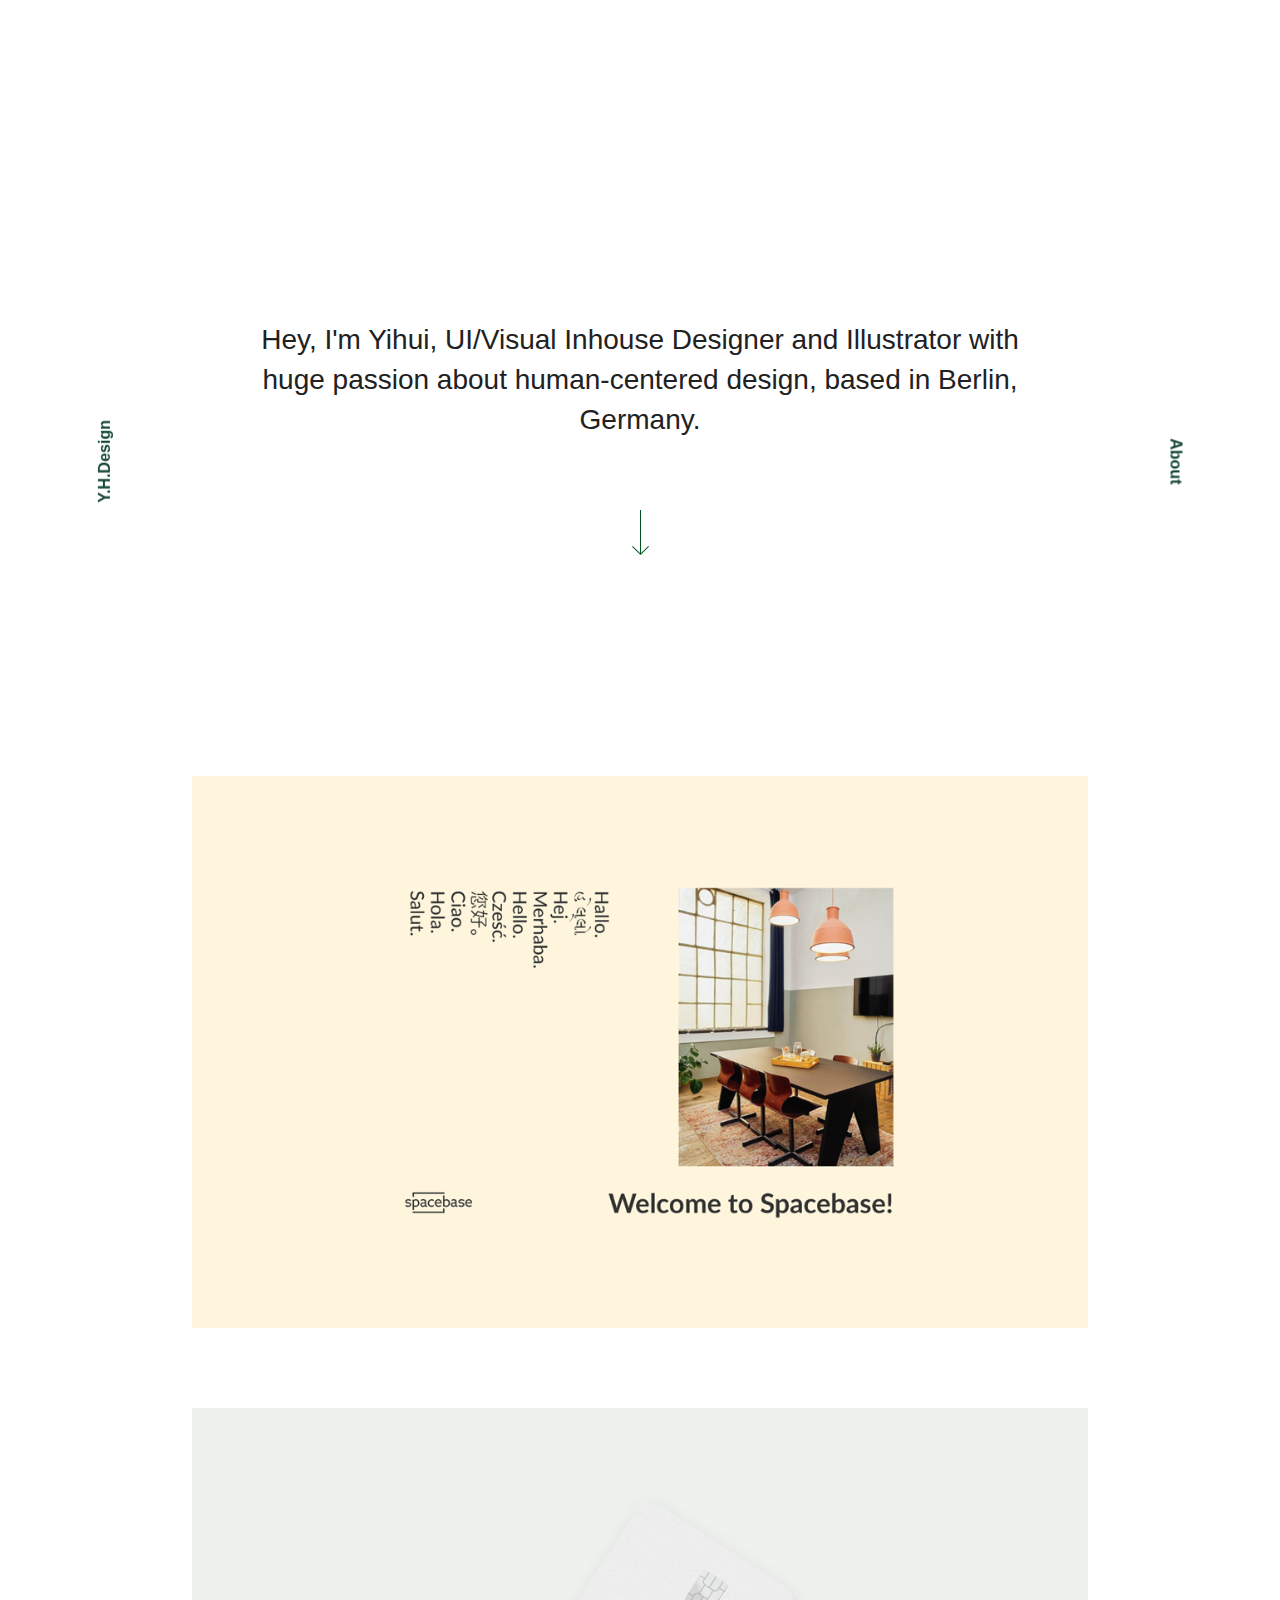
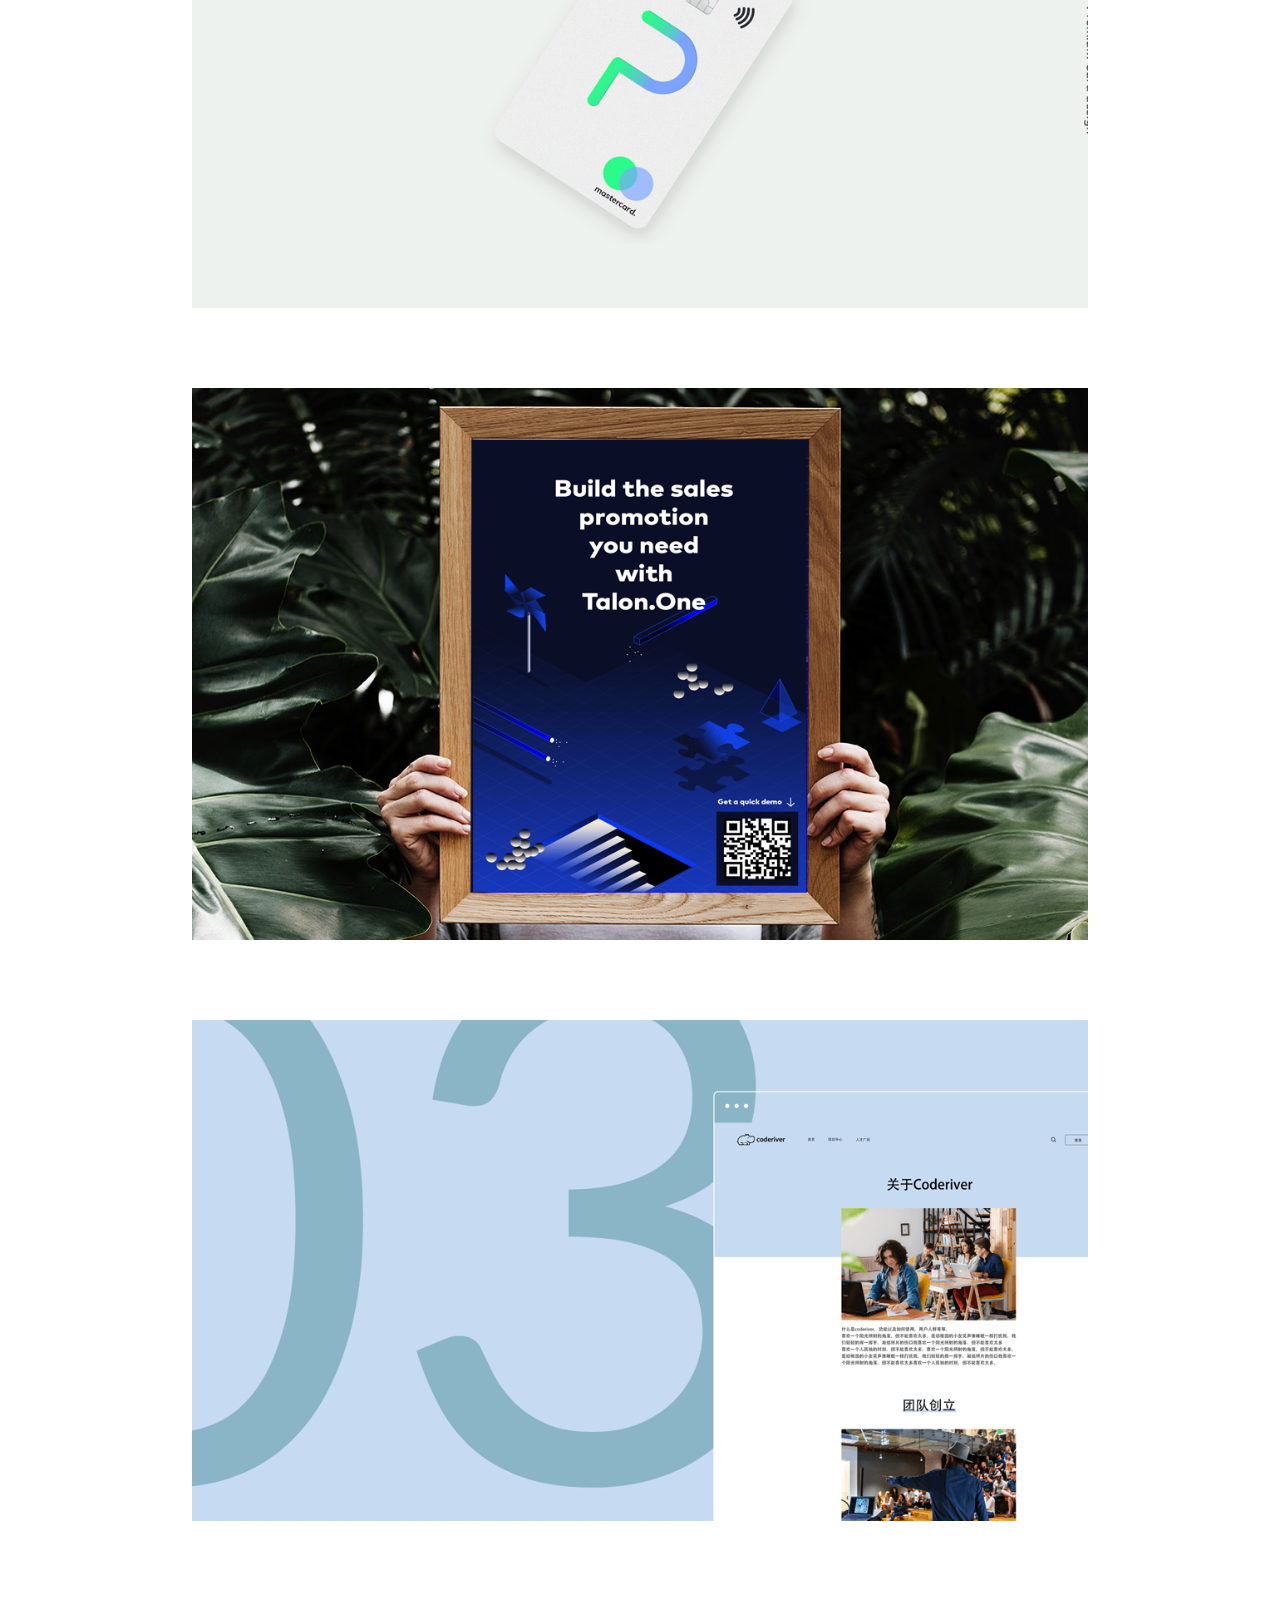
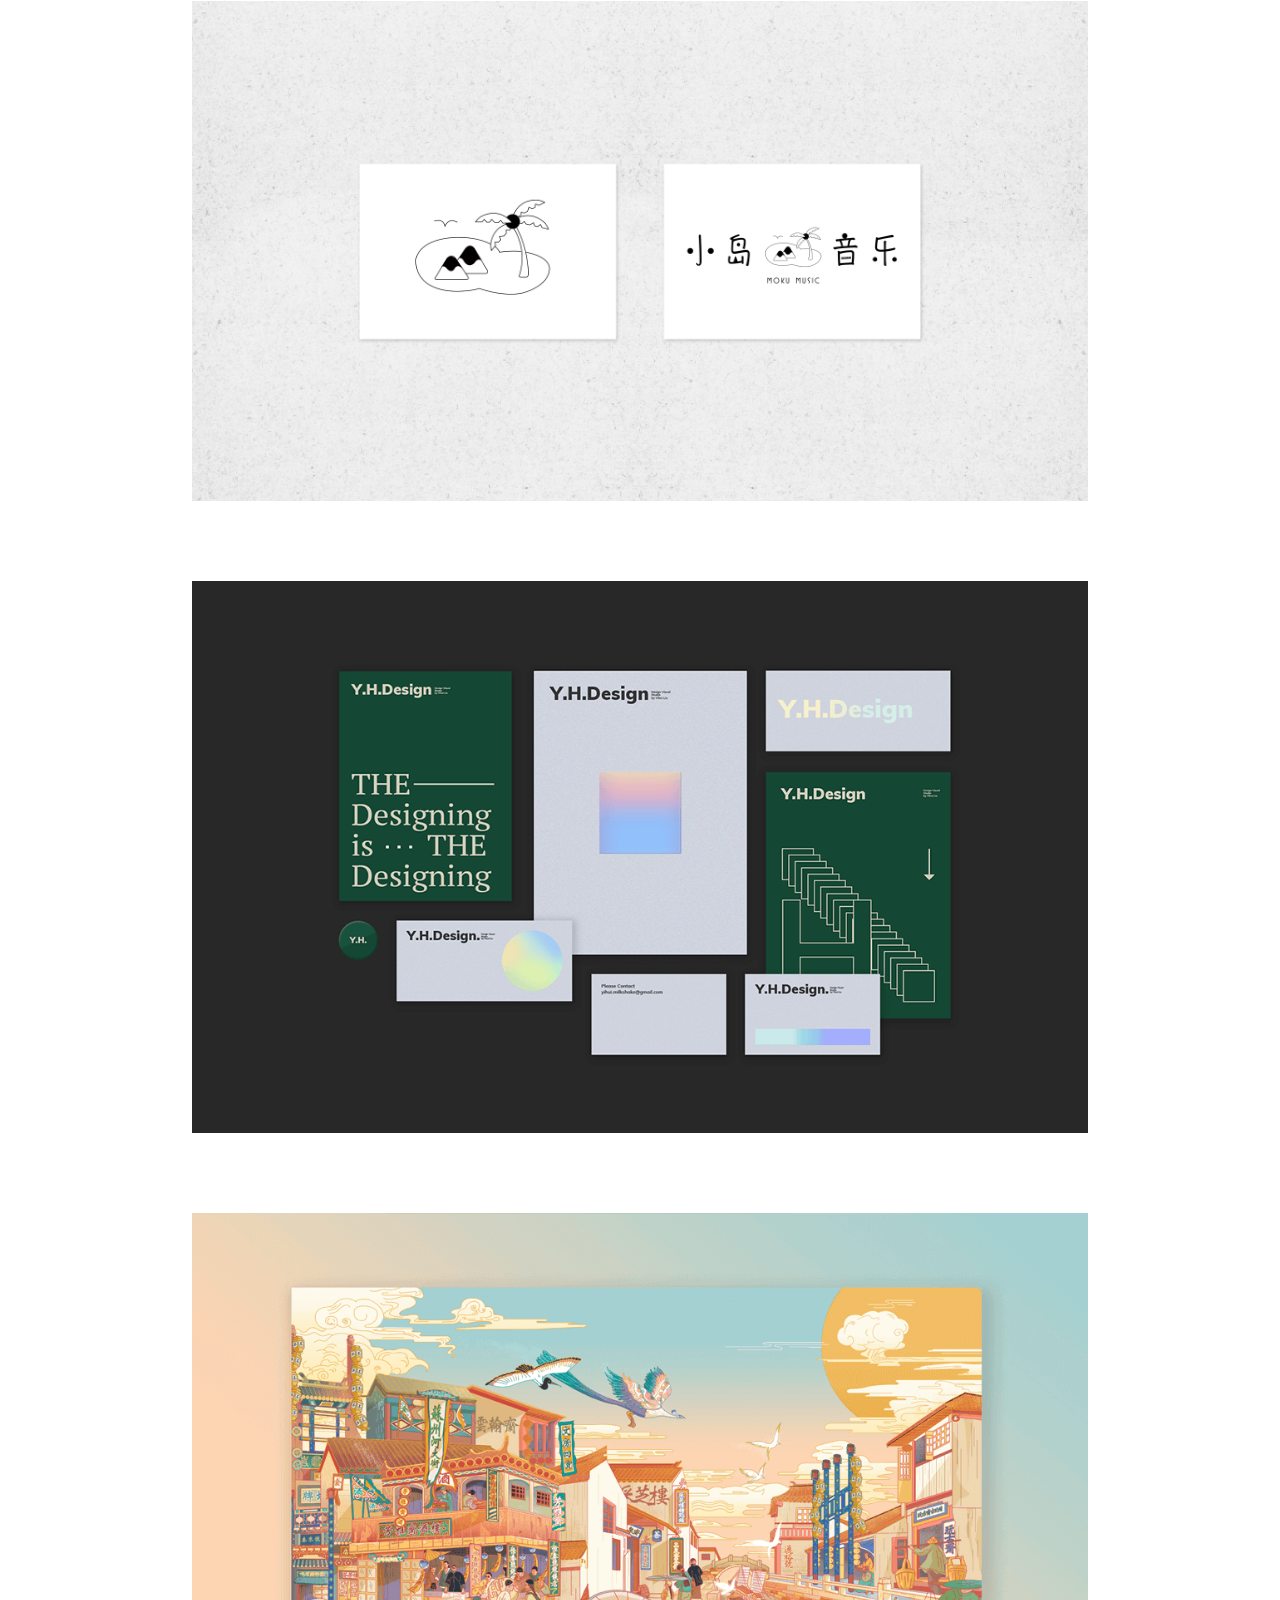
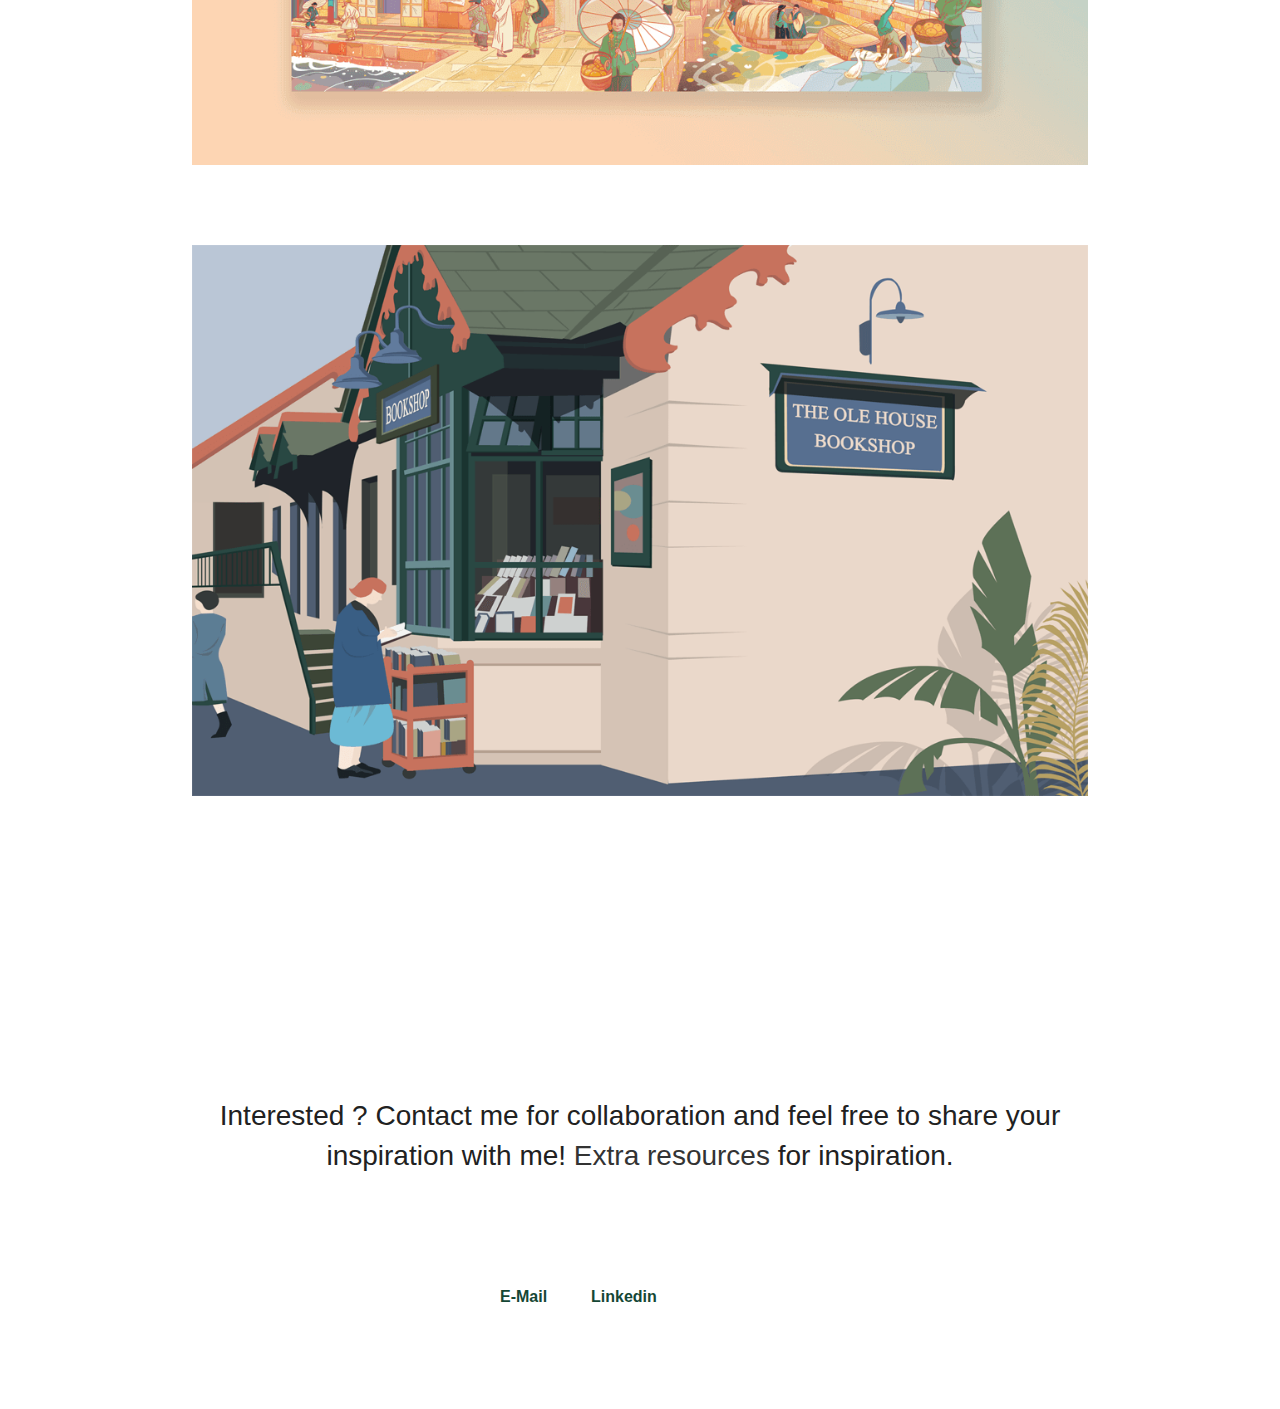
<file: profile/index.html>
<!--copyright © Yihui Liu 2019-->
<!DOCTYPE html>
<html lang="CN">
  <head>
    <meta charset="utf-8" />
    <meta http-equiv="X-UA-Compatible" content="IE=edge" />
    <meta
      name="viewport"
      content="width=device-width, initial-scale=1, user-scalable=0"
    />
    <title>Y.H.Design</title>
    <link rel="shortcut icon" href="images/favicon.ico" type="image/x-icon" />
    <link rel="stylesheet" href="css/index.css" />
    <link href="lib/bootstrap/css/bootstrap.css" rel="stylesheet" />
    <link
      rel="stylesheet"
      href="https://cdnjs.cloudflare.com/ajax/libs/font-awesome/4.7.0/css/font-awesome.min.css"
    />
    <script src="lib/html5shiv/html5shiv.min.js"></script>
    <script src="lib/respond/respond.min.js"></script>
  </head>
  <body>
    <header class="nm_nav">
      <div class="nm_nav_pc hidden-xs">
        <a href="index.html" class="index">Y.H.Design</a>
        <a href="about.html" class="about">About</a>
      </div>
      <div class="nm_nav_m hidden-sm hidden-md hidden-lg">
        <a href="index.html" class="index">Y.H.Design</a>
        <a href="about.html" class="about">About</a>
      </div>
    </header>
    <!--homepage Projects-->
    <section class="nm_project">
      <div class="intro">
        <div class="text">
          Hey, I'm Yihui, UI/Visual Inhouse Designer and Illustrator with huge
          passion about human-centered design, based in Berlin, Germany.
        </div>
        <a href="#" class="icon"><img src="images/arrow.png" alt="" /></a>
        <div class="work_container_pc hidden-xs">
          <div class="work_02">
            <a href="spacebase.html"
              ><img src="images/spacebase_home.png" alt=""
            /></a>
          </div>
          <div class="work_02">
            <a href="penta.html"><img src="images/penta_cover.png" alt="" /></a>
          </div>
          <div class="work_02">
            <a href="talonone.html"
              ><img src="images/talonone_home.png" alt=""
            /></a>
          </div>

          <div class="work_02">
            <a href="mobile.html"
              ><img src="images/coderiver_cover.png" alt=""
            /></a>
          </div>

          <div class="work_02">
            <a href="moku.html"><img src="images/moku_01.png" alt="" /></a>
          </div>
          <div class="work_02">
            <a href="graphic.html"
              ><img src="images/design_home.png" alt=""
            /></a>
          </div>
          <div class="work_02">
            <a href="illustration_summer.html"
              ><img src="images/home_06.png" alt=""
            /></a>
          </div>
          <div class="work_02">
            <a href="illustration.html"
              ><img src="images/home_01.png" alt=""
            /></a>
          </div>

          <div class="contact">
            <p>
              Interested ? Contact me for collaboration and feel free to share
              your inspiration with me! <a href="https://coindataflow.com/en">Extra resources</a> for inspiration.
            </p>
          </div>
          <div class="email">
            <a href="mailto:yihui.milkshake@gmail.com">E-Mail</a>

            <a
              target="_blank"
              href="https://www.linkedin.com/in/yihui-liu-b98627121/"
              >Linkedin</a
            >
          </div>
        </div>
        <div class="work_container_m hidden-sm hidden-md hidden-lg">
          <div class="work_01">
            <a href="spacebase.html"
              ><img src="images/spacebase_home.png" alt=""
            /></a>
          </div>
          <div class="work_01">
            <a href="penta.html"><img src="images/penta_cover.png" alt="" /></a>
          </div>
          <div class="work_01">
            <a href="talonone.html"
              ><img src="images/talonone_home.png" alt=""
            /></a>
          </div>

          <div class="work_01">
            <a href="mobile.html"
              ><img src="images/coderiver_cover.png" alt=""
            /></a>
          </div>

          <div class="work_01">
            <a href="moku.html"><img src="images/moku_01.png" alt="" /></a>
          </div>
          <div class="work_01">
            <a href="graphic.html"
              ><img src="images/design_home.png" alt=""
            /></a>
          </div>
          <div class="work_01">
            <a href="illustration_summer.html"
              ><img src="images/home_06.png" alt=""
            /></a>
          </div>
          <div class="work_01">
            <a href="illustration.html"
              ><img src="images/home_01.png" alt=""
            /></a>
          </div>

          <div class="email">
            <a href="mailto:yihui.milkshake@gmail.com">E-Mail</a>

            <a
              target="_blank"
              href="https://www.linkedin.com/in/yihui-liu-b98627121/"
              >Linkedin</a
            >
          </div>
        </div>
      </div>
    </section>
    <!--首页（4）底部 -->

    <footer class="nm_contact"></footer>

    <script src="lib/jquery/jquery.min.js"></script>
    <script src="lib/bootstrap/js/bootstrap.min.js"></script>
    <!--添加js样式-->
    <script src="js/index.js"></script>
  </body>
</html>
</file>
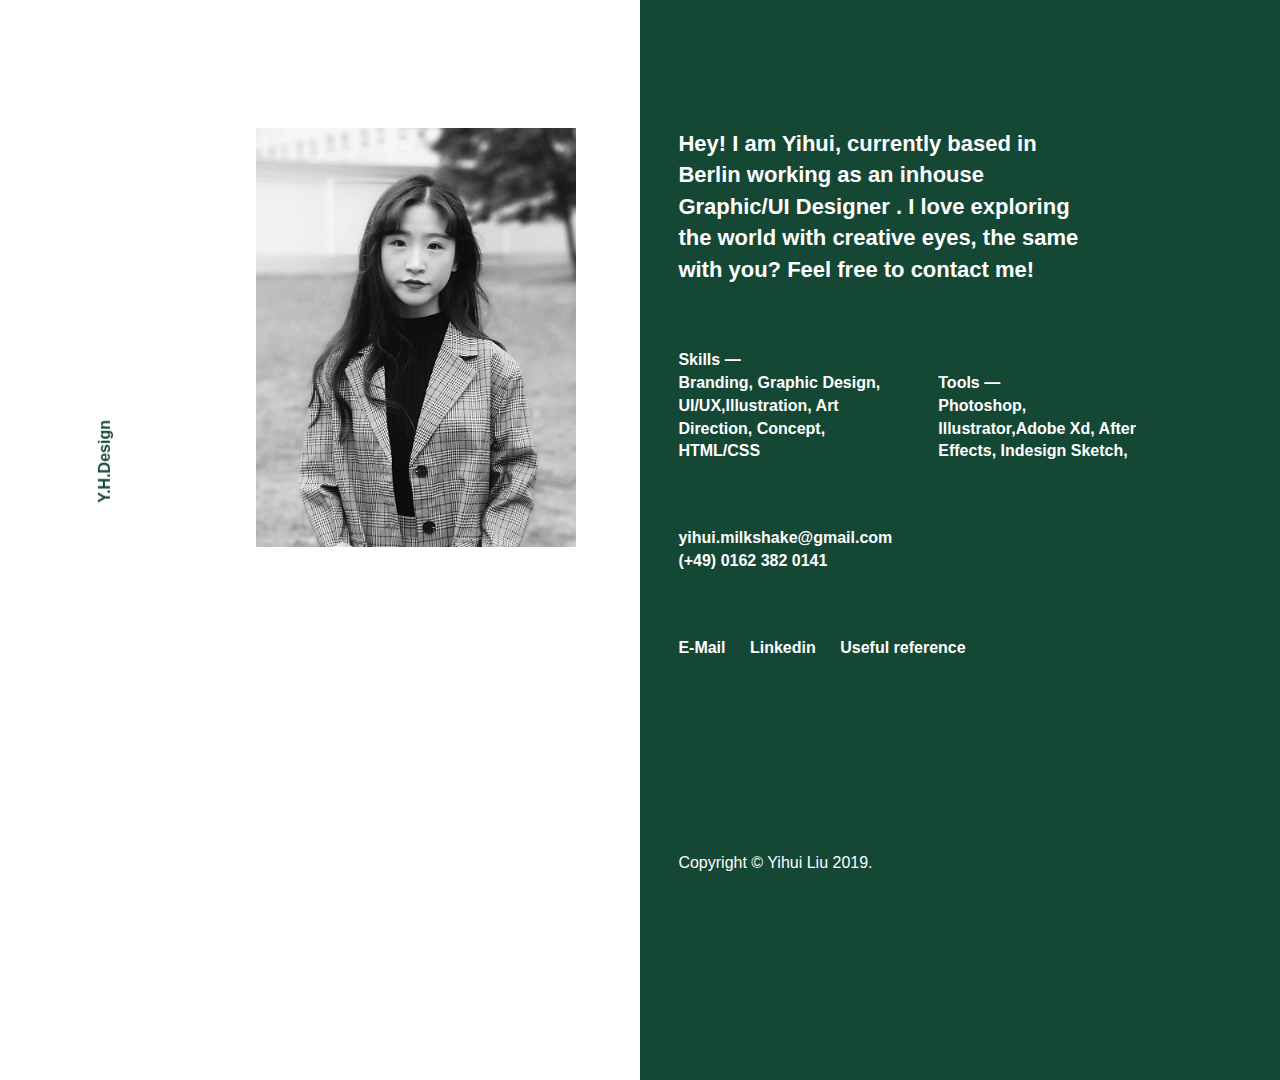
<file: profile/about.html>
<!--h5文档申明:copyright © Yihui Liu-->
<!DOCTYPE html>
<html lang="CN">
<head>
    <meta charset="utf-8">
    <meta http-equiv="X-UA-Compatible" content="IE=edge">
    <meta name="viewport" content="width=device-width, initial-scale=1, user-scalable=0">
    <title>Y.H.Studio About</title>
    <link rel="shortcut icon" href="images/favicon.ico" type="image/x-icon"/>
    <link rel="stylesheet" href="css/index.css">
    <link href="lib/bootstrap/css/bootstrap.css" rel="stylesheet">
    <link rel="stylesheet" href="https://cdnjs.cloudflare.com/ajax/libs/font-awesome/4.7.0/css/font-awesome.min.css">
    <script src="lib/html5shiv/html5shiv.min.js"></script>
    <script src="lib/respond/respond.min.js"></script>
</head>
<body>


<header class="nm_nav">
    <div class="nm_nav_pc hidden-xs">
        <a href="index.html" class="index">Y.H.Design</a>
        <a href="about.html" class="about">About</a>
    </div>
    <div class="nm_nav_m_about hidden-sm hidden-md hidden-lg">
        <a href="index.html" class="index">Y.H.Design</a>
        <a href="about.html" class="about">About</a>
    </div>
</header>
<!--首页（2）about -->
<section class="nm_about">
    <!--pc端-->
    <div class="nm_about_pc hidden-xs">
        <div class="left">
            <div class="imgBox">
                <img src="images/personal_img.png" alt="">
            </div>
        </div>
        <div class="right">
            <div class="text_01">Hey! I am Yihui, currently based in Berlin working as an inhouse Graphic/UI Designer . I love exploring the world with creative eyes, the same with you? Feel free to contact me!</div>
            <div class="text_02">
                Skills — <br>
                Branding, Graphic Design, UI/UX,Illustration, 
                Art Direction, Concept, HTML/CSS
            </div>
            <div class="text_03">
                Tools — <br>
                Photoshop, Illustrator,Adobe Xd,
                After Effects, Indesign
                Sketch, 
            </div>
            <br>
            <div class="contact">
                yihui.milkshake@gmail.com<br>(+49) 0162 382 0141
            </div>
            <div class="email">
                <a href="mailto:yihui.milkshake@gmail.com">E-Mail</a>
              
                <a target="_blank" href="https://www.linkedin.com/in/yihui-liu-b98627121/">Linkedin</a>

                <a href="https://coindataflow.com/en">Useful reference</a>
            </div>
            <div class="text_04">
               Copyright © Yihui Liu 2019.
            </div>
        </div>
    </div>
    <!--移动端-->
    <div class="nm_about_m hidden-sm hidden-md hidden-lg">
        <div class="text_01">Hey! I am Yihui, currently based in Berlin working as an inhouse UI/Visual Designer. I love exploring the world with creative eyes, the same with you? Feel free to contact me!</div>
        <div class="text_02">
            Skills — <br>
                Branding, Graphic Design, UI/UX, Illustration, 
                Prototyping, User-research, HTML/CSS
        </div>
        <div class="text_03">
           Tools — <br>
           Photoshop, Illustrator, Adobe Xd,
           After Effects, Indesign
           Sketch
        </div>
        <br>
        <div class="contact">
            yihui.milkshake@gmail.com<br>(+49) 0162 382 0141
        </div>
        <div class="email">
            <a href="mailto:yihui.milkshake@gmail.com">E-Mail</a>
            
            <a target="_blank" href="https://www.linkedin.com/in/yihui-liu-b98627121/">Linkedin</a>
        </div>
        <div class="text_04">
            Copyright © Yihui Liu 2019.
        </div>
    </div>

</section>
<!--首页（4）底部 -->



<script src="lib/jquery/jquery.min.js"></script>
<script src="lib/bootstrap/js/bootstrap.min.js"></script>
<!--添加js样式-->
<script src="js/index.js"></script>
</body>
</html>
</file>
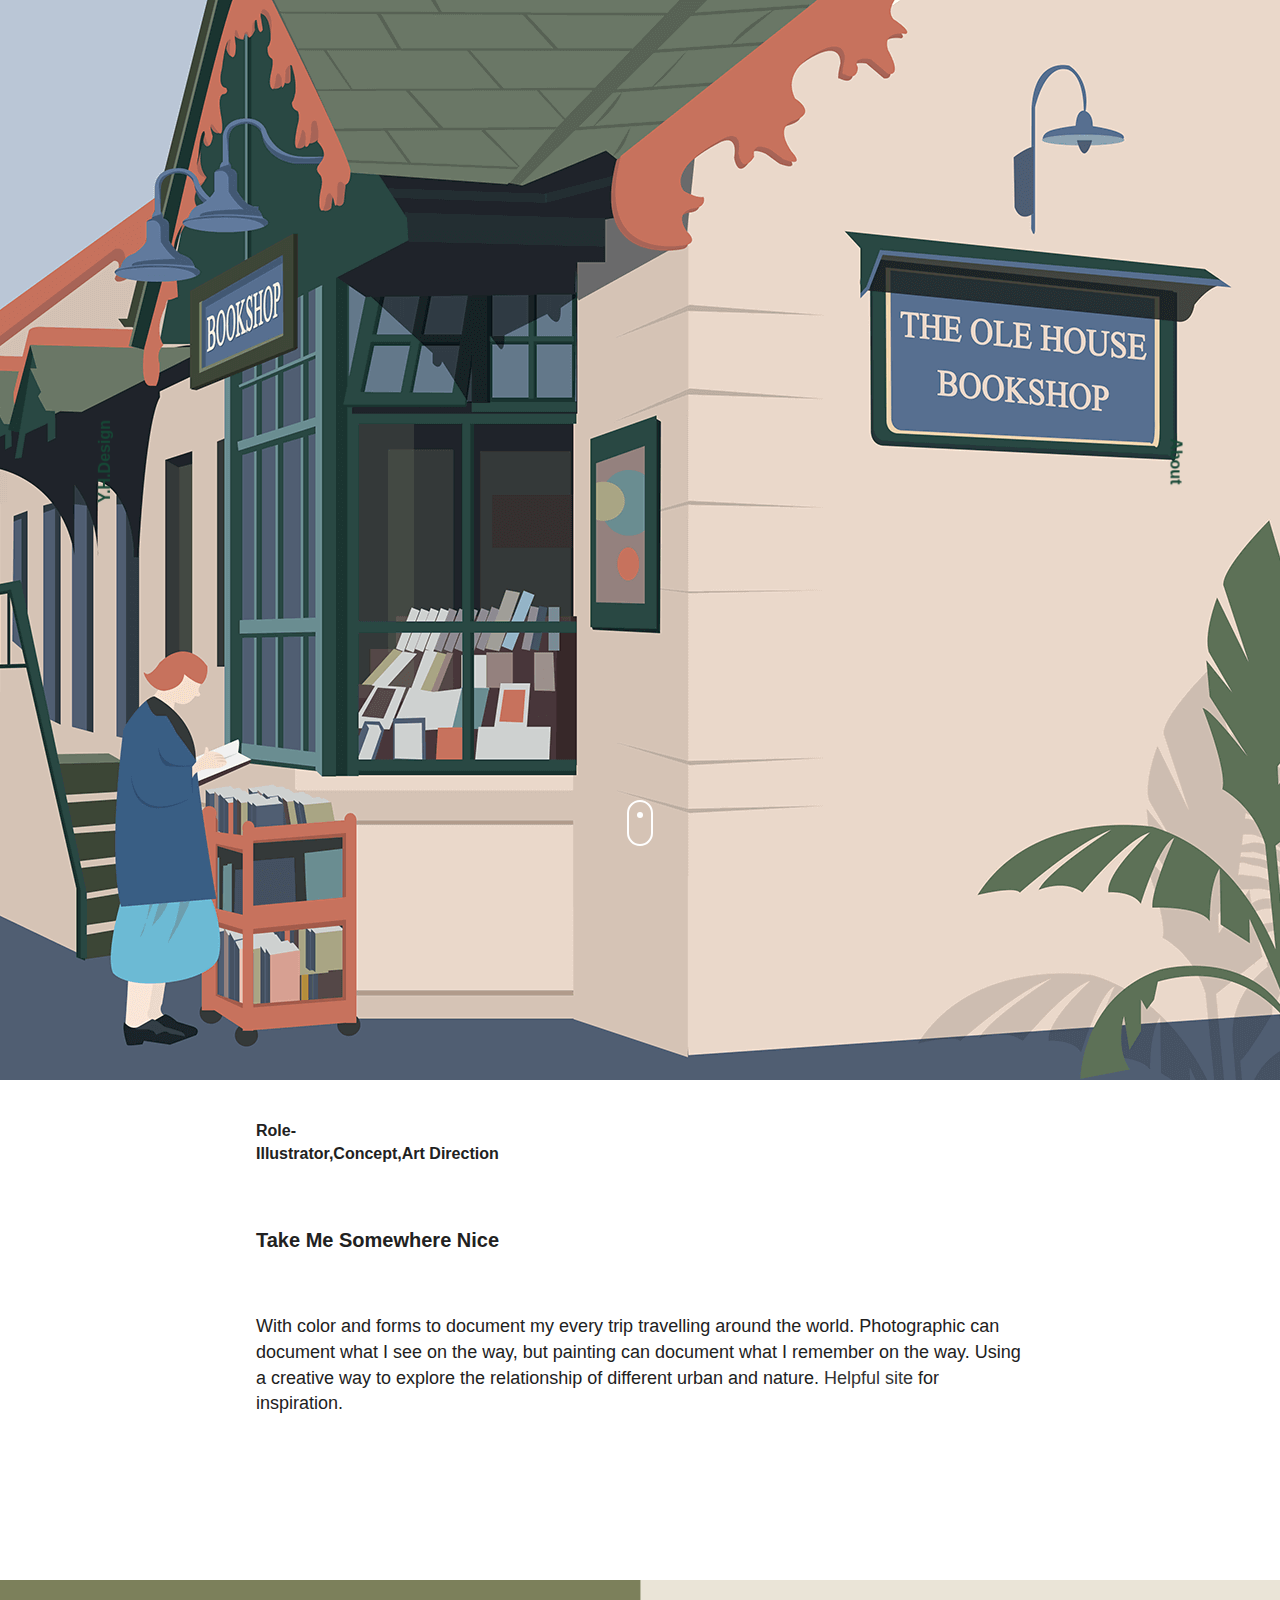
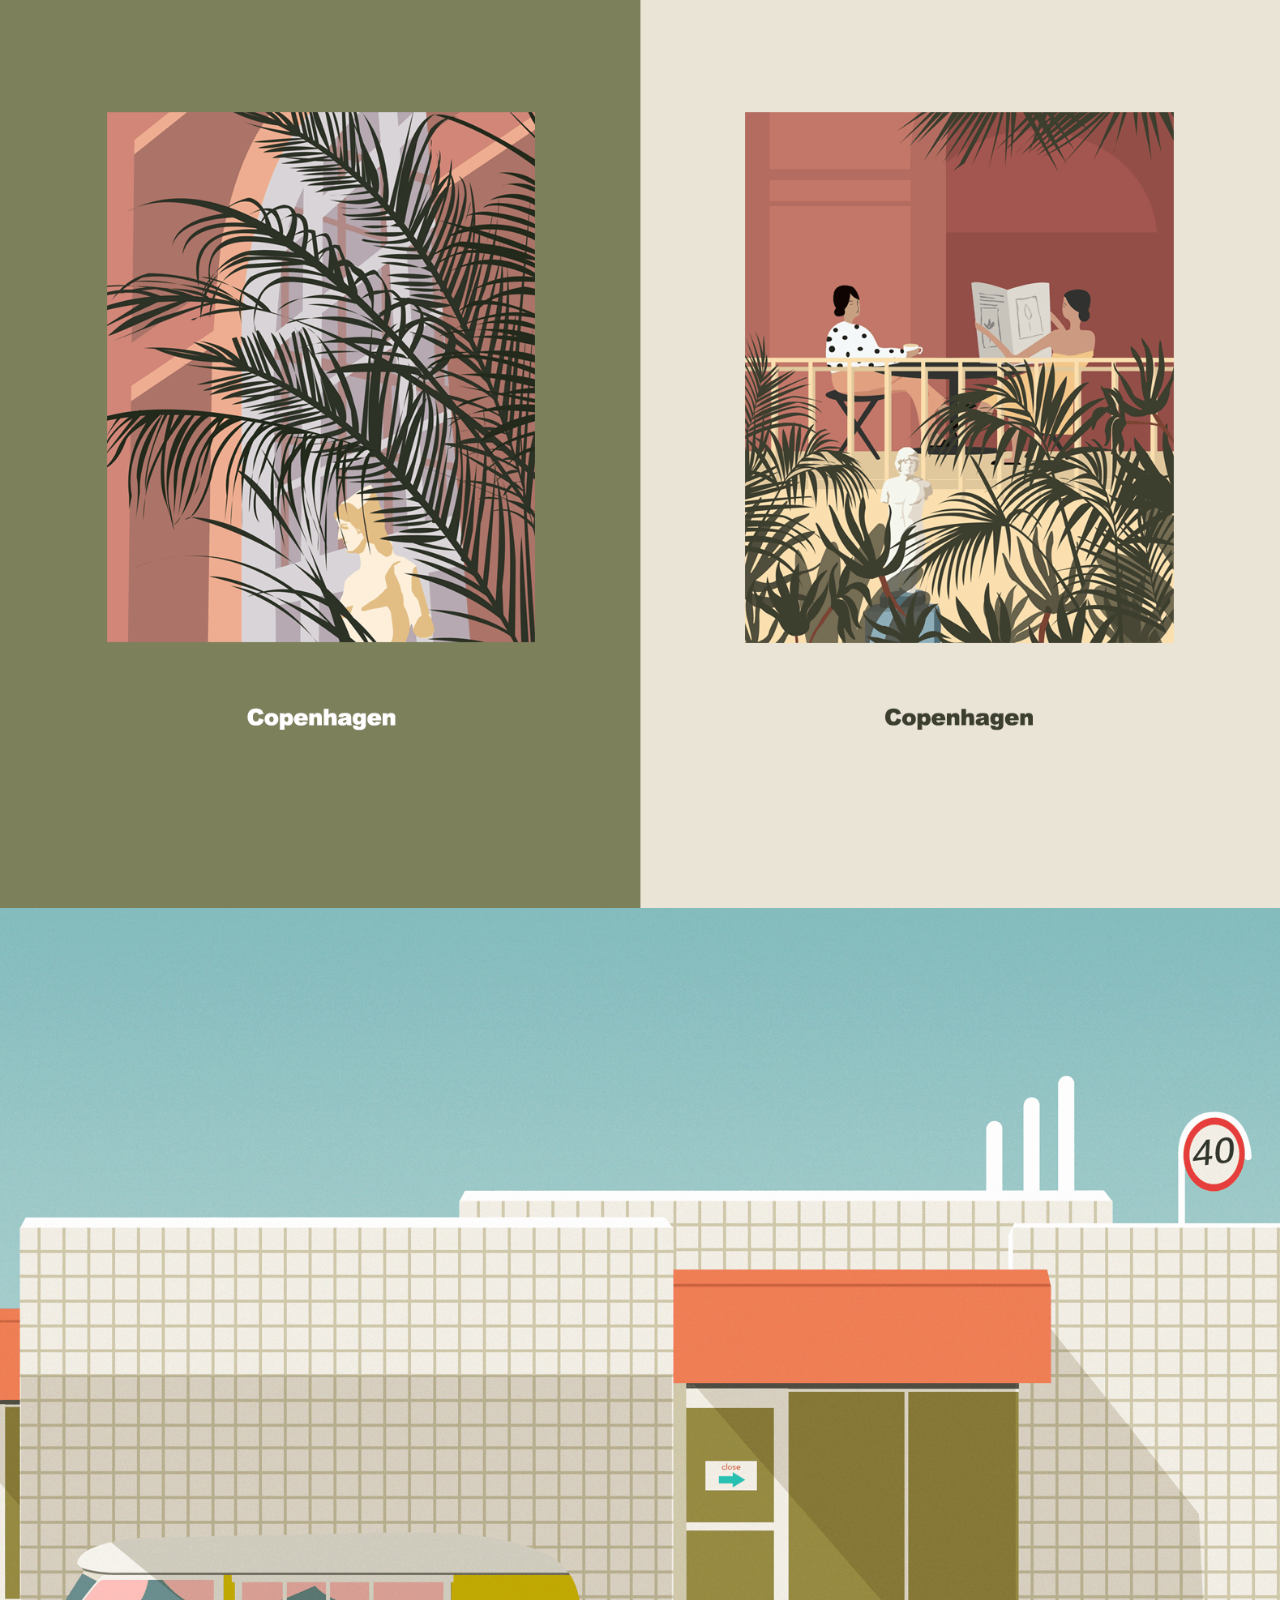
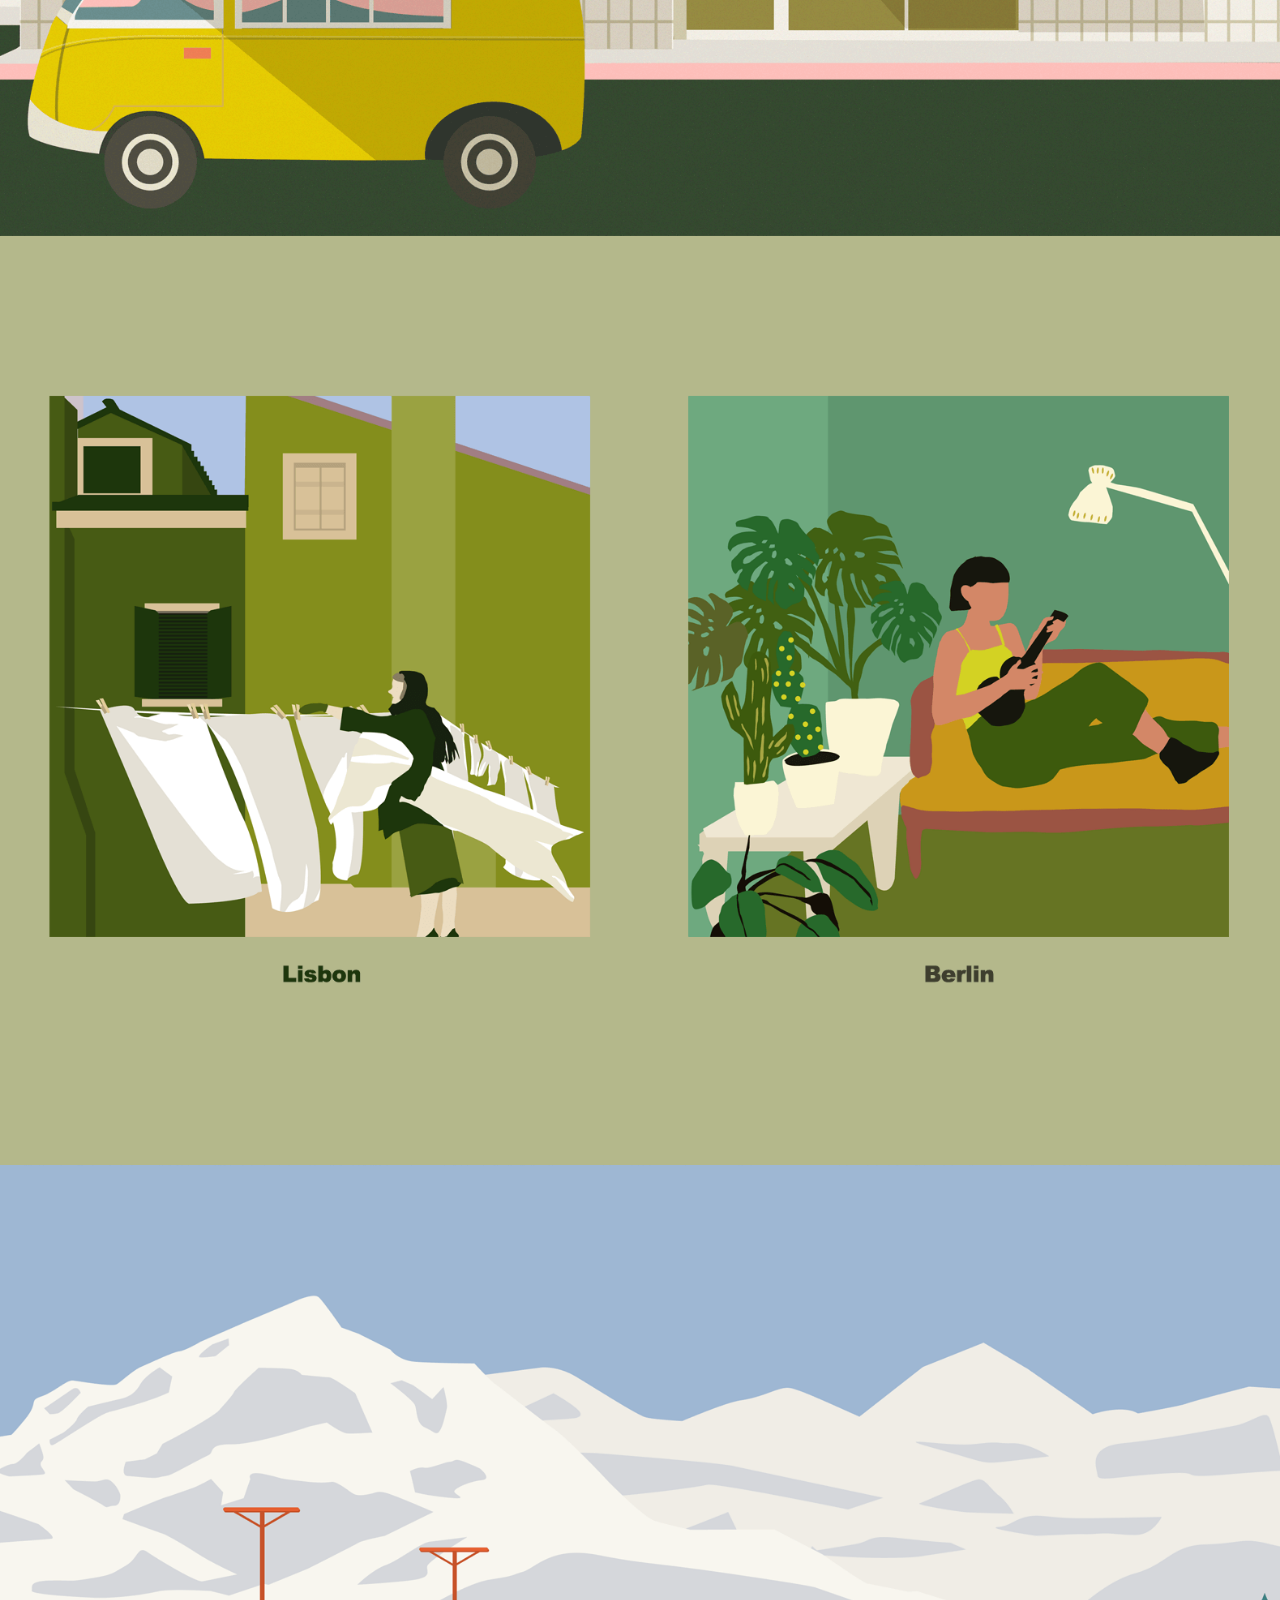
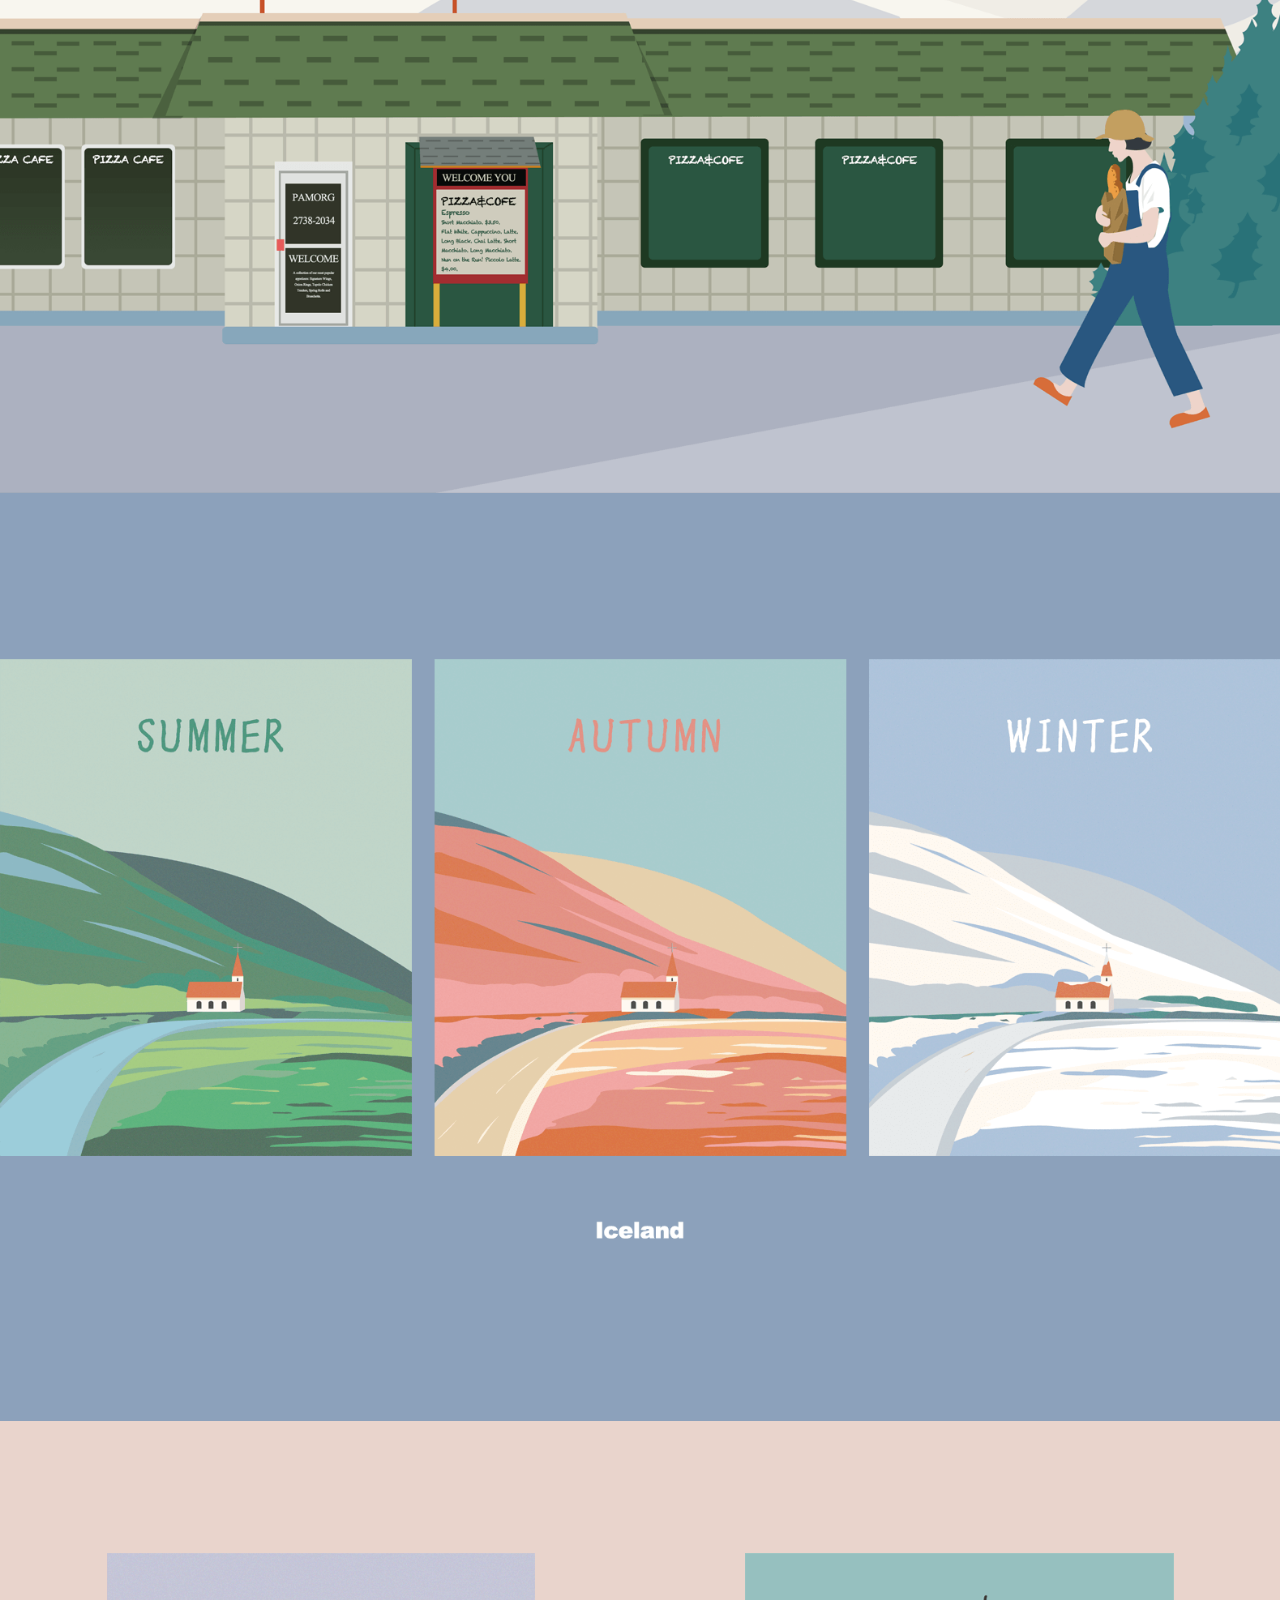
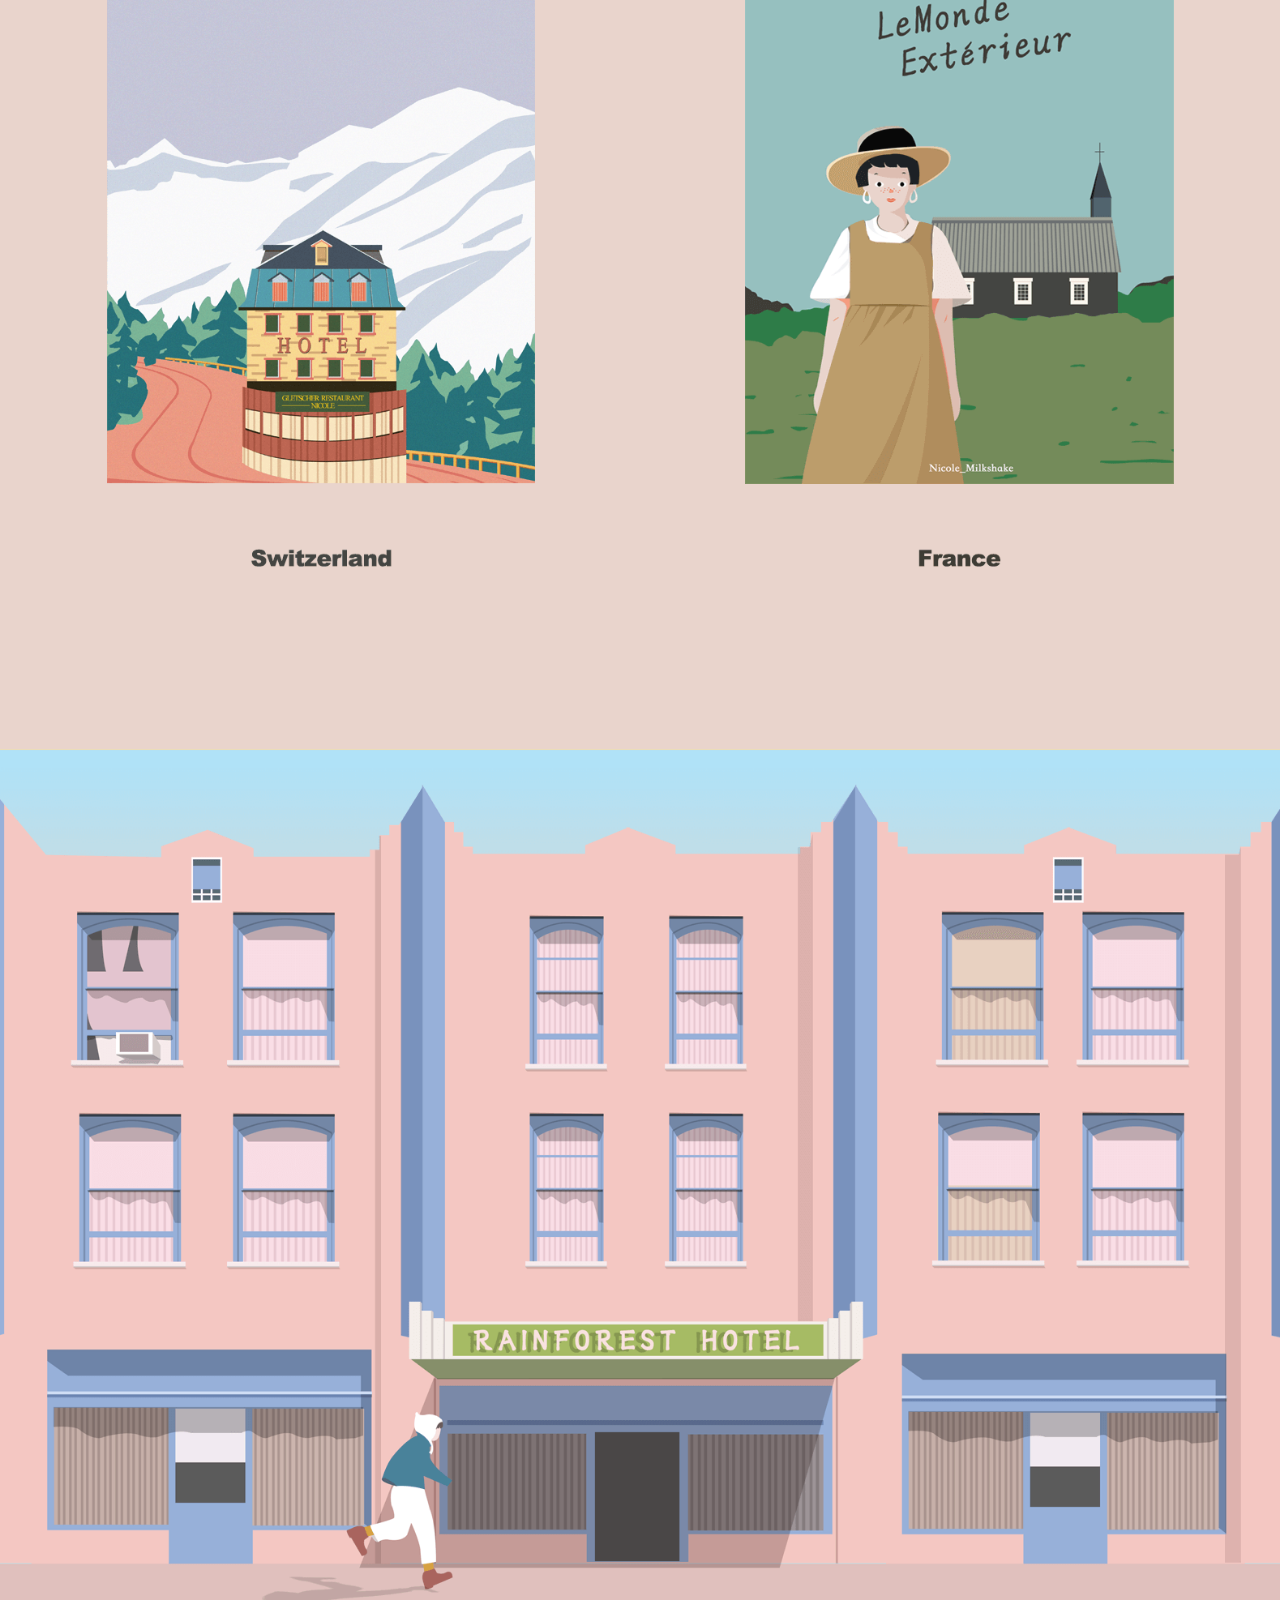
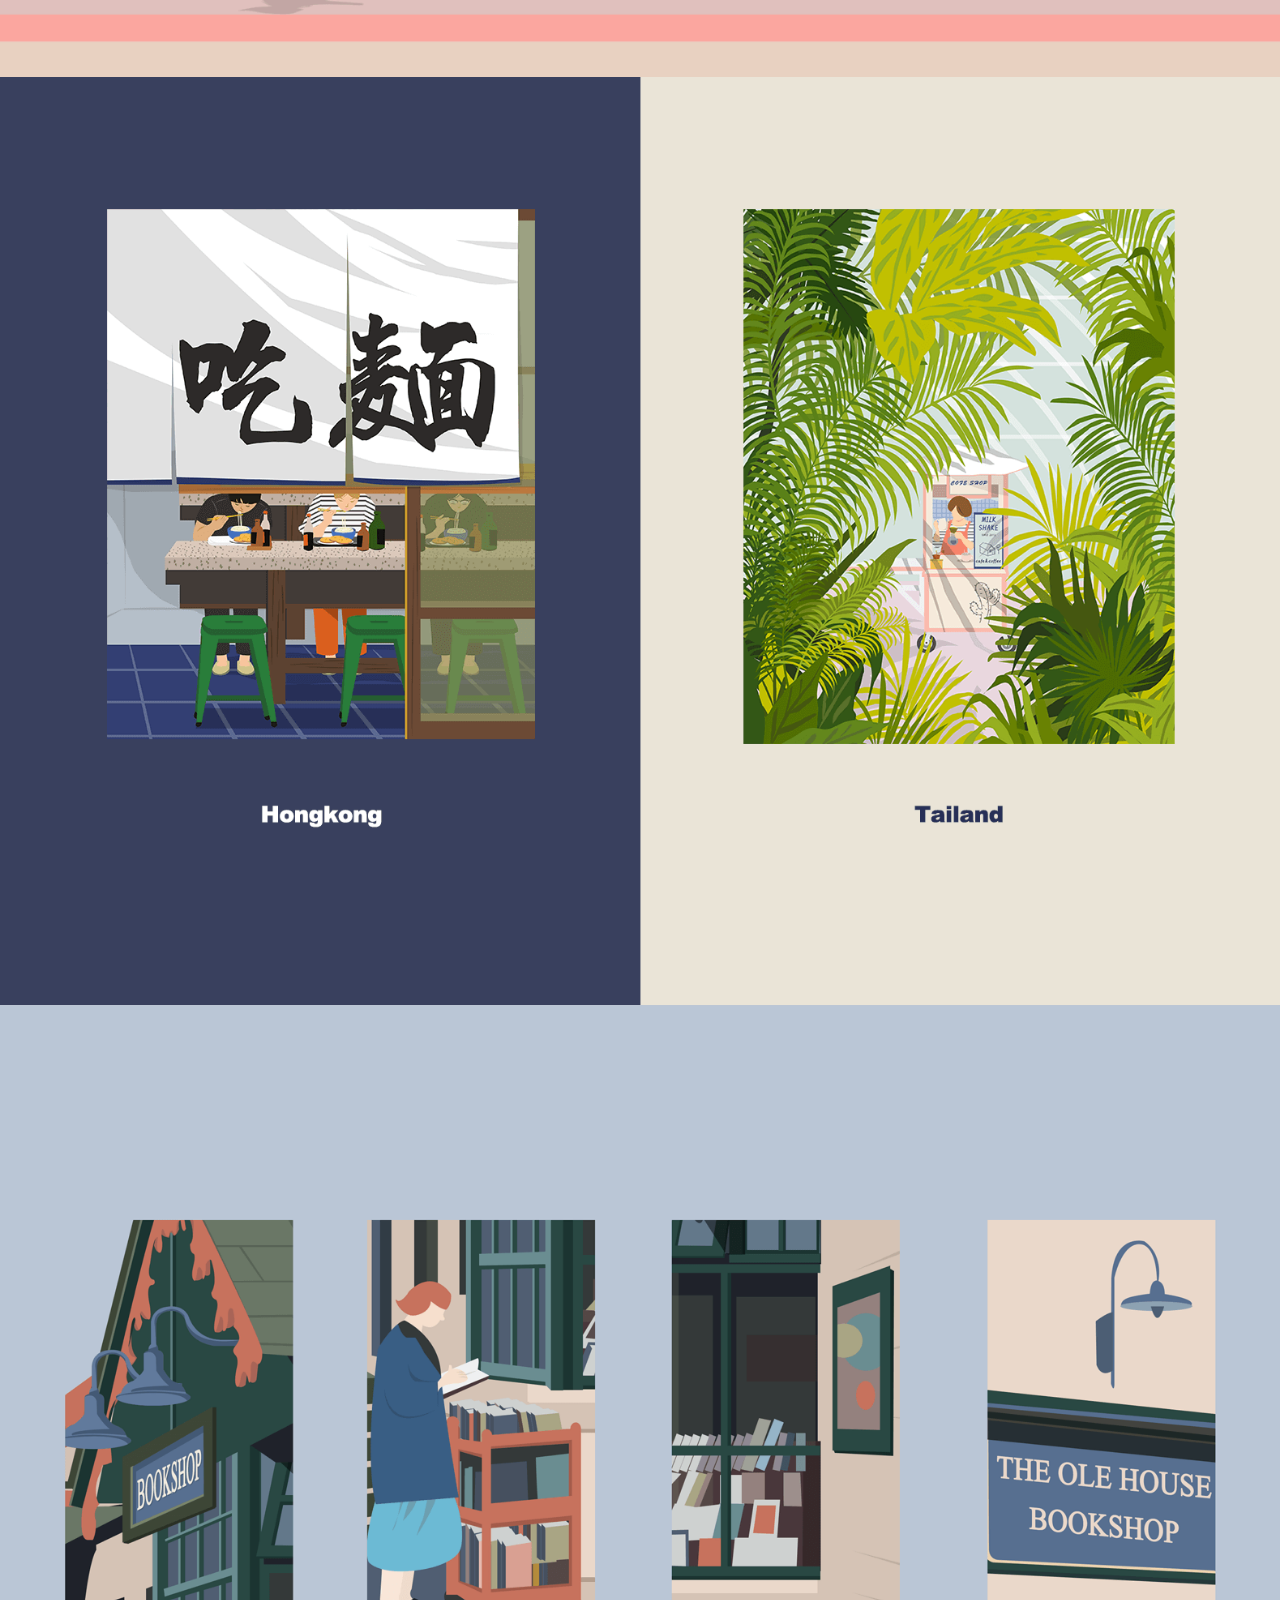
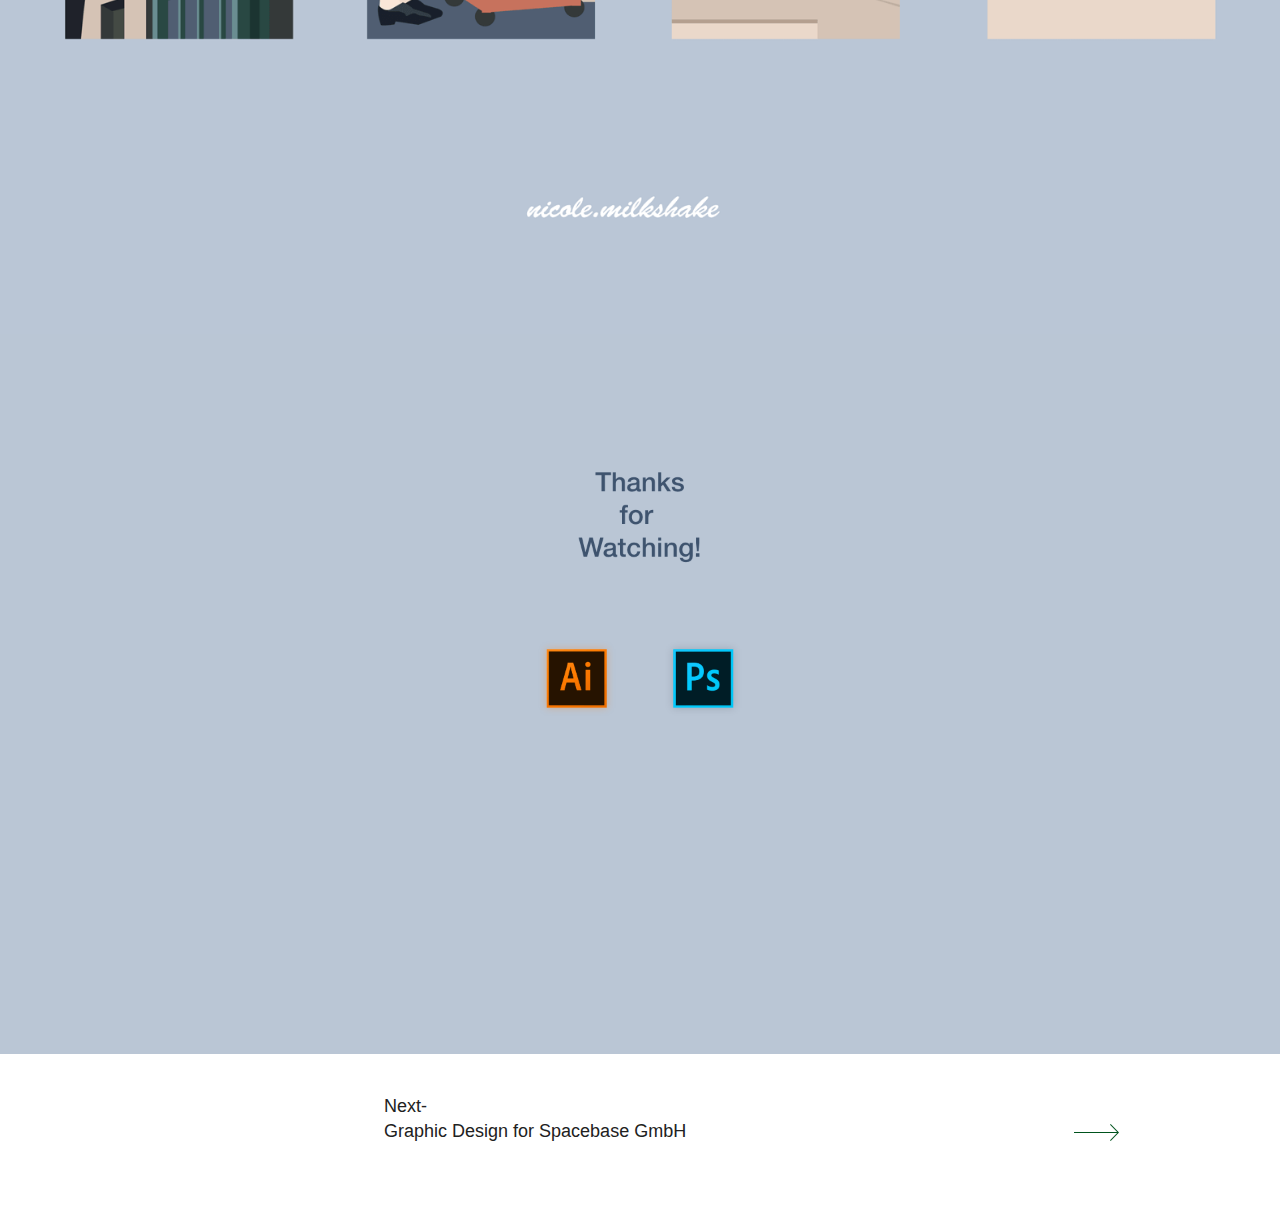
<file: profile/illustration.html>
<!--h5文档申明:copyright © Yihui Liu-->
<!DOCTYPE html>
<html lang="CN">
  <head>
    <meta charset="utf-8" />
    <meta http-equiv="X-UA-Compatible" content="IE=edge" />
    <meta
      name="viewport"
      content="width=device-width, initial-scale=1, user-scalable=0"
    />
    <title>Illustrations</title>
    <link rel="shortcut icon" href="images/favicon.ico" type="image/x-icon" />
    <link rel="stylesheet" href="css/index.css" />
    <link href="lib/bootstrap/css/bootstrap.css" rel="stylesheet" />
    <link
      rel="stylesheet"
      href="https://cdnjs.cloudflare.com/ajax/libs/font-awesome/4.7.0/css/font-awesome.min.css"
    />
    <script src="lib/html5shiv/html5shiv.min.js"></script>
    <script src="lib/respond/respond.min.js"></script>
  </head>
  <body>
    <!--首页（1）手机端显示的logo
<div class="logo_m hidden-lg hidden-md hidden-sm"><p>NICOLE.MILKSHAKE</p></div> -->
    <!--首页（1）两边 -->
    <header class="nm_nav">
      <div class="nm_nav_pc hidden-xs">
        <a href="index.html" class="index">Y.H.Design</a>
        <a href="about.html" class="about">About</a>
      </div>
      <div class="nm_nav_m hidden-sm hidden-md hidden-lg">
        <a href="index.html" class="index">Y.H.Design</a>
        <a href="about.html" class="about">About</a>
      </div>
    </header>
    <!--首页（2）作品模块有视觉差 -->
    <section class="illustration">
      <div class="illustration_box">
        <div class="bg hidden-xs" data-stellar-background-ratio="0">
          <div class="mouse">
            <div class="dot"></div>
          </div>
        </div>
        <div
          class="bg_m hidden-sm hidden-lg hidden-md"
          data-stellar-background-ratio="0"
        ></div>
        <div class="content_box">
          <div class="text">
            <p class="text_01">
              Role- <br />
              Illustrator,Concept,Art Direction
            </p>
            <p class="text_02">Take Me Somewhere Nice</p>
            <p class="text_03_pc hidden-xs">
              With color and forms to document my every trip travelling around
              the world. Photographic can document what I see on the way, but
              painting can document what I remember on the way. Using a creative
              way to explore the relationship of different urban and nature. <a href="https://coindataflow.com/en">Helpful site</a> for inspiration.
            </p>
            <p class="text_03_m hidden-md hidden-lg hidden-sm">
              With color and forms to document my every trip travelling around
              the world. Photographic can document what I see on the way, but
              painting can document what I remember on the way. Using a creative
              way to explore the relationship of different urban and nature.
            </p>
          </div>
          <div class="work_01">
            <div class="imgBox">
              <img src="images/illustration_02.png" alt="" />
              <img src="images/illustration_03.png" alt="" />
              <img src="images/illustration_04.png" alt="" />
              <img src="images/illustration_05.png" alt="" />
              <img src="images/illustration_06.png" alt="" />
              <img src="images/illustration_07.png" alt="" />
              <img src="images/illustration_08.png" alt="" />
              <img src="images/illustration_09.png" alt="" />
              <img src="images/illustration_10.png" alt="" />
              <img src="images/illustration_11.png" alt="" />
              <div class="next_pc hidden-xs">
                <a href="spacebase.html"
                  >Next- <br />
                  Graphic Design for Spacebase GmbH
                </a>
                <a href="spacebase.html" class="icon"
                  ><img src="images/arrow_next.png" alt=""
                /></a>
              </div>
              <div class="next_m hidden-md hidden-md hidden-lg">
                <a href="spacebase.html"
                  >Next- <br />
                  Graphic Design for Spacebase GmbH
                </a>
                <a href="spacebase.html" class="icon"
                  ><img src="images/arrow_next.png" alt=""
                /></a>
              </div>
            </div>
          </div>
        </div>
      </div>
    </section>

    <script src="lib/jquery/jquery.min.js"></script>
    <script src="lib/bootstrap/js/bootstrap.min.js"></script>
    <script src="js/jquery.stellar.js"></script>
    <script src="js/index_stellar.js"></script>
    <!--添加js样式-->
    <script src="js/index.js"></script>
  </body>
</html>
</file>
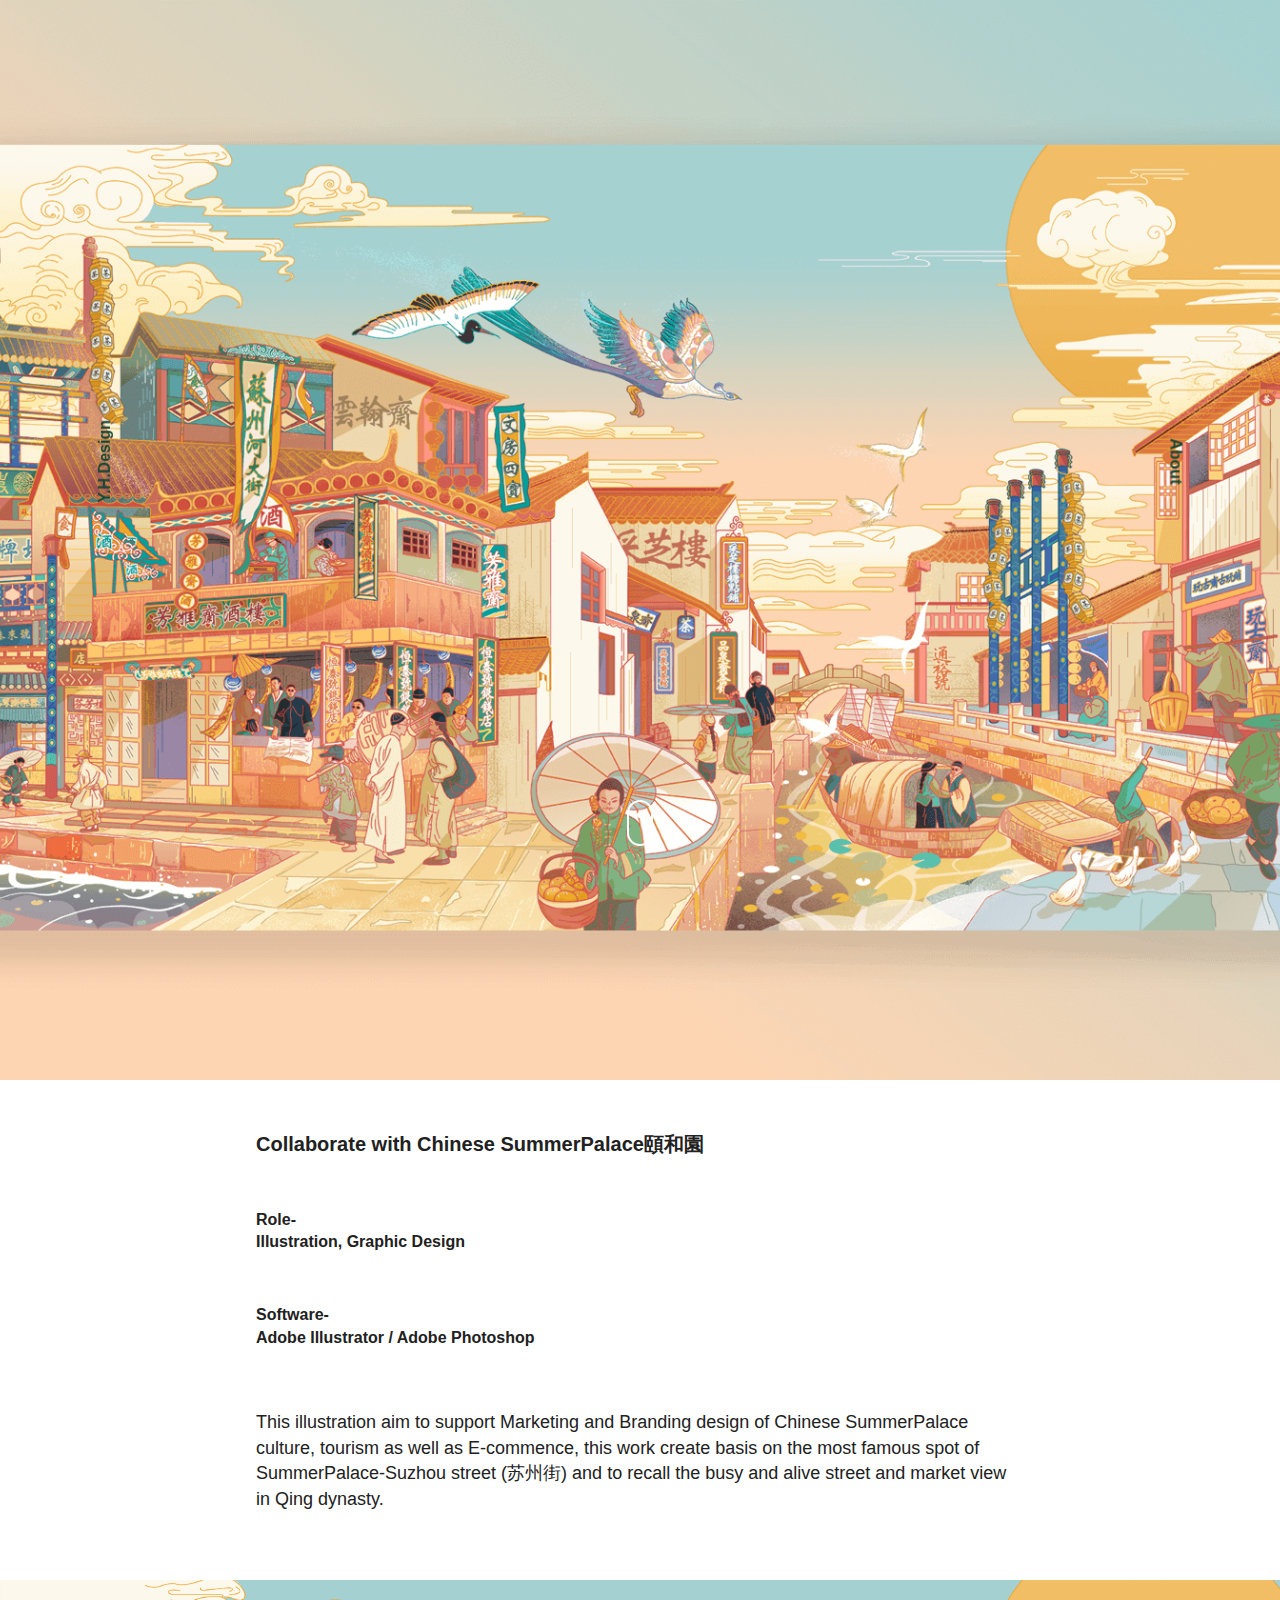
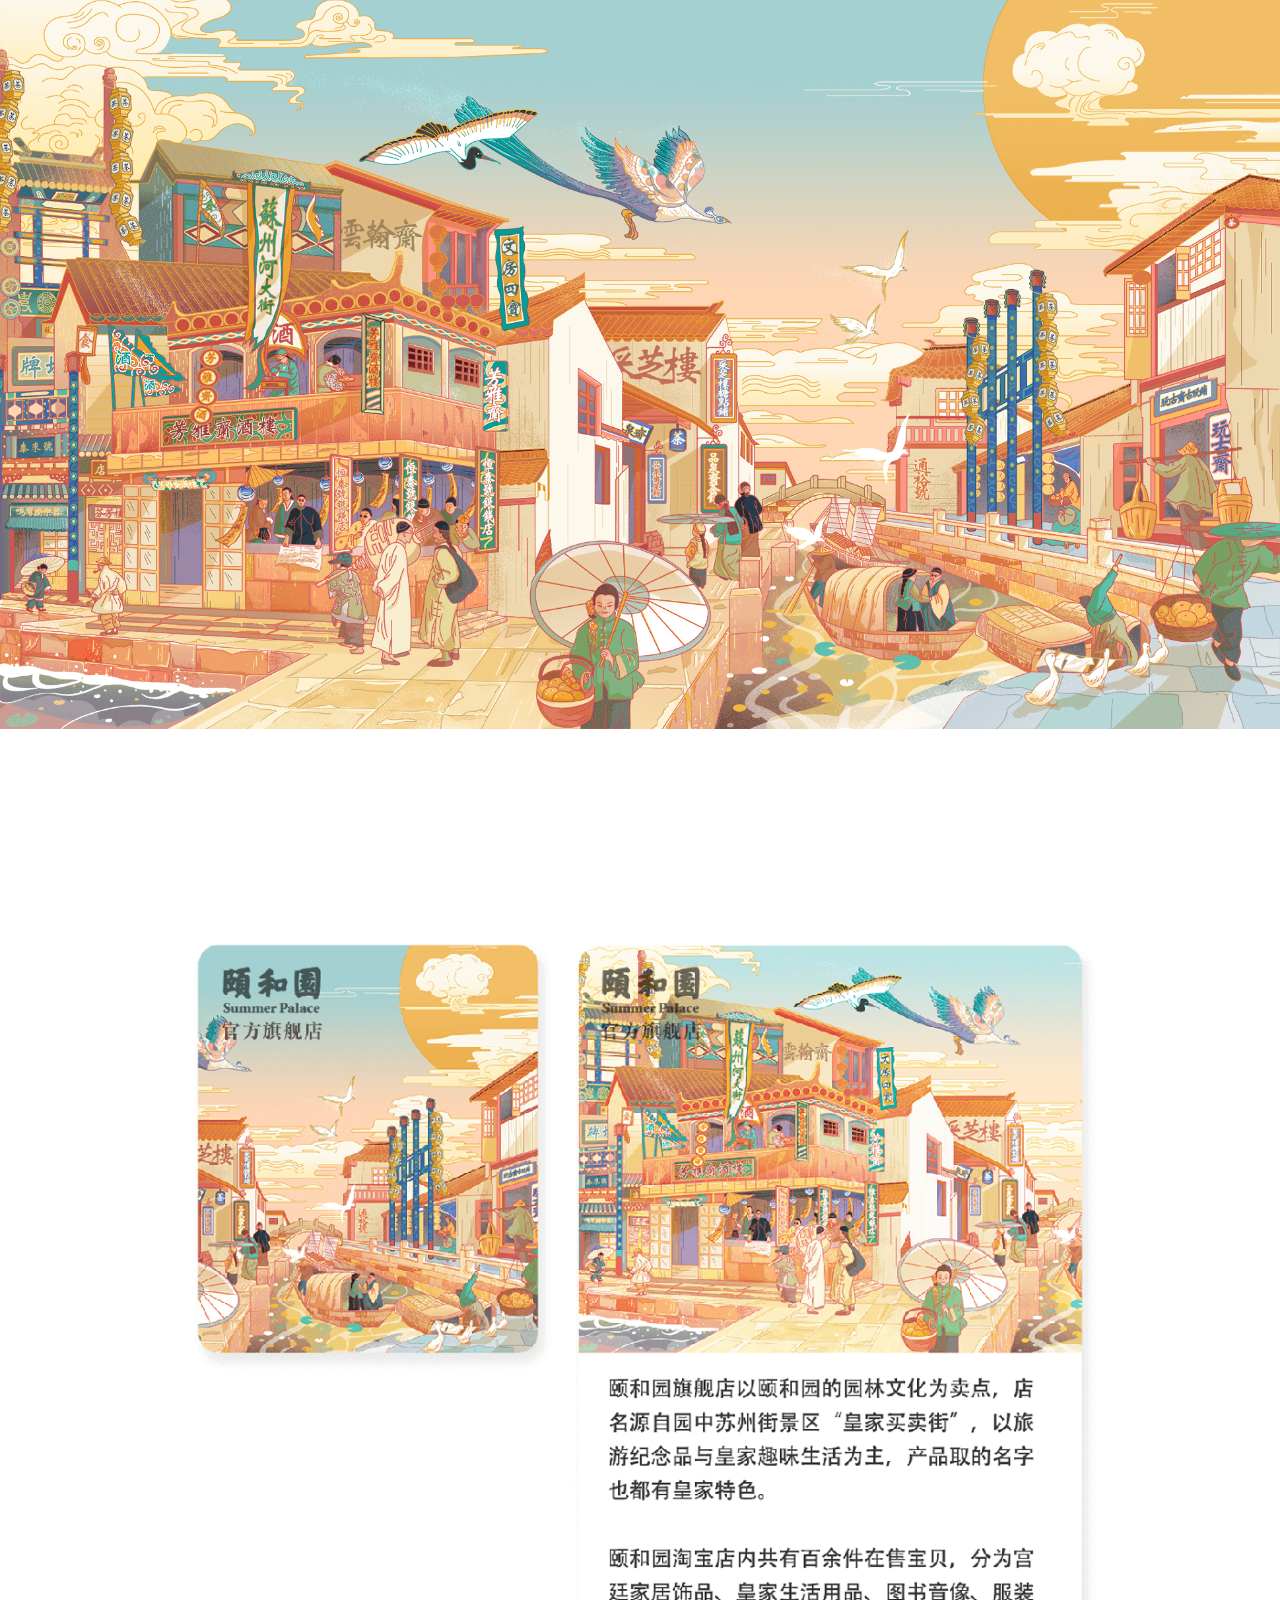
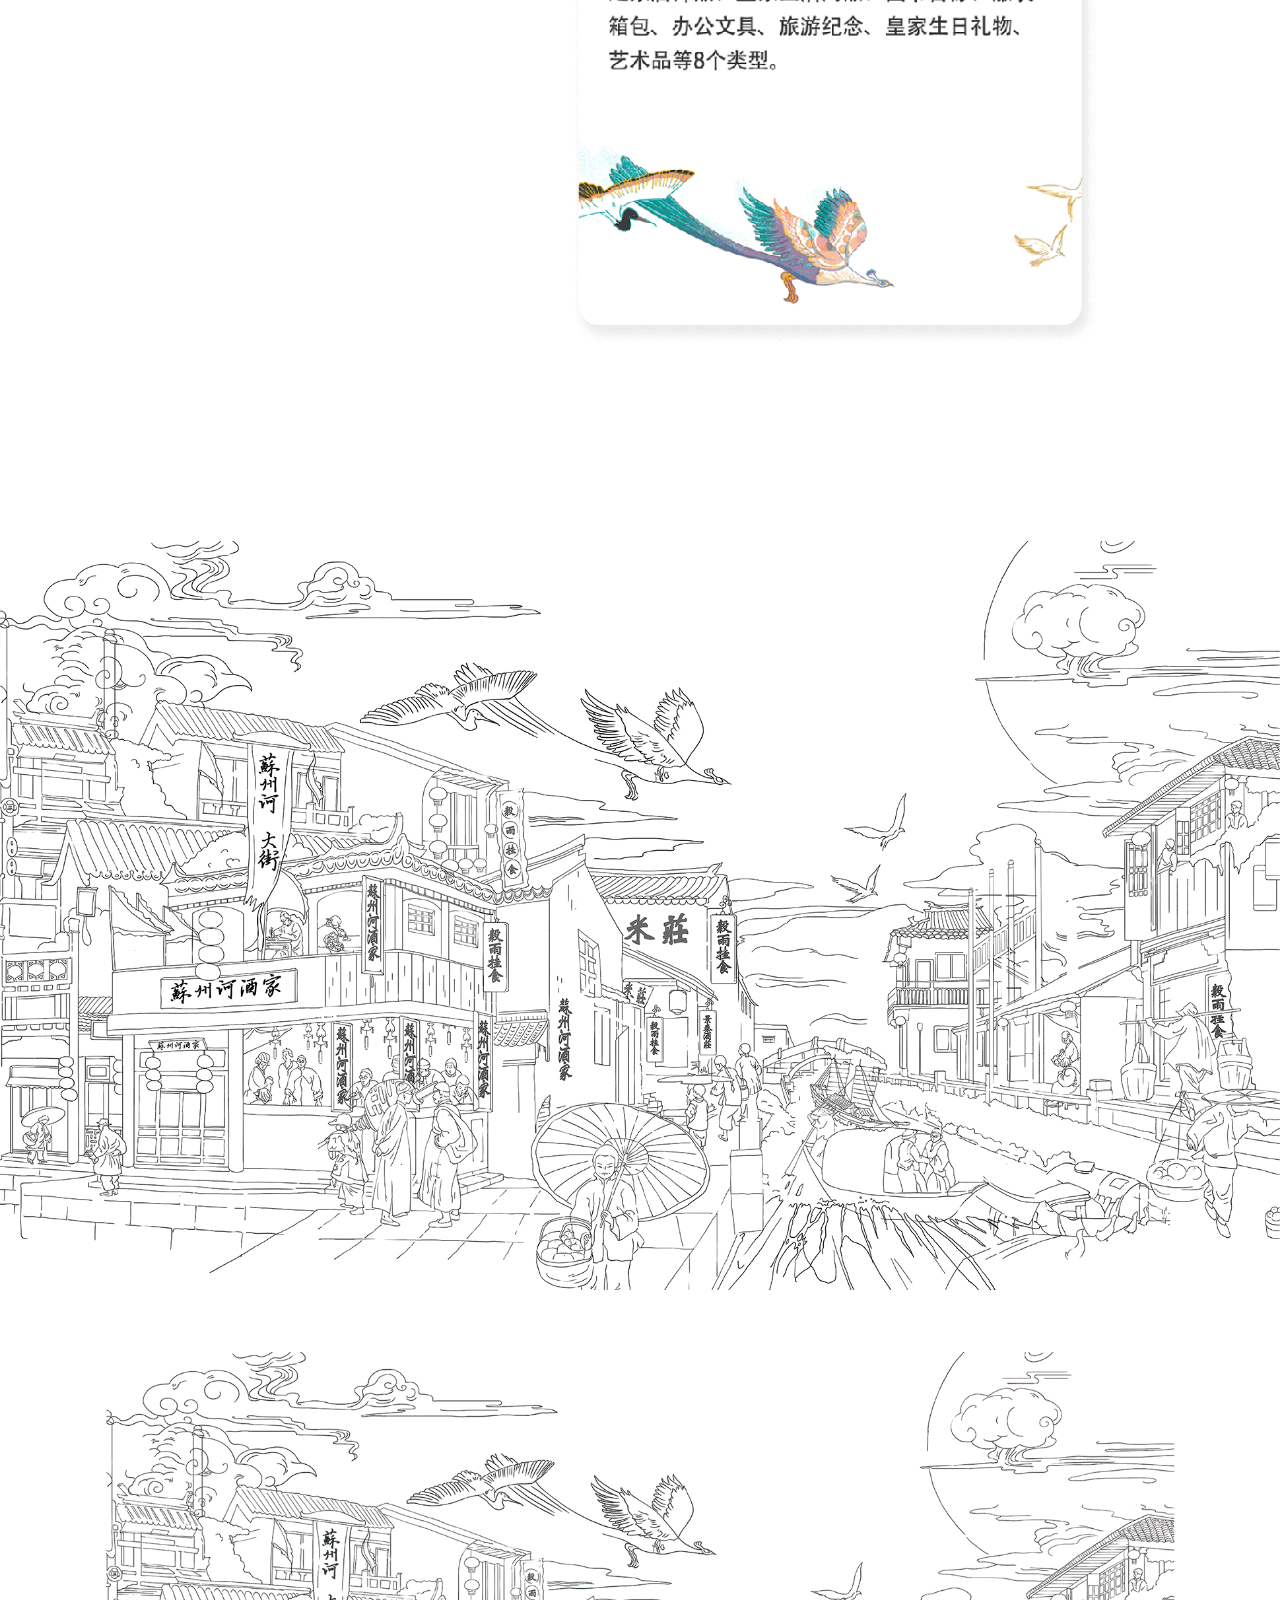
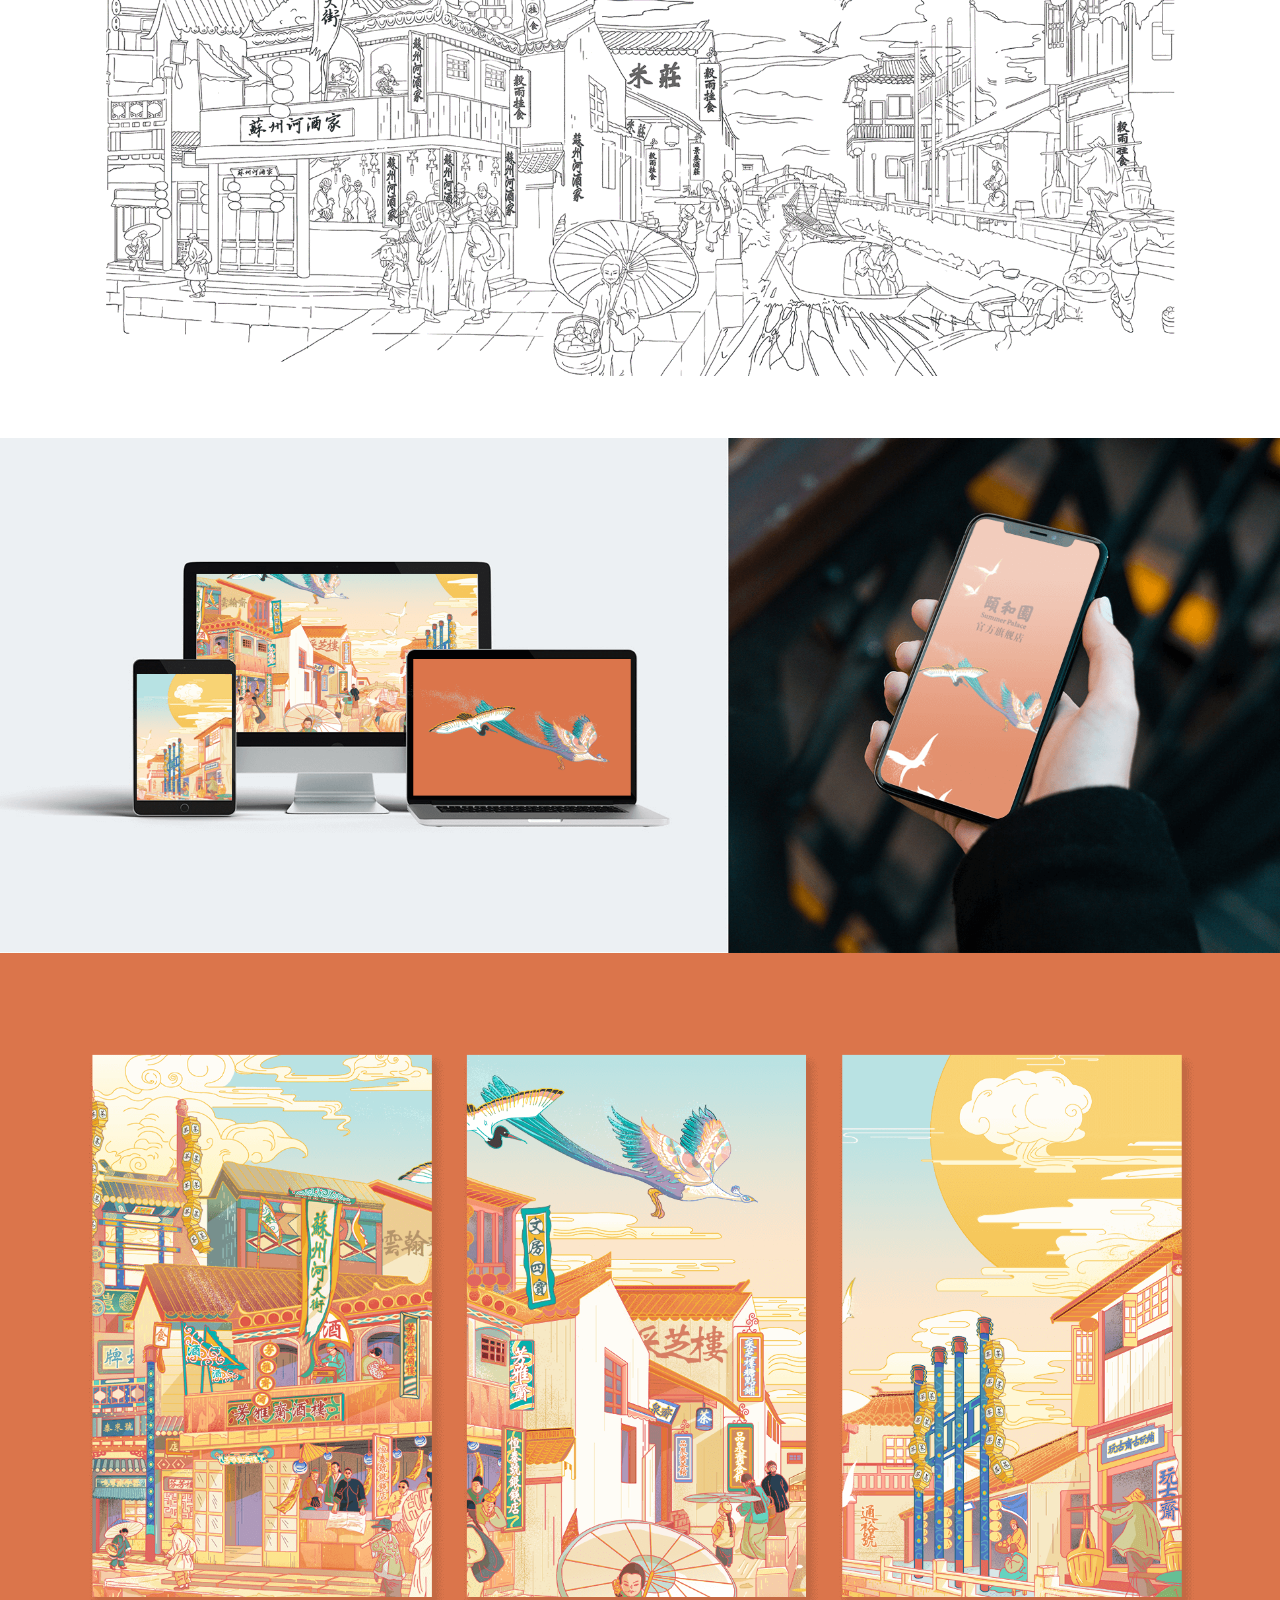
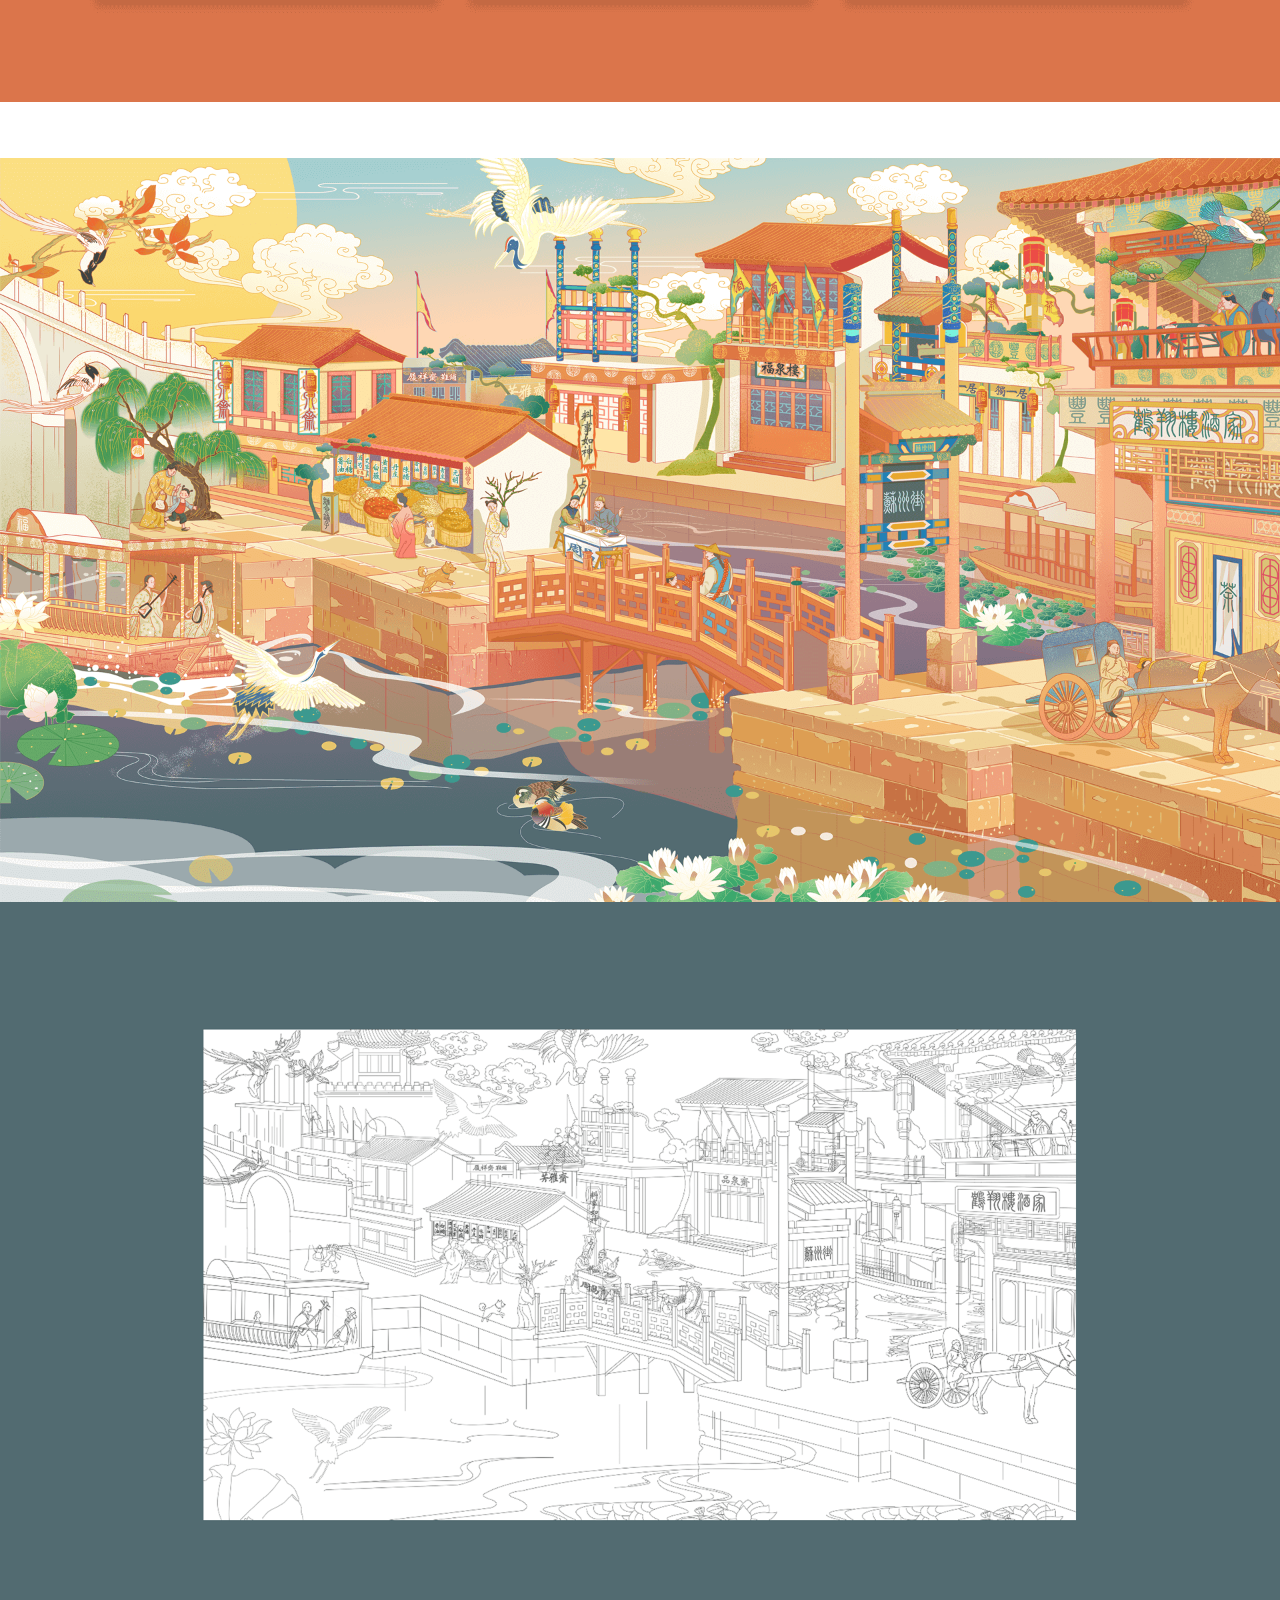
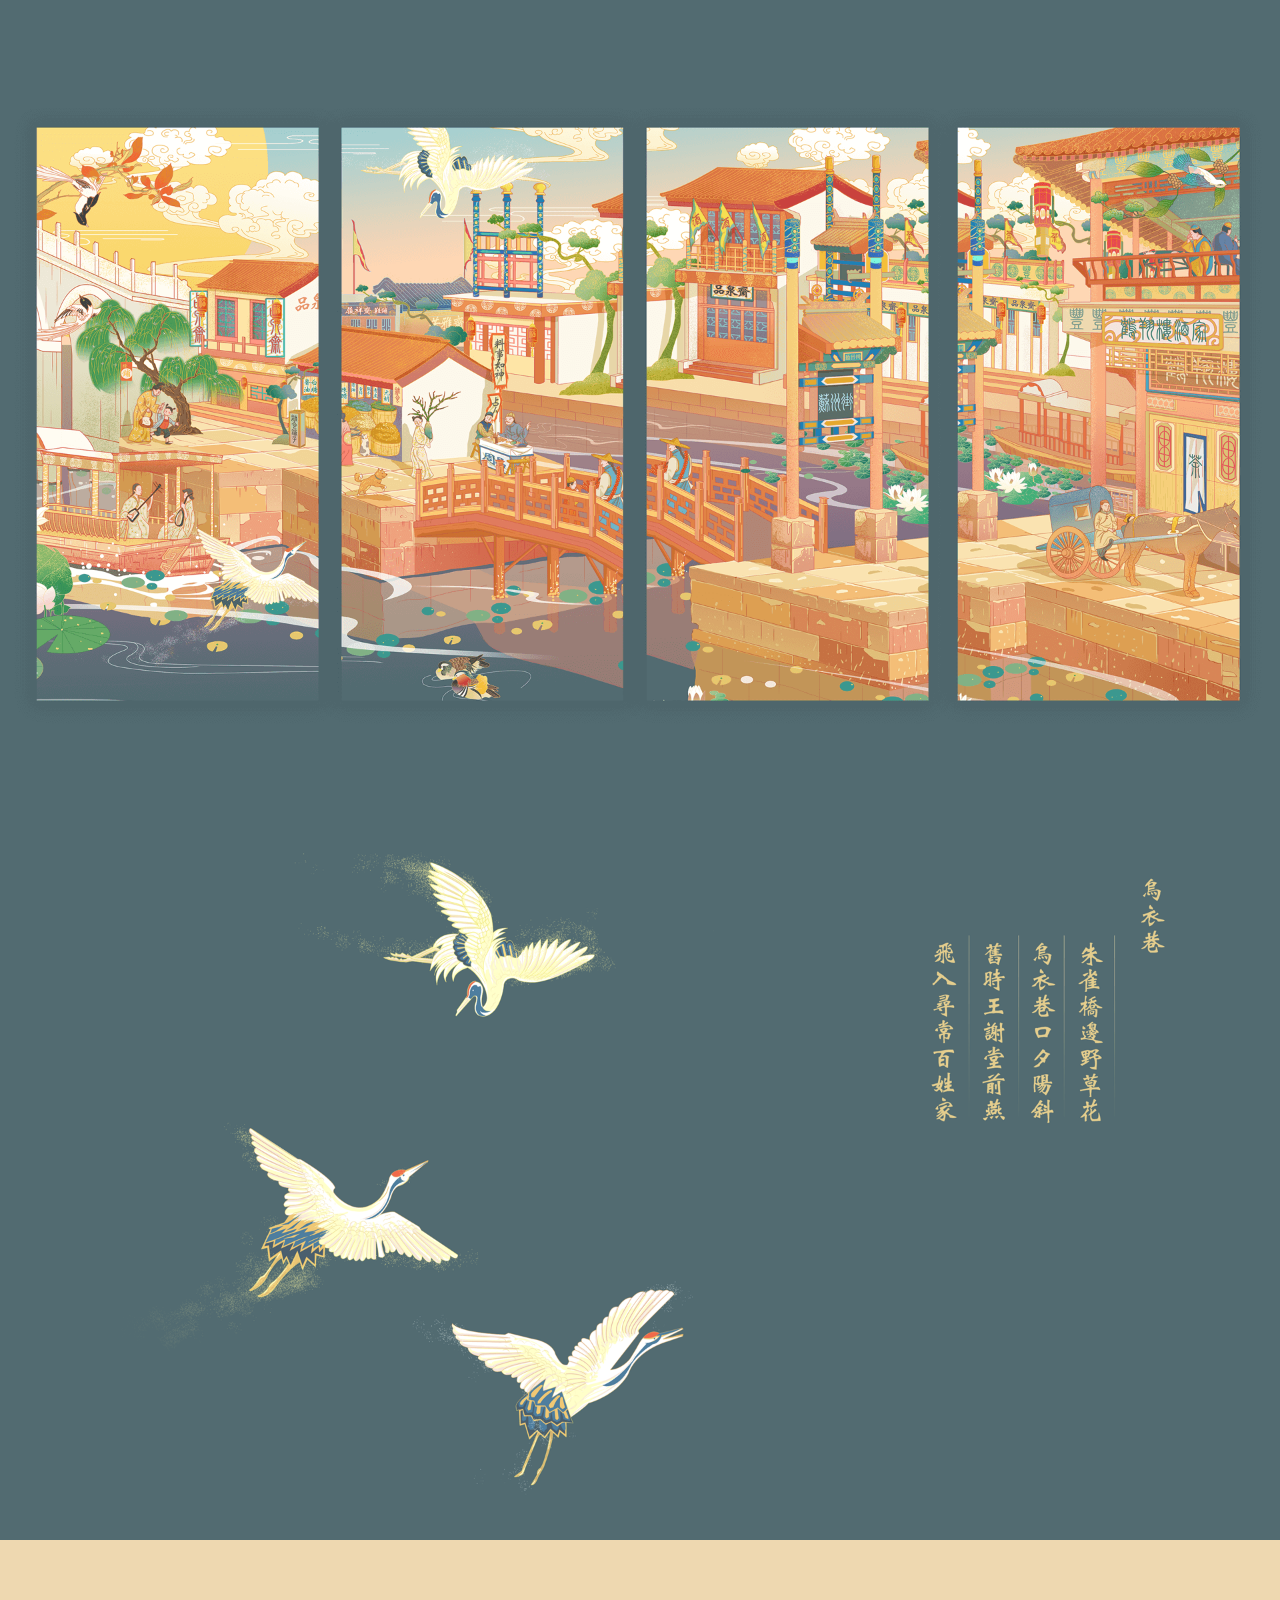
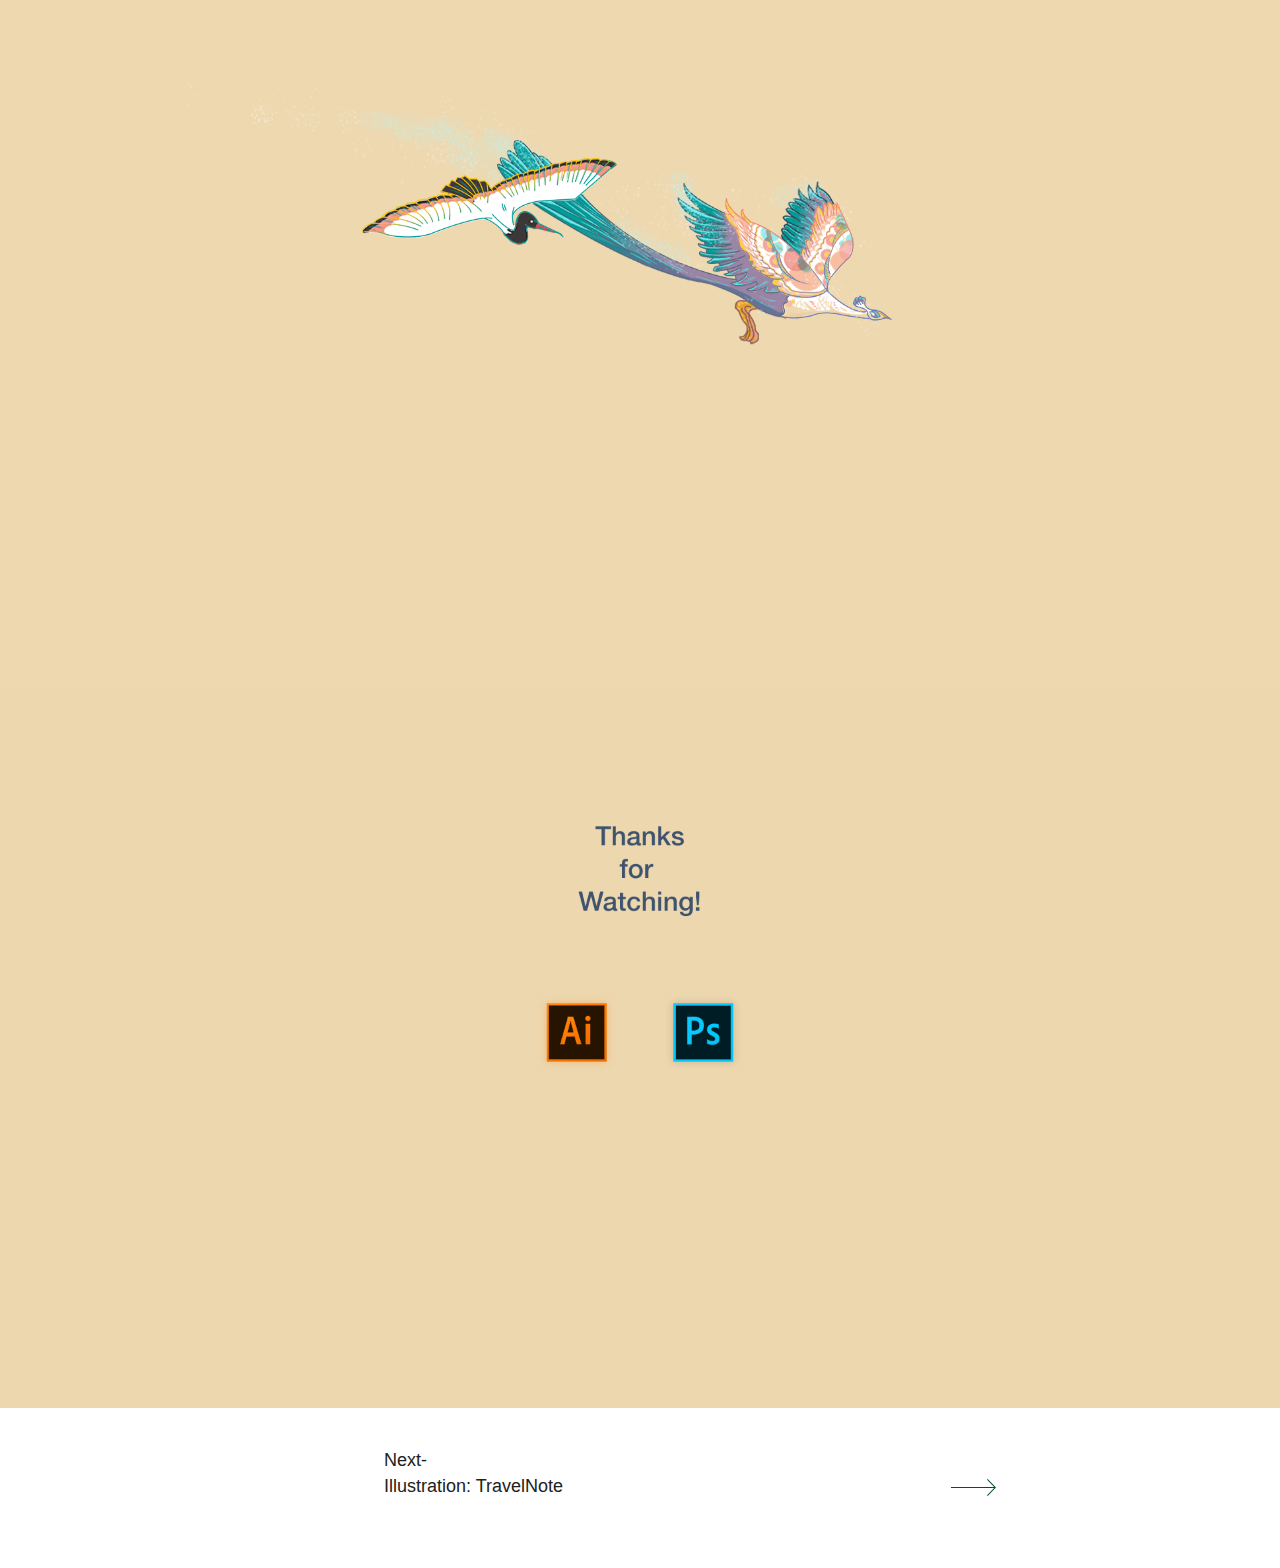
<file: profile/illustration_summer.html>
<!--copyright © Yihui Liu-->
<!DOCTYPE html>
<html lang="EN">
<head>
    <meta charset="utf-8">
    <meta http-equiv="X-UA-Compatible" content="IE=edge">
    <meta name="viewport" content="width=device-width, initial-scale=1, user-scalable=0">
    <title>Illustration for summerpalace</title>
    <link rel="shortcut icon" href="images/favicon.ico" type="image/x-icon"/>
    <link rel="stylesheet" href="css/index.css">
    <link href="lib/bootstrap/css/bootstrap.css" rel="stylesheet">
    <link rel="stylesheet" href="https://cdnjs.cloudflare.com/ajax/libs/font-awesome/4.7.0/css/font-awesome.min.css">
    <script src="lib/html5shiv/html5shiv.min.js"></script>
    <script src="lib/respond/respond.min.js"></script>
</head>
<body>
<header class="nm_nav">
    <div class="nm_nav_pc hidden-xs">
        <a href="index.html" class="index">Y.H.Design</a>
        <a href="about.html" class="about">About</a>
    </div>
    <div class="nm_nav_m hidden-sm hidden-md hidden-lg">
        <a href="index.html" class="index">Y.H.Design</a>
        <a href="about.html" class="about">About</a>
    </div>
</header>
<!--首页（2）作品模块有视觉差 -->
<section class="summerpalace">
    <div class="summerpalace_box">
        <div class="bg hidden-xs" data-stellar-background-ratio="0">
            <div class="mouse">
                <div class="dot"></div>
            </div>
        </div>
        <div class="bg_m hidden-sm hidden-lg hidden-md" data-stellar-background-ratio="0">


        </div>
        <div class="content_box">
            <div class="text">
             <p class="text_02">Collaborate with Chinese SummerPalace頤和園</p>
                <p class="text_01">Role- <br> Illustration, Graphic Design</p>
                <p class="text_01">Software- <br> Adobe Illustrator / Adobe Photoshop </p>
                
                <p class="text_03_pc hidden-xs">This illustration aim to support Marketing and Branding design of Chinese SummerPalace culture,
                    tourism as well as E-commence, this work create basis on the most famous spot of SummerPalace-Suzhou
                street (苏州街) and to recall the busy and alive street and market view in Qing dynasty.  </p>
            </div>
            <div class="work_01" >
                <div class="imgBox">
                    <img src="images/summerpalace_01.png" alt="">
                    <img src="images/summerpalace_02.png" alt="">
                    <img src="images/summerpalace_03.png" alt="">
                    <img src="images/summerpalace_04.gif" alt="">
                    <img src="images/summerpalace_05.png" alt="">
                    <img src="images/summerpalace_06.png" alt="">
                    <img src="images/summerpalace_07.png" alt="">
					 <img src="images/summerpalace_07_5.png" alt="">
					<img src="images/summerpalace_08.png" alt="">
                    <img src="images/summerpalace_09.png" alt="">
                    <img src="images/summerpalace_10.png" alt="">
                    <img src="images/summerpalace_11.png" alt="">
                    <div class="next_pc hidden-xs">
                        <a href="illustration.html">Next- <br> Illustration: TravelNote</a>
                        <a href="illustration.html" class="icon"><img src="images/arrow_next.png" alt=""></a>
                    </div>
                    <div class="next_m hidden-md hidden-sm hidden-lg">
                        <a href="illustration.html">Next- <br>  Illustration: TravelNote</a>
                        <a href="illustration.html" class="icon"><img src="images/arrow_next.png" alt=""></a>
                    </div>
                </div>
            </div>
        </div>
    </div>
</section>



<script src="lib/jquery/jquery.min.js"></script>
<script src="lib/bootstrap/js/bootstrap.min.js"></script>
<script src="js/jquery.stellar.js"></script>
<script src="js/index_stellar.js"></script>
<!--添加js样式-->
<script src="js/index.js"></script>
</body>
</html>
</file>
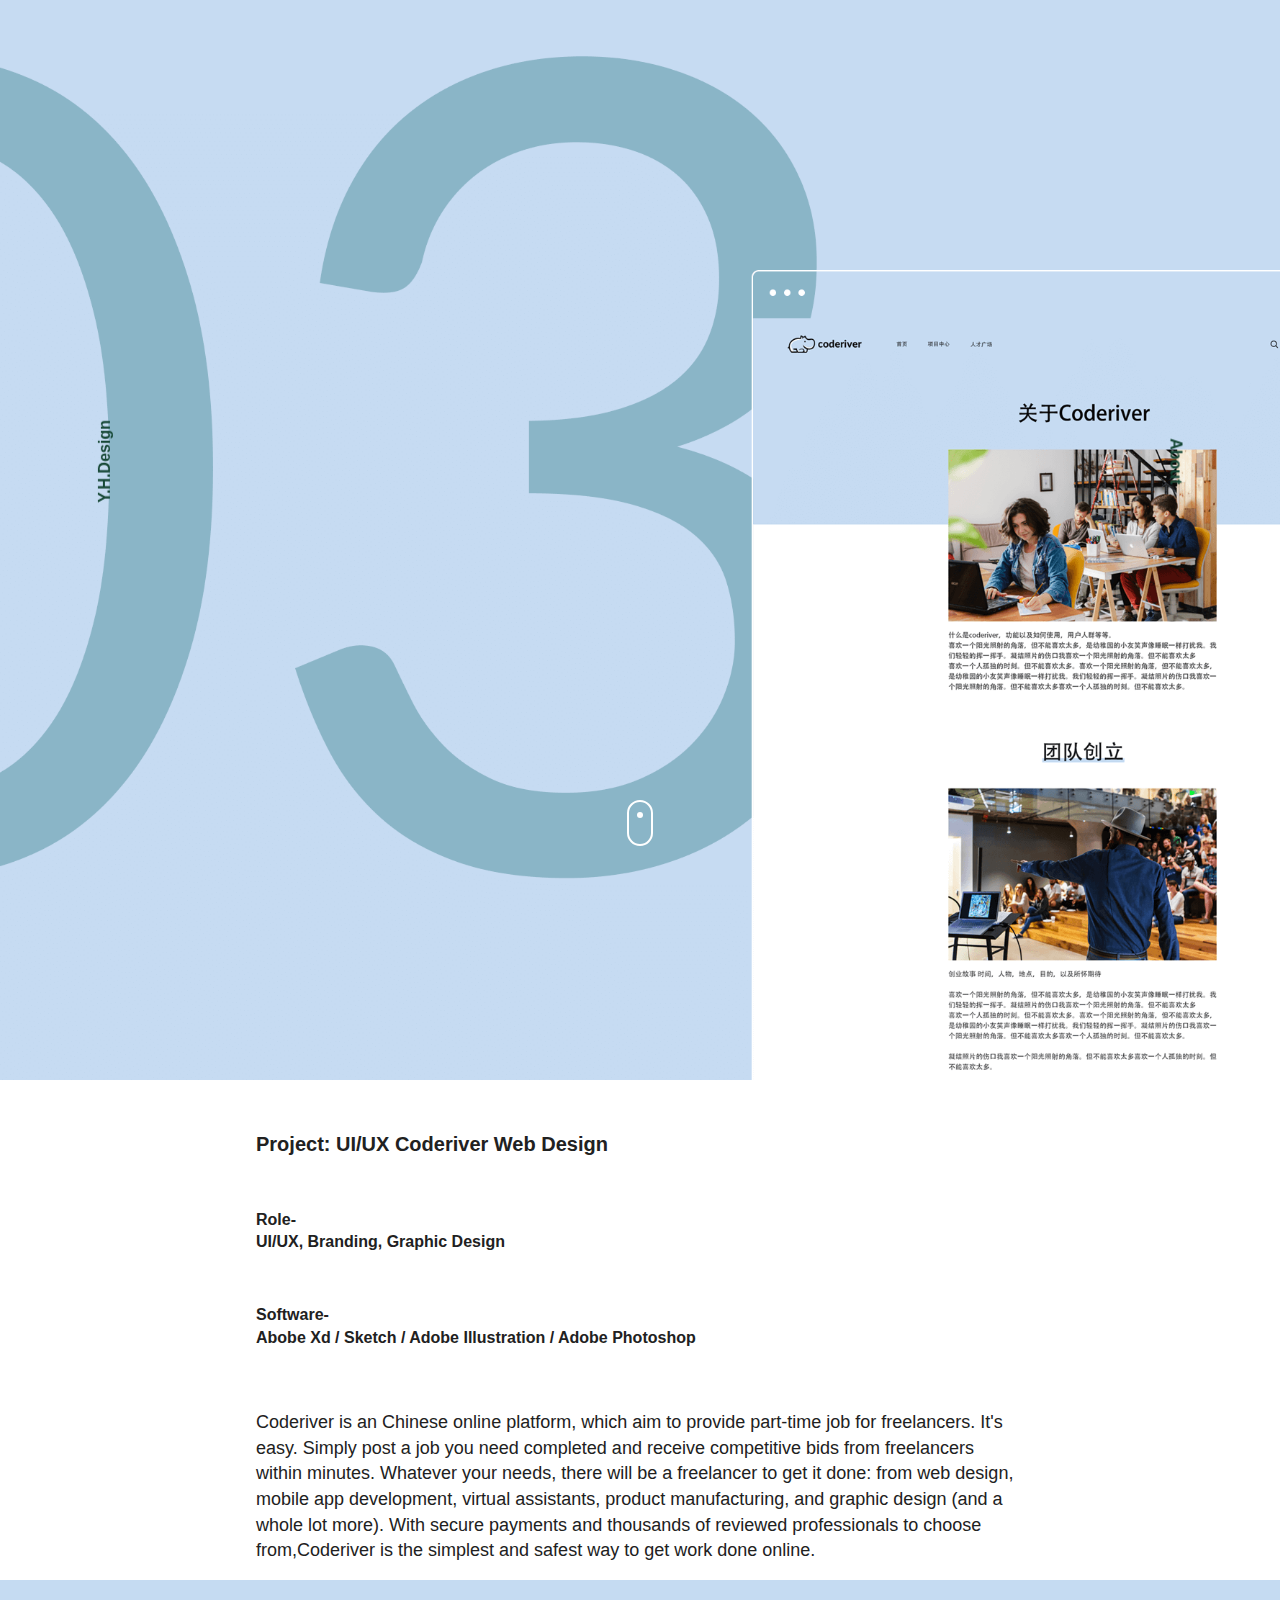
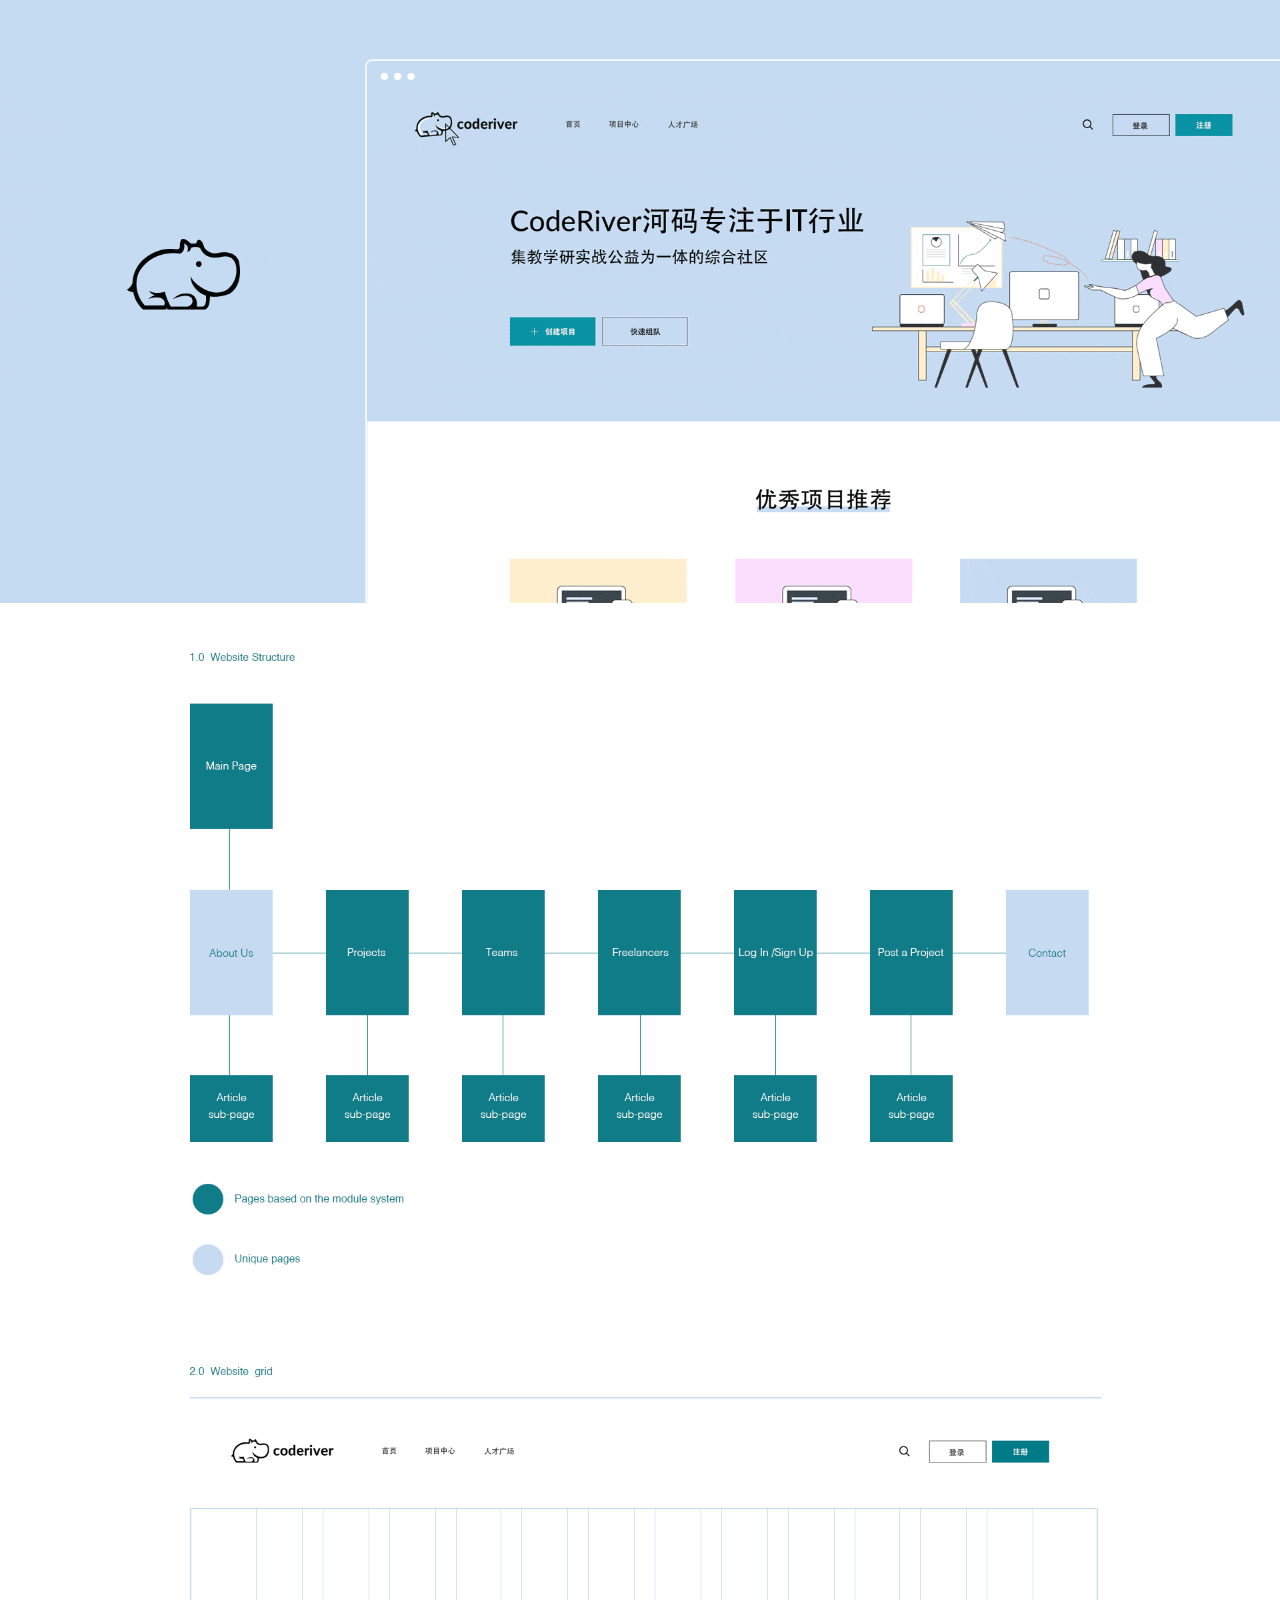
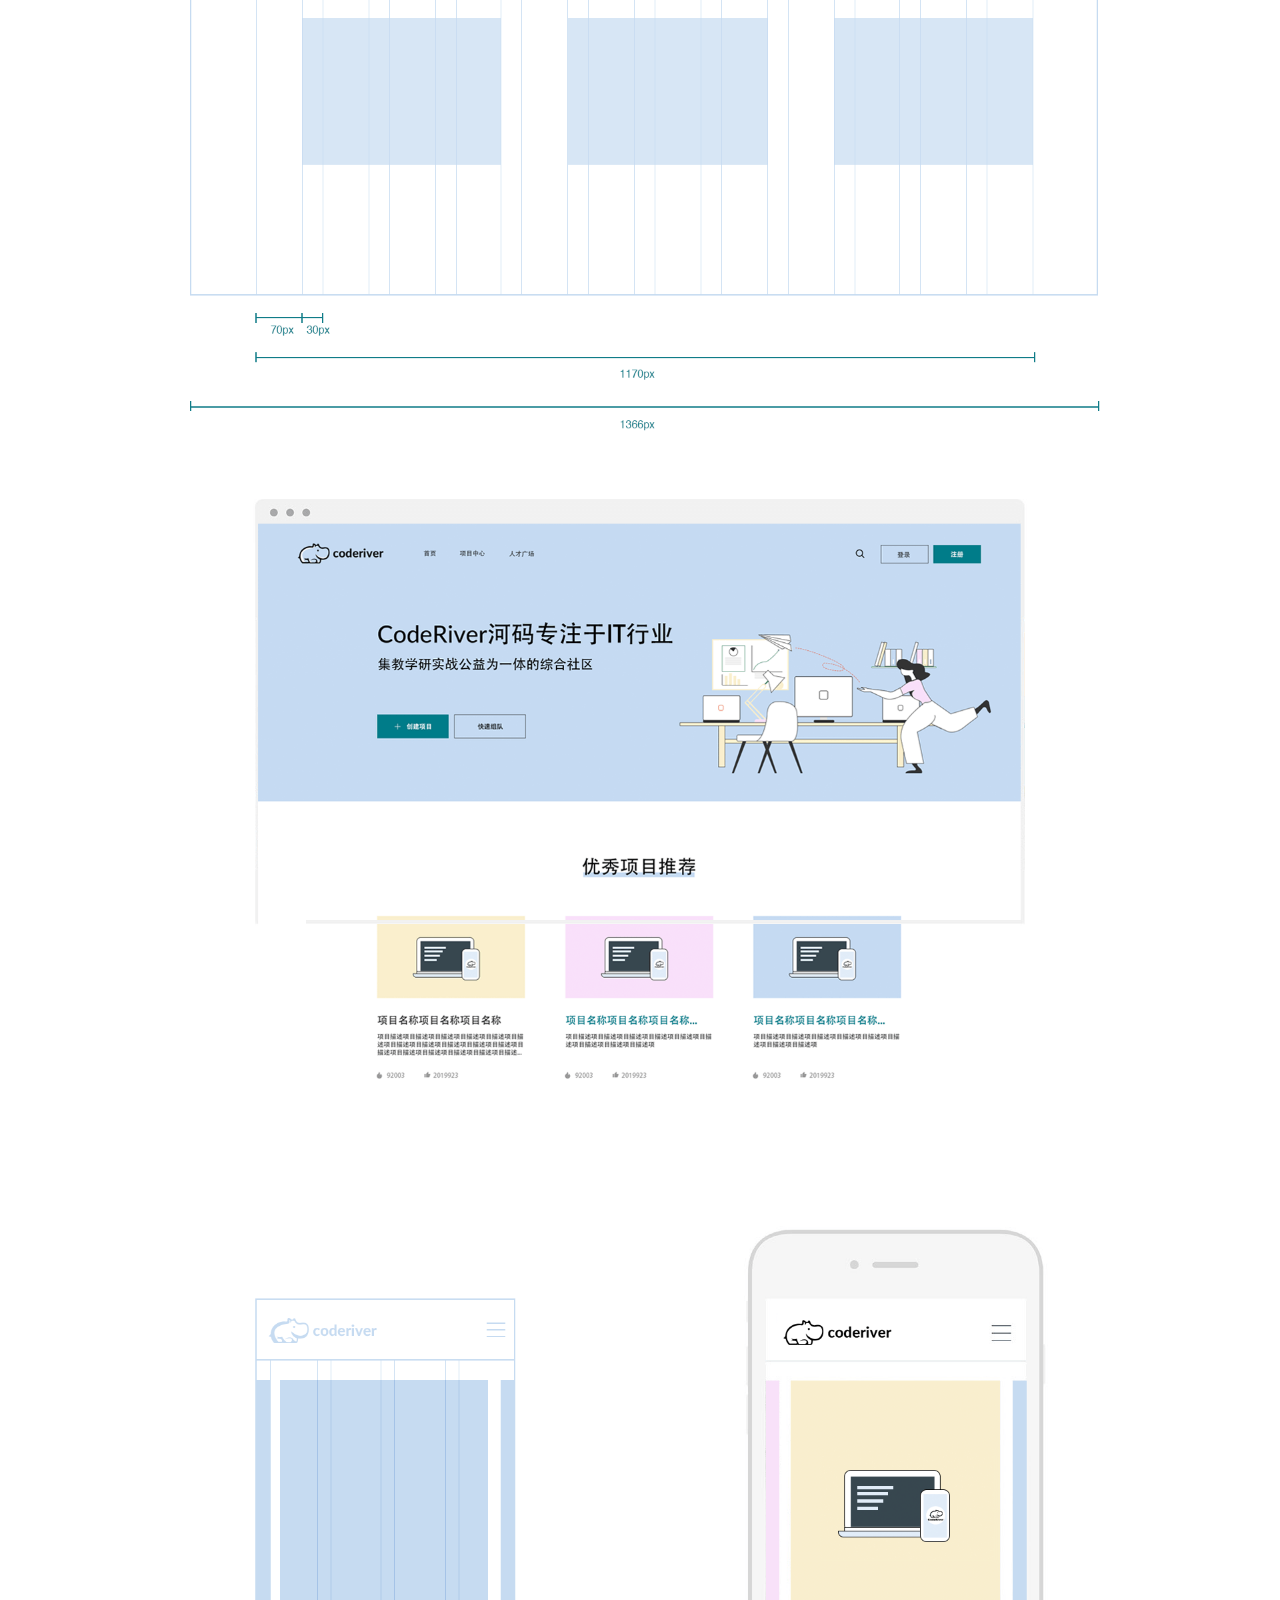
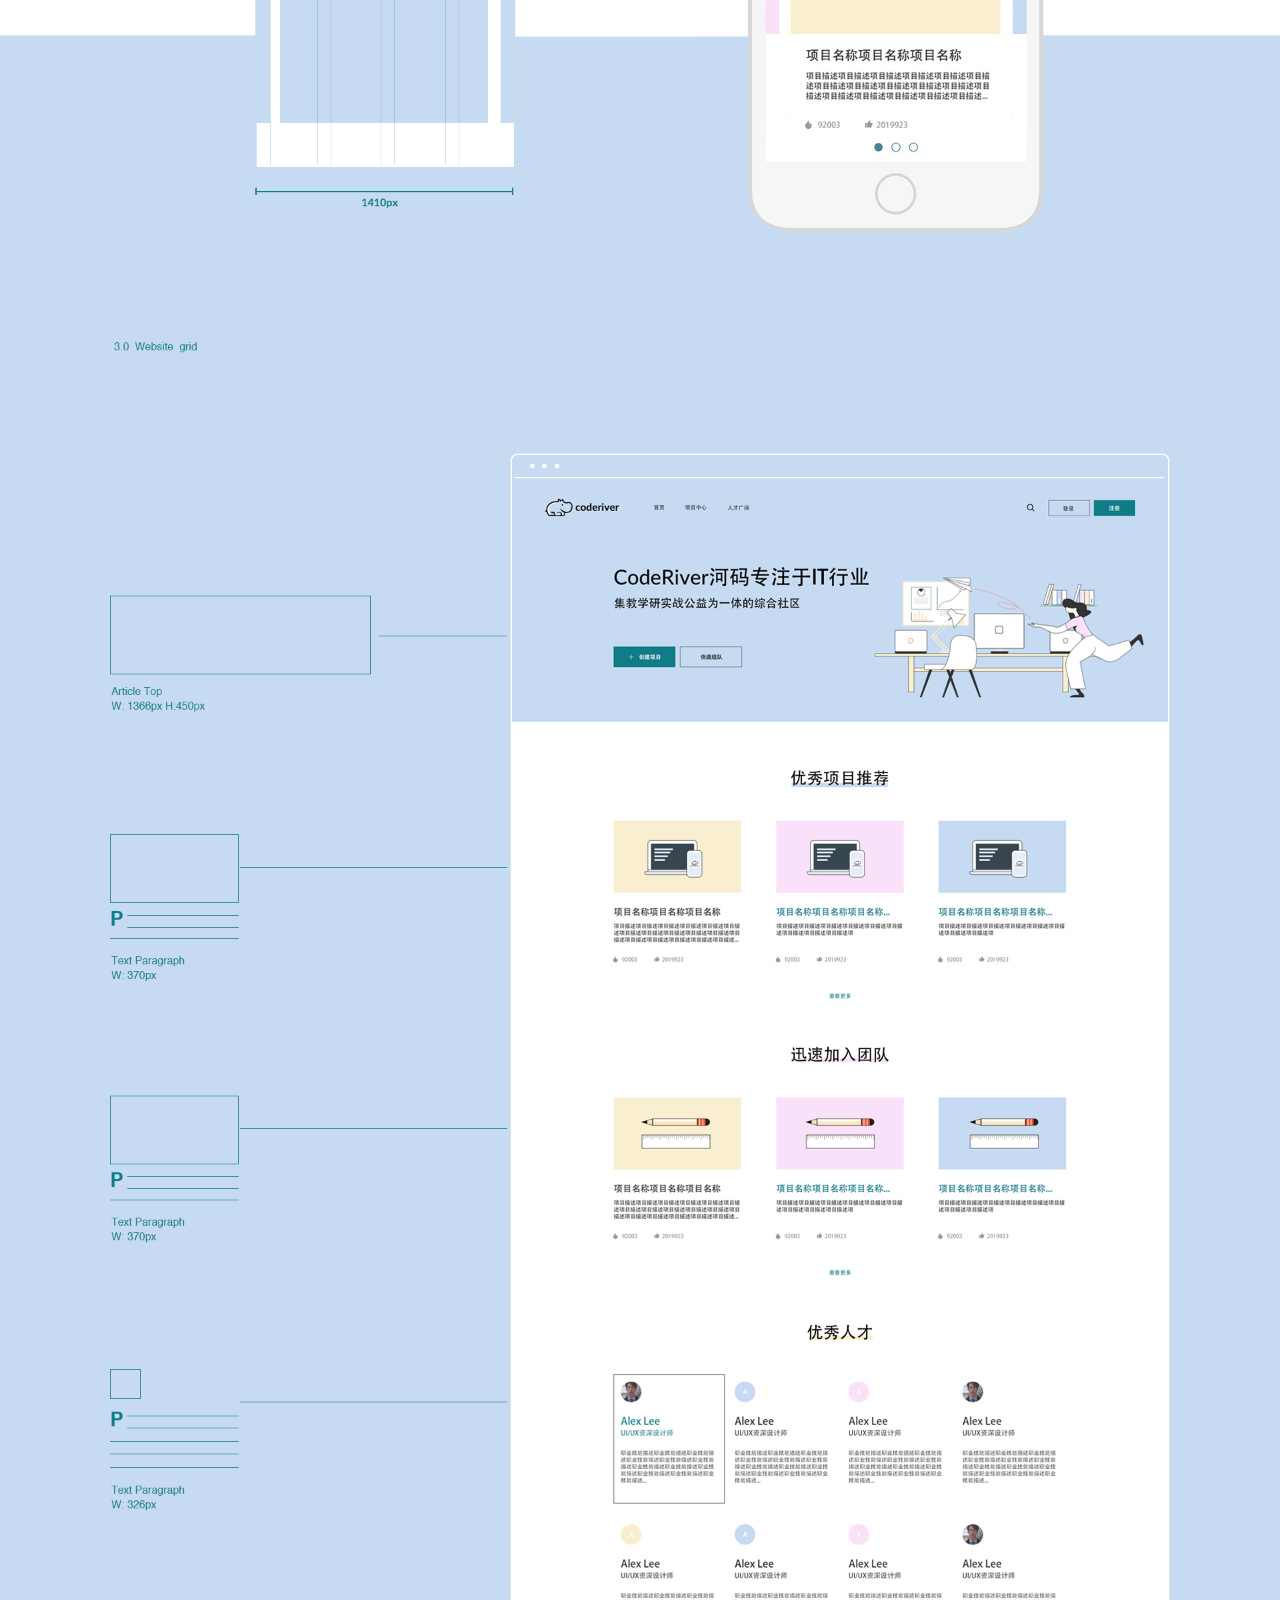
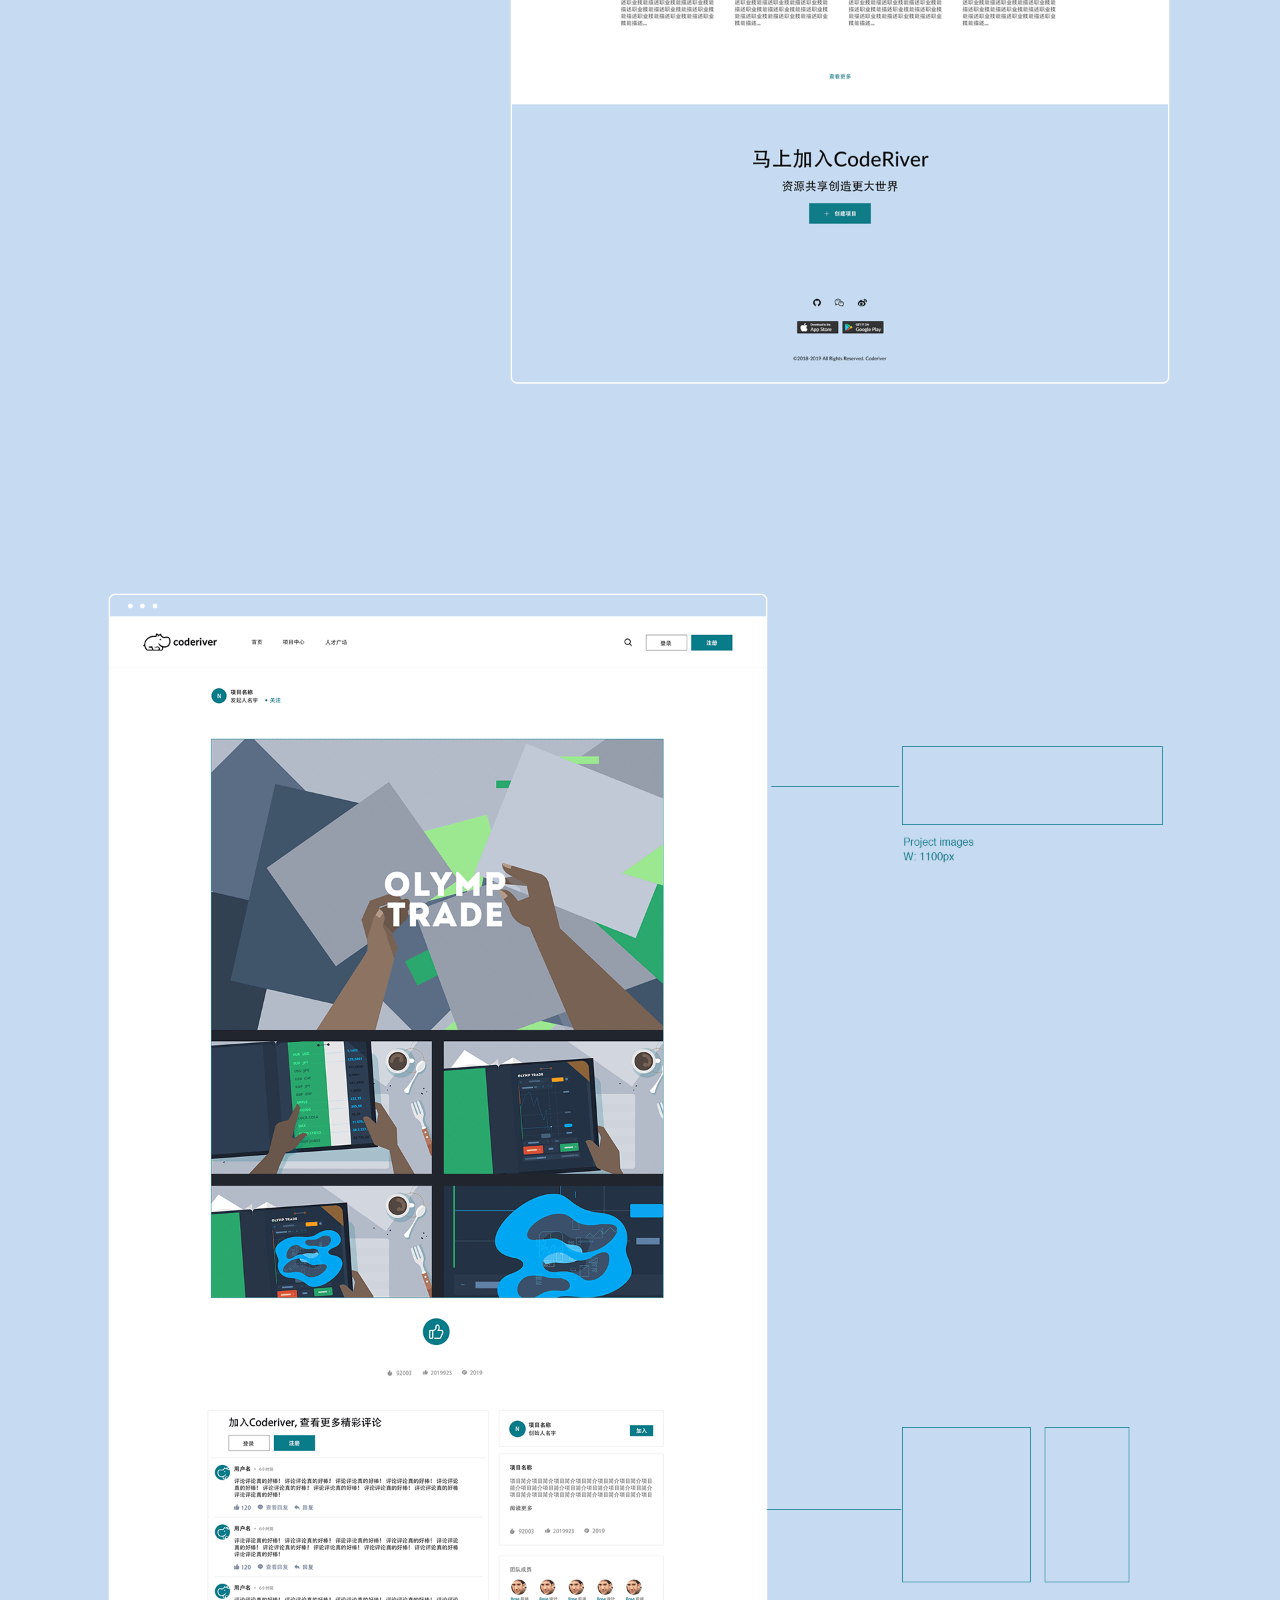
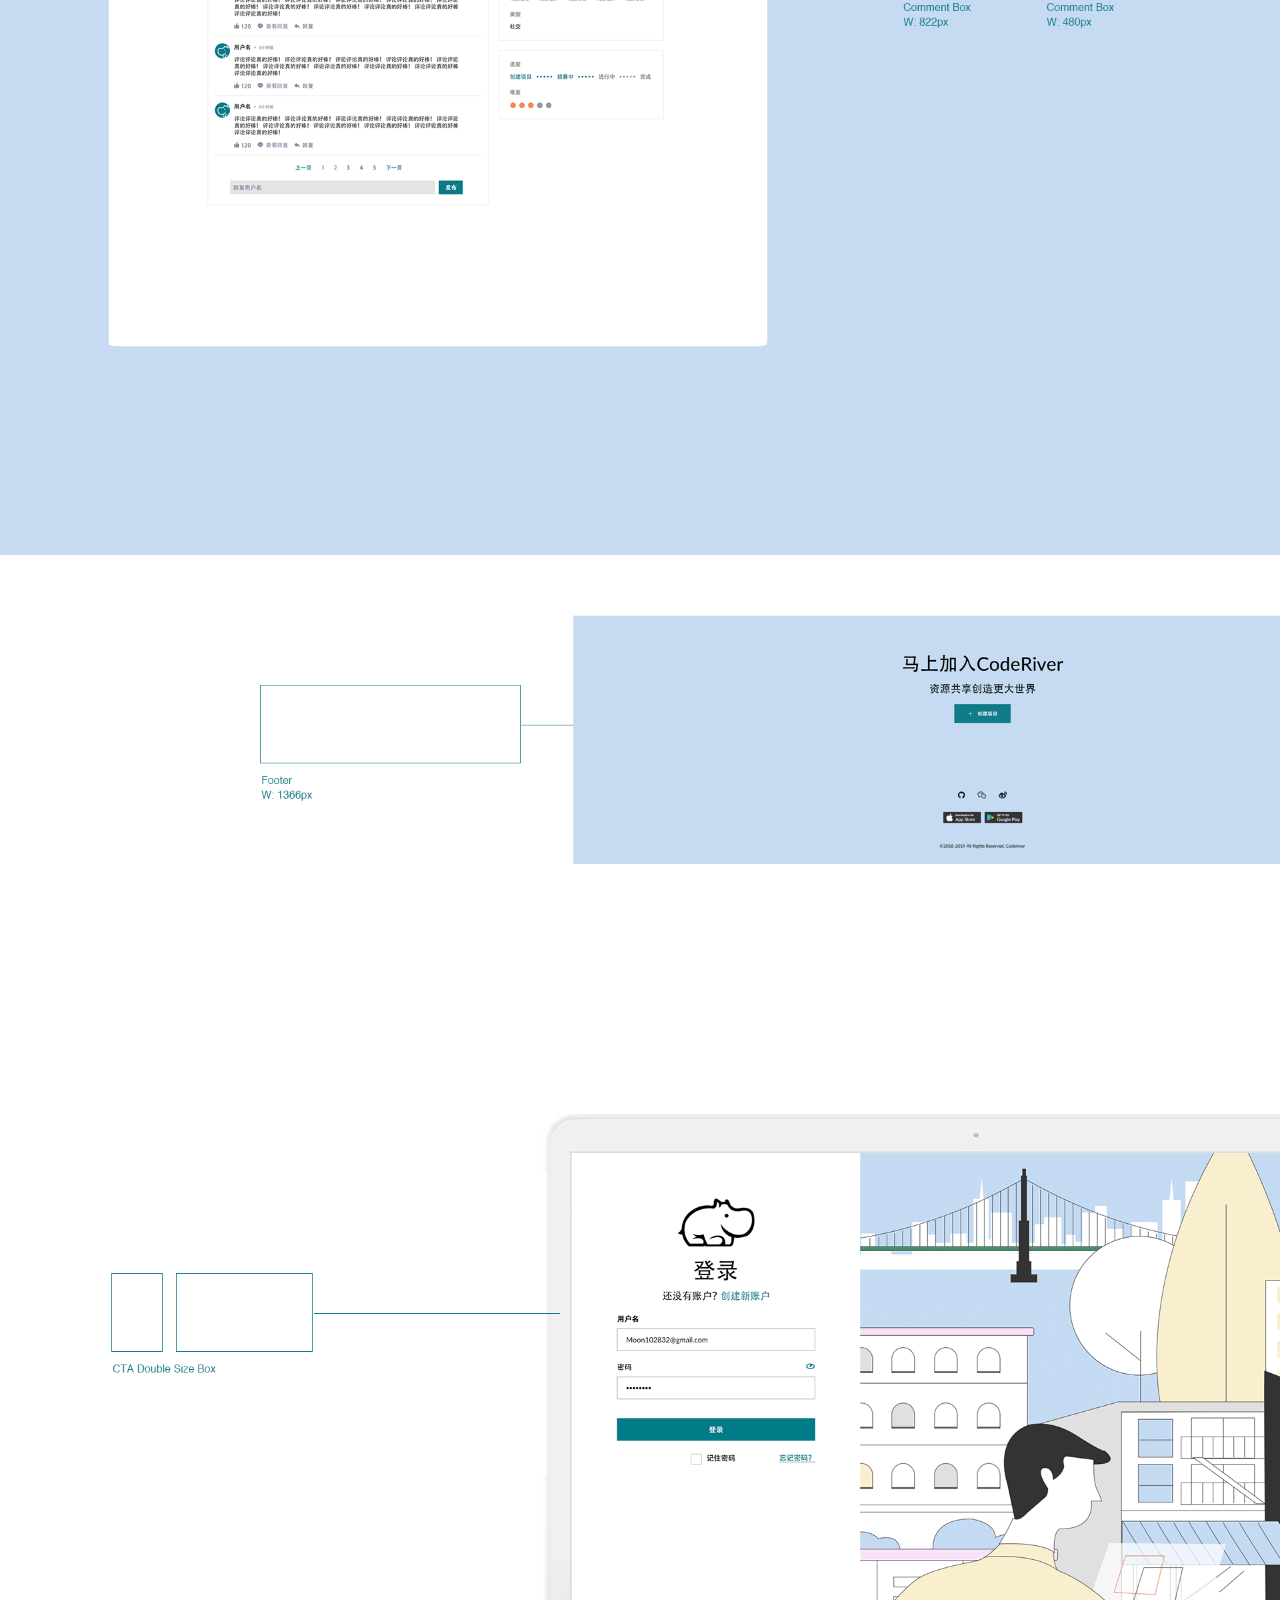
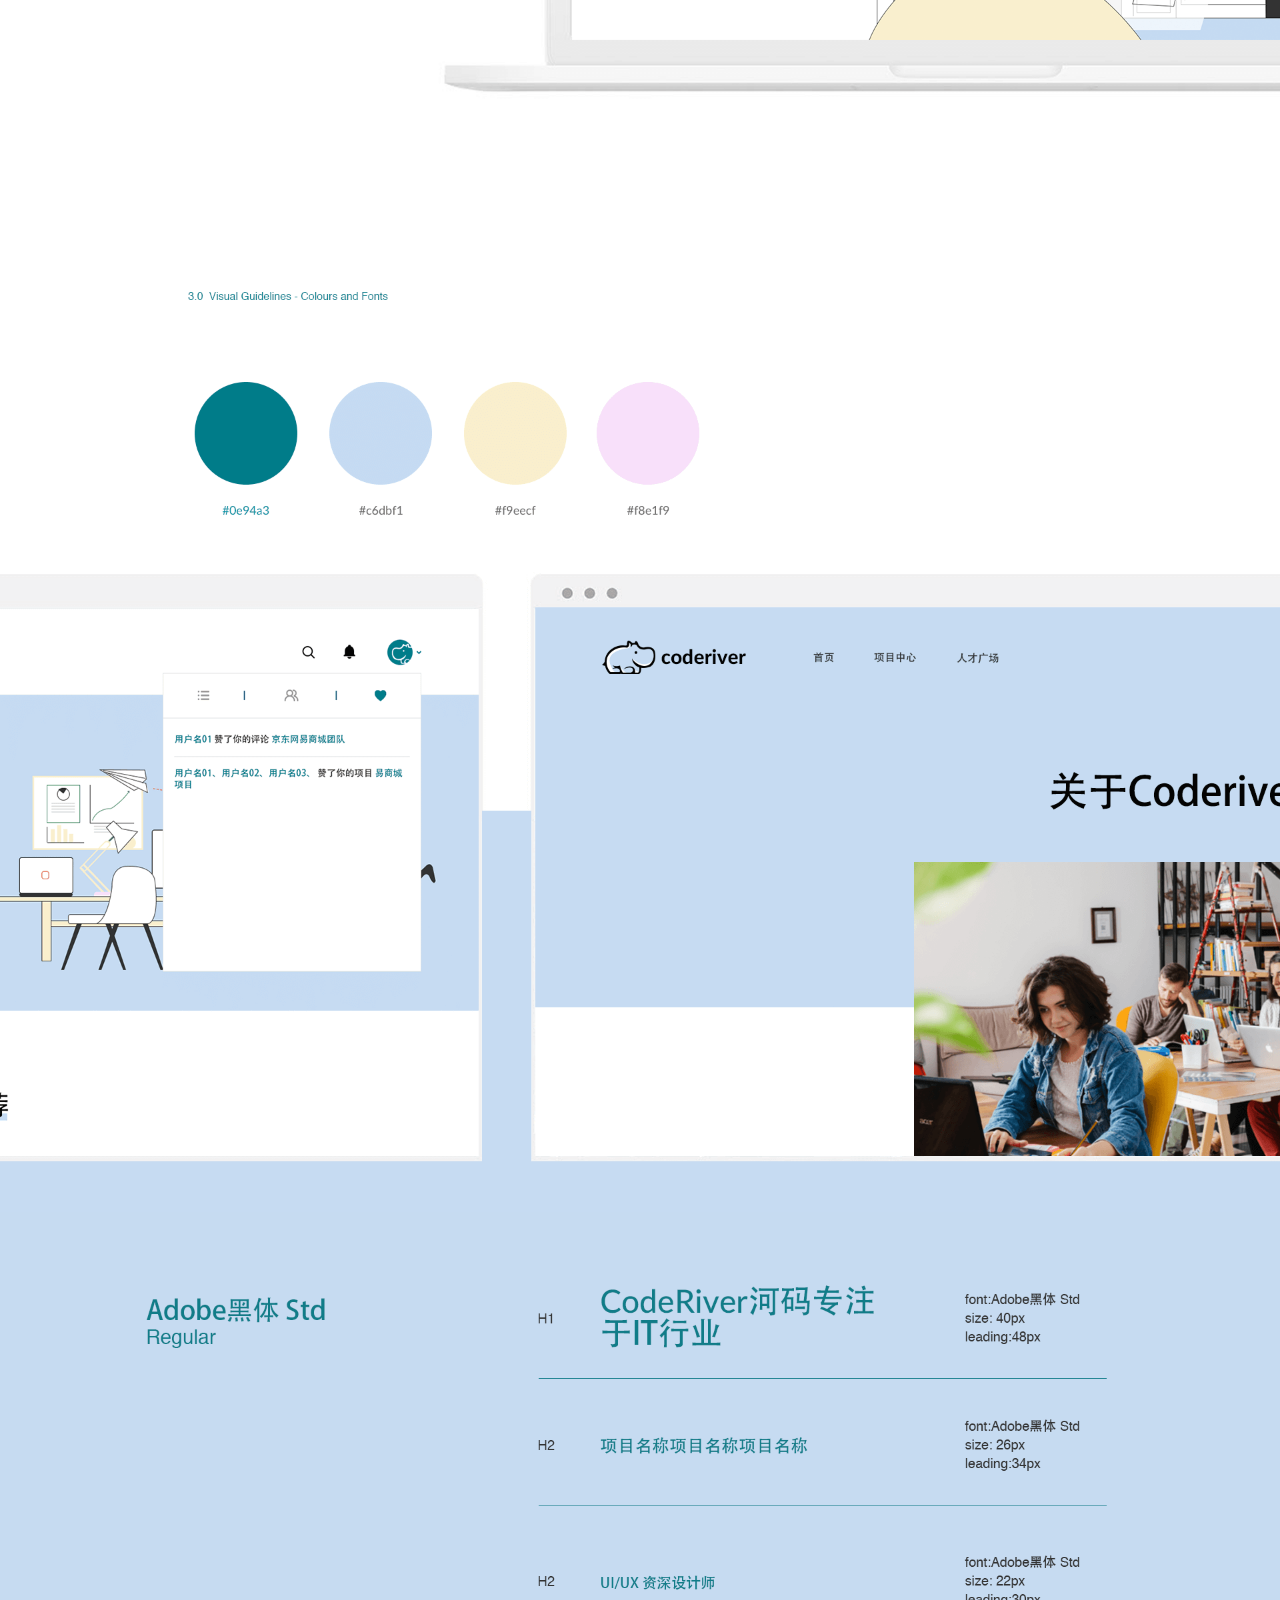
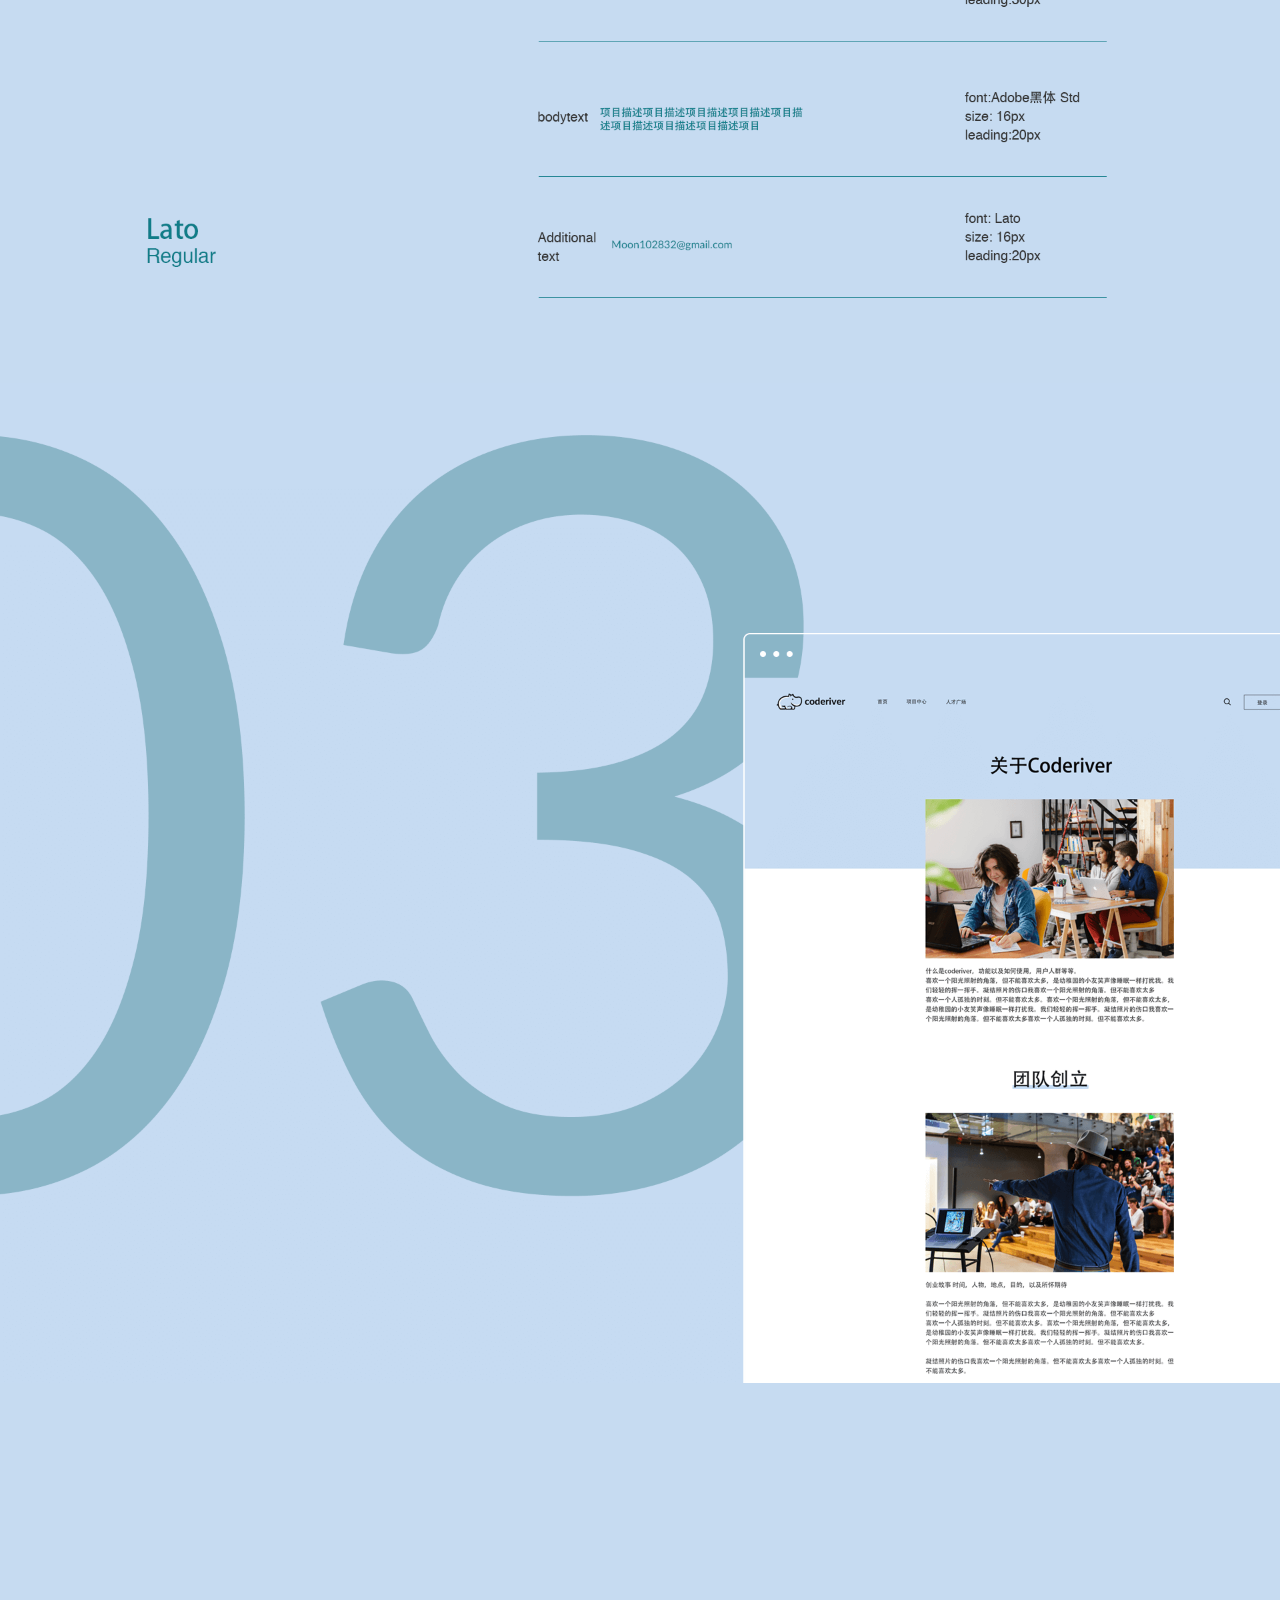
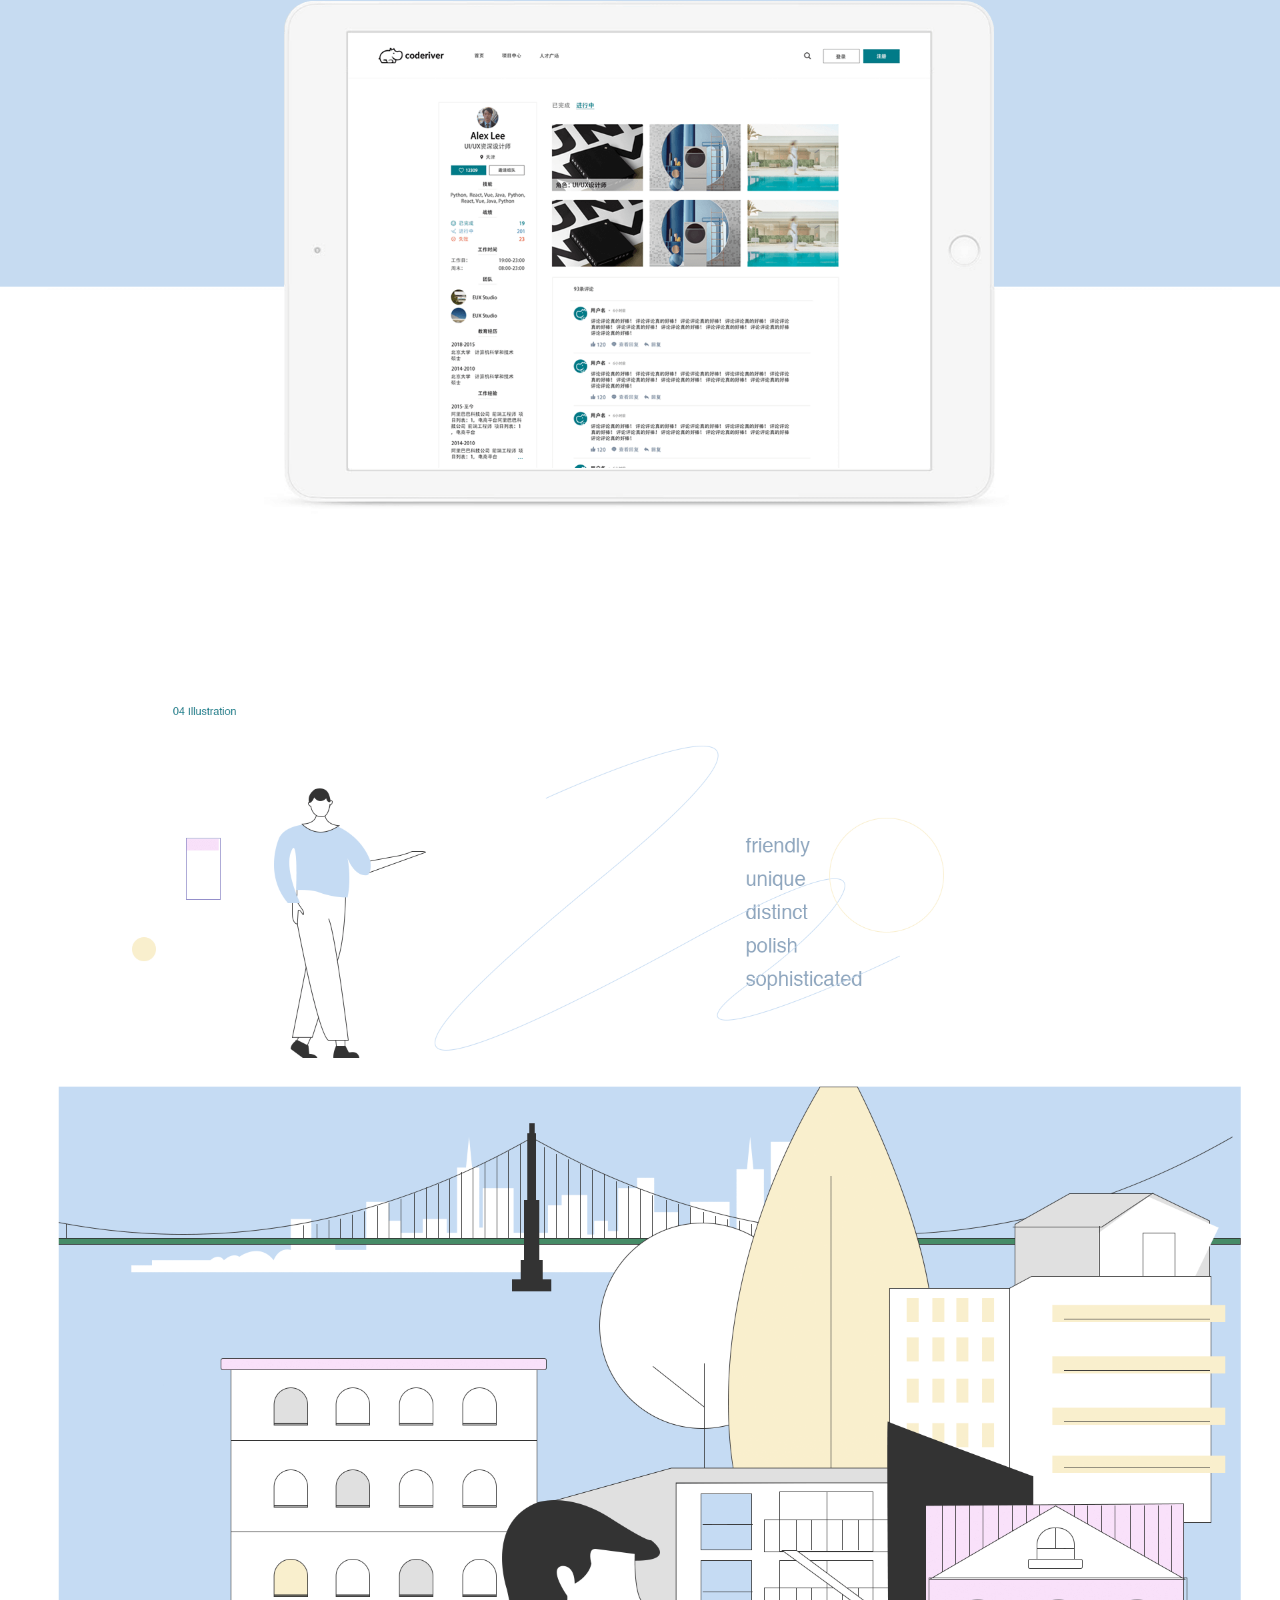
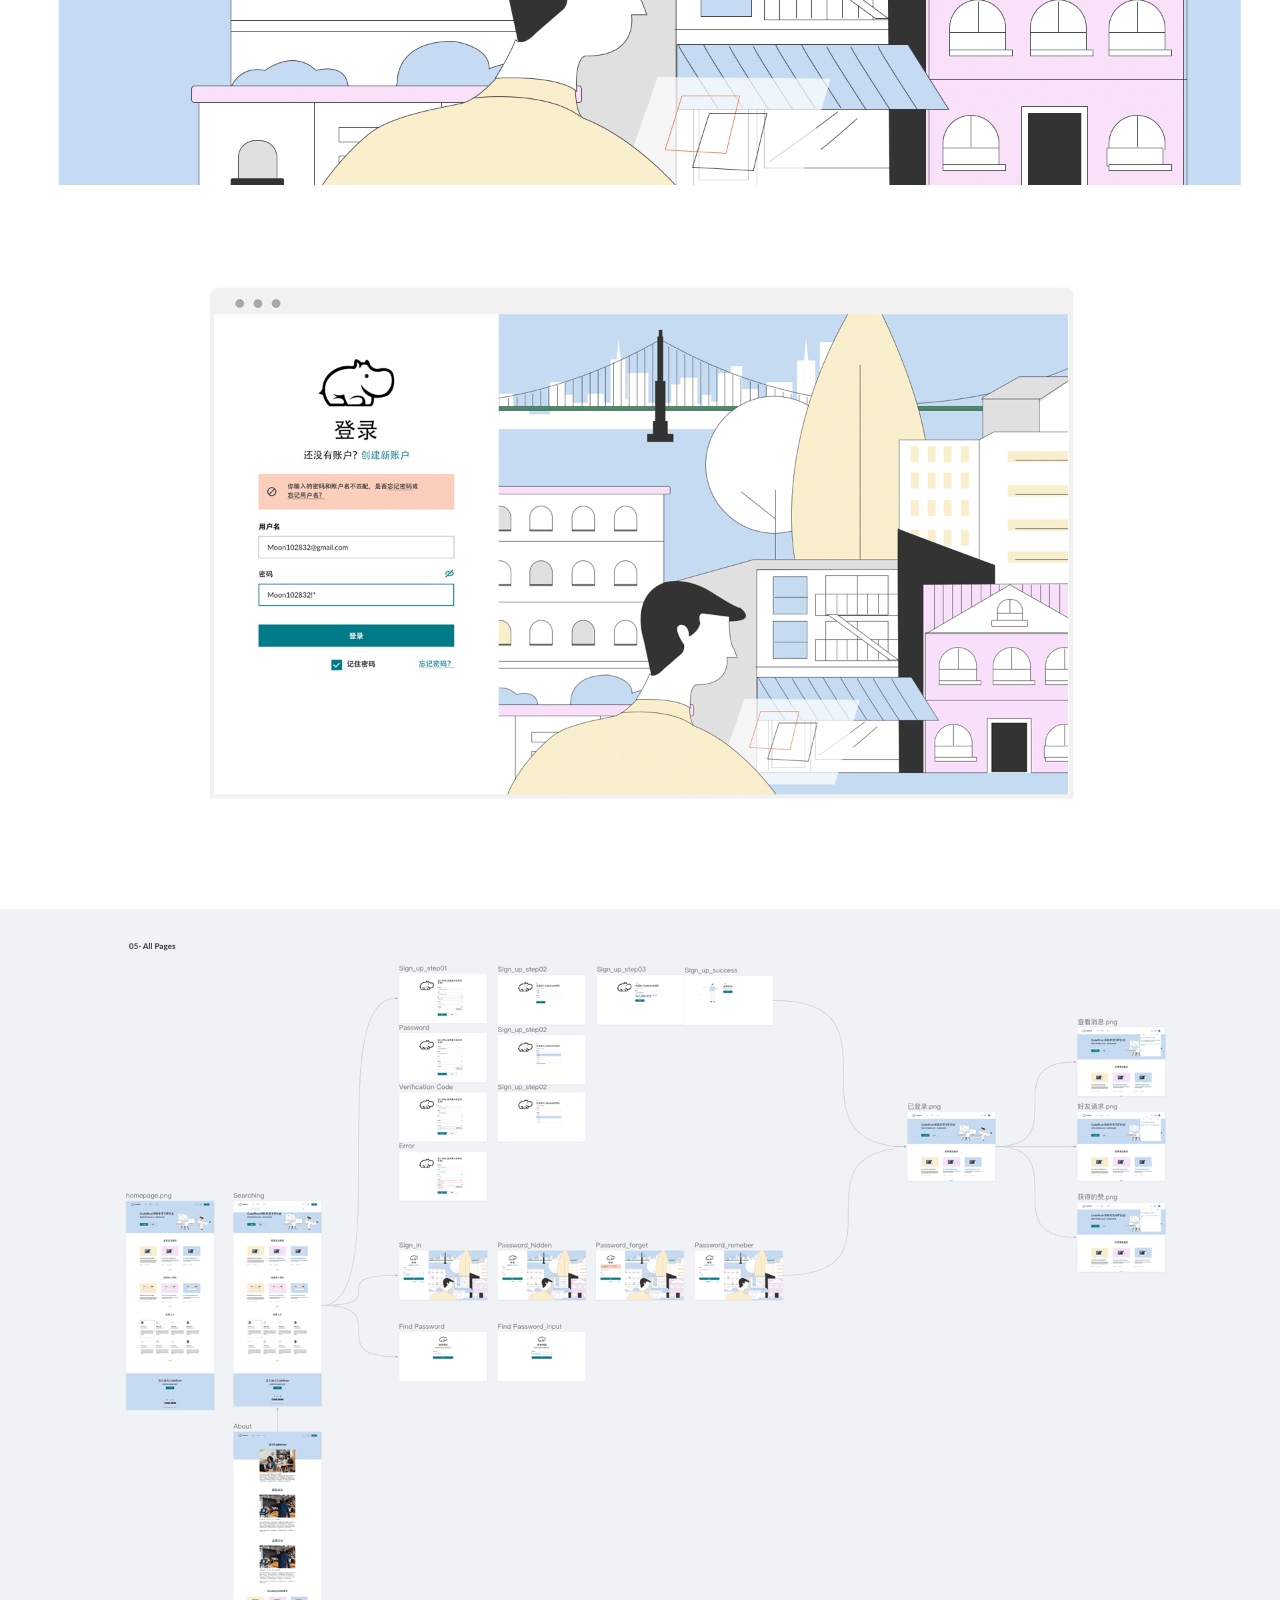
<file: profile/mobile.html>
<!--h5文档申明:copyright © Yihui Liu-->
<!DOCTYPE html>
<html lang="CN">
<head>
    <meta charset="utf-8">
    <meta http-equiv="X-UA-Compatible" content="IE=edge">
    <meta name="viewport" content="width=device-width, initial-scale=1, user-scalable=0">
    <title>UI.UX.Coderiver Wed design</title>
    <link rel="shortcut icon" href="images/favicon.ico" type="image/x-icon"/>
    <link rel="stylesheet" href="css/index.css">
    <link href="lib/bootstrap/css/bootstrap.css" rel="stylesheet">
    <link rel="stylesheet" href="https://cdnjs.cloudflare.com/ajax/libs/font-awesome/4.7.0/css/font-awesome.min.css">
    <script src="lib/html5shiv/html5shiv.min.js"></script>
    <script src="lib/respond/respond.min.js"></script>
</head>
<body>

<header class="nm_nav">
    <div class="nm_nav_pc hidden-xs">
        <a href="index.html" class="index">Y.H.Design</a>
        <a href="about.html" class="about">About</a>
    </div>
    <div class="nm_nav_m hidden-sm hidden-md hidden-lg">
        <a href="index.html" class="index">Y.H.Design</a>
        <a href="about.html" class="about">About</a>
    </div>
</header>
<section class="mobile">
    <div class="mobile_box">
        <div class="bg hidden-xs" data-stellar-background-ratio="0">
            <div class="mouse">
                <div class="dot"></div>
            </div>
        </div>
        <div class="bg_m hidden-md hidden-sm hidden-lg" data-stellar-background-ratio="0">
            <div class="mouse">
                <div class="dot"></div>
            </div>
        </div>
        <div class="content_box">
            <div class="text">
                <p class="text_02">Project: UI/UX Coderiver Web Design </p>
                <p class="text_01">Role- <br> UI/UX, Branding, Graphic Design</p>
                <p class="text_01">Software- <br>Abobe Xd / Sketch / Adobe Illustration / Adobe Photoshop</p>
                <p class="text_03_pc hidden-xs">Coderiver is an Chinese online platform, which aim to provide part-time job for freelancers. It's easy. Simply post a job you need completed and receive competitive bids from freelancers within minutes.
Whatever your needs, there will be a freelancer to get it done: from web design, mobile app development, virtual assistants, product manufacturing, and graphic design (and a whole lot more).
With secure payments and thousands of reviewed professionals to choose from,Coderiver is the simplest and safest way to get work done online.</p>
                
            </div>
            <div class="work_01" >
                <div class="imgBox">
					<img src="images/mobile_01.gif" alt="">
                    <img src="images/mobile_1.png" alt="">
                    <img src="images/mobile_2.png" alt="">
                    <img src="images/mobile_3.png" alt="">
                    <img src="images/mobile_4.png" alt="">
                    <img src="images/mobile_5.png" alt="">
					<img src="images/mobile_6.png" alt="">
                    <img src="images/mobile_7.png" alt="">
                    <img src="images/mobile_8.png" alt="">
                    <img src="images/mobile_9.png" alt="">
                    <img src="images/mobile_10.png" alt="">
					<img src="images/mobile_11.png" alt="">
                    <img src="images/mobile_12.png" alt="">
                    <img src="images/mobile_13.png" alt="">
                    <img src="images/mobile_14.png" alt="">
                    <img src="images/mobile_15.png" alt="">
                    <img src="images/mobile_16.png" alt="">
                   
					
                    <div class="next_pc hidden-xs">
                        <a href="moku.html">Next- <br> Brand Design _ MOKU Music Studio</a>
                        <a href="moku.html" class="icon"><img src="images/arrow_next.png" alt=""></a>
                    </div>
                    <div class="next_m hidden-lg hidden-md hidden-sm">
                        <a href="moku.html">Next- <br> Brand Design _ MOKU Music Studio</a>
                        <a href="moku.html" class="icon"><img src="images/arrow_next.png" alt=""></a>
                    </div>
                </div>
            </div>
        </div>
    </div>
</section>



<script src="lib/jquery/jquery.min.js"></script>
<script src="lib/bootstrap/js/bootstrap.min.js"></script>
<script src="js/jquery.stellar.js"></script>
<script src="js/index_stellar.js"></script>
<!--添加js样式-->
<script src="js/index.js"></script>
</body>
</html>
</file>
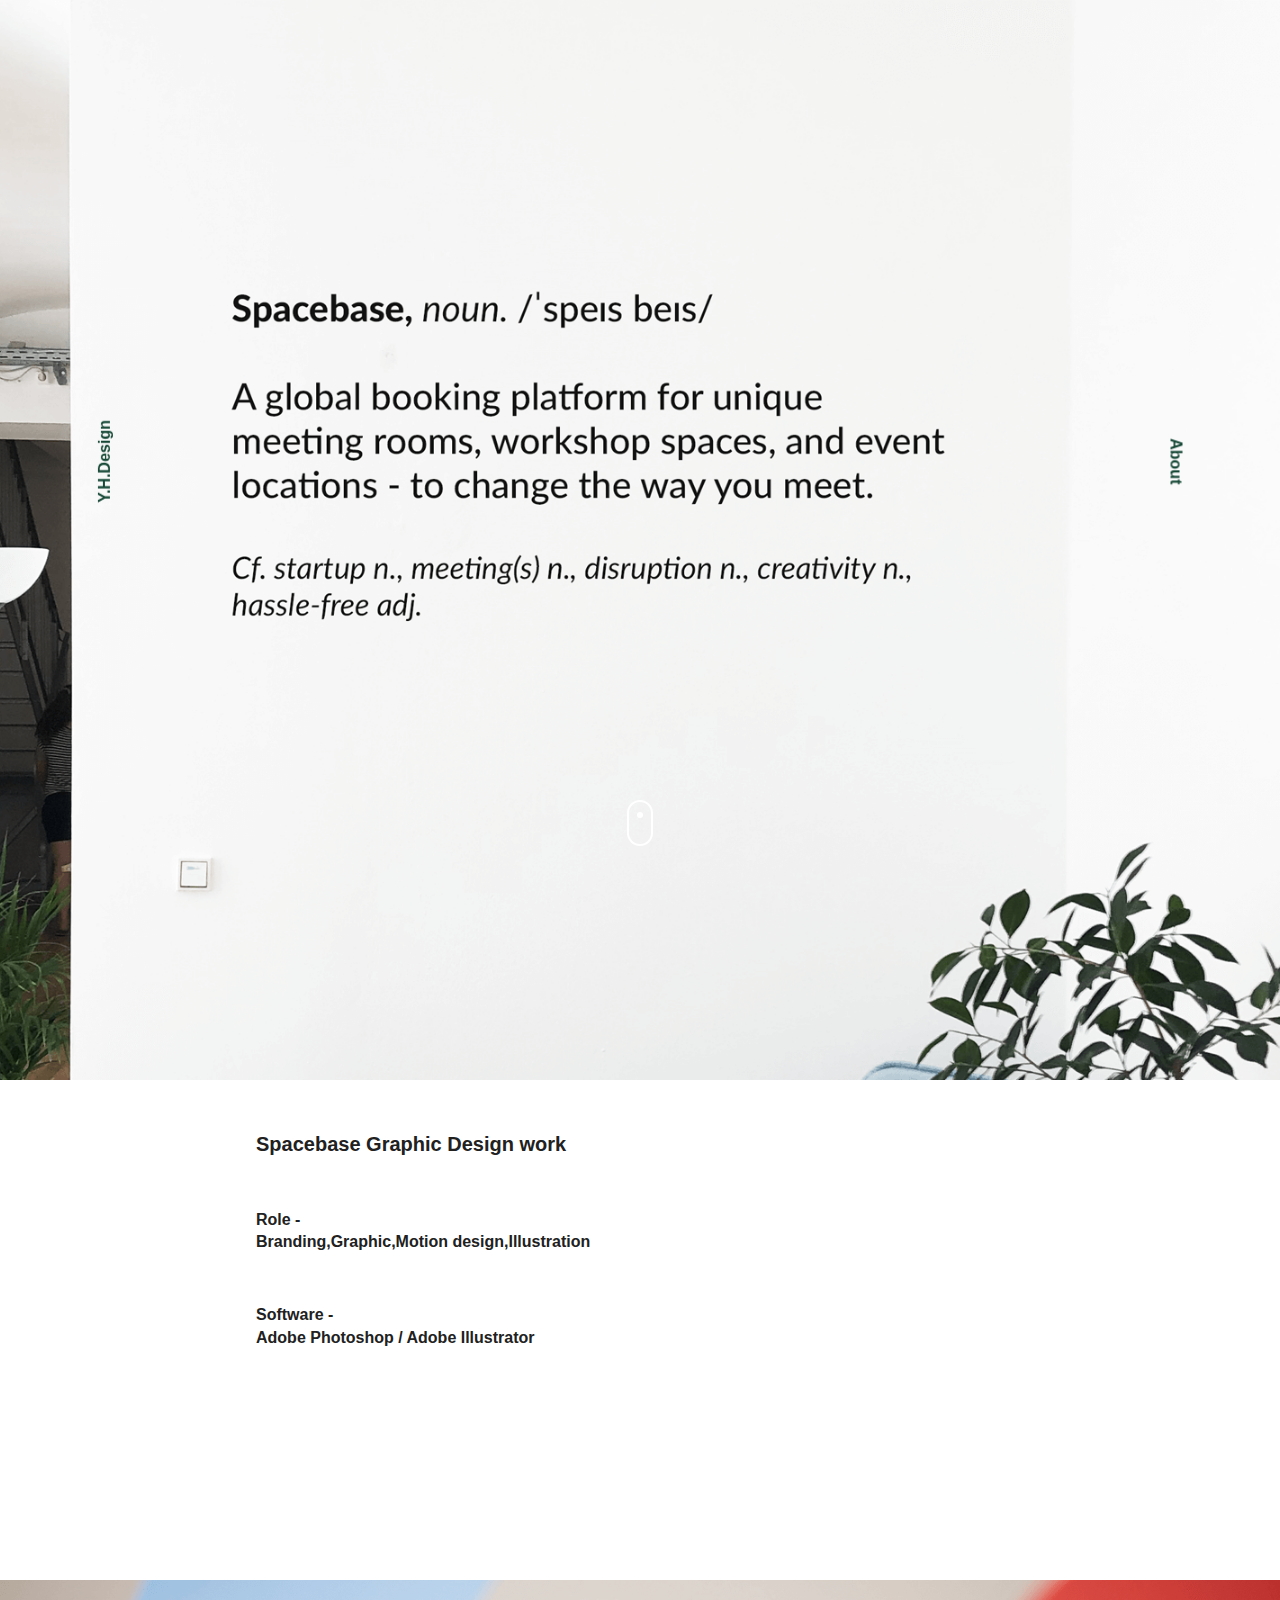
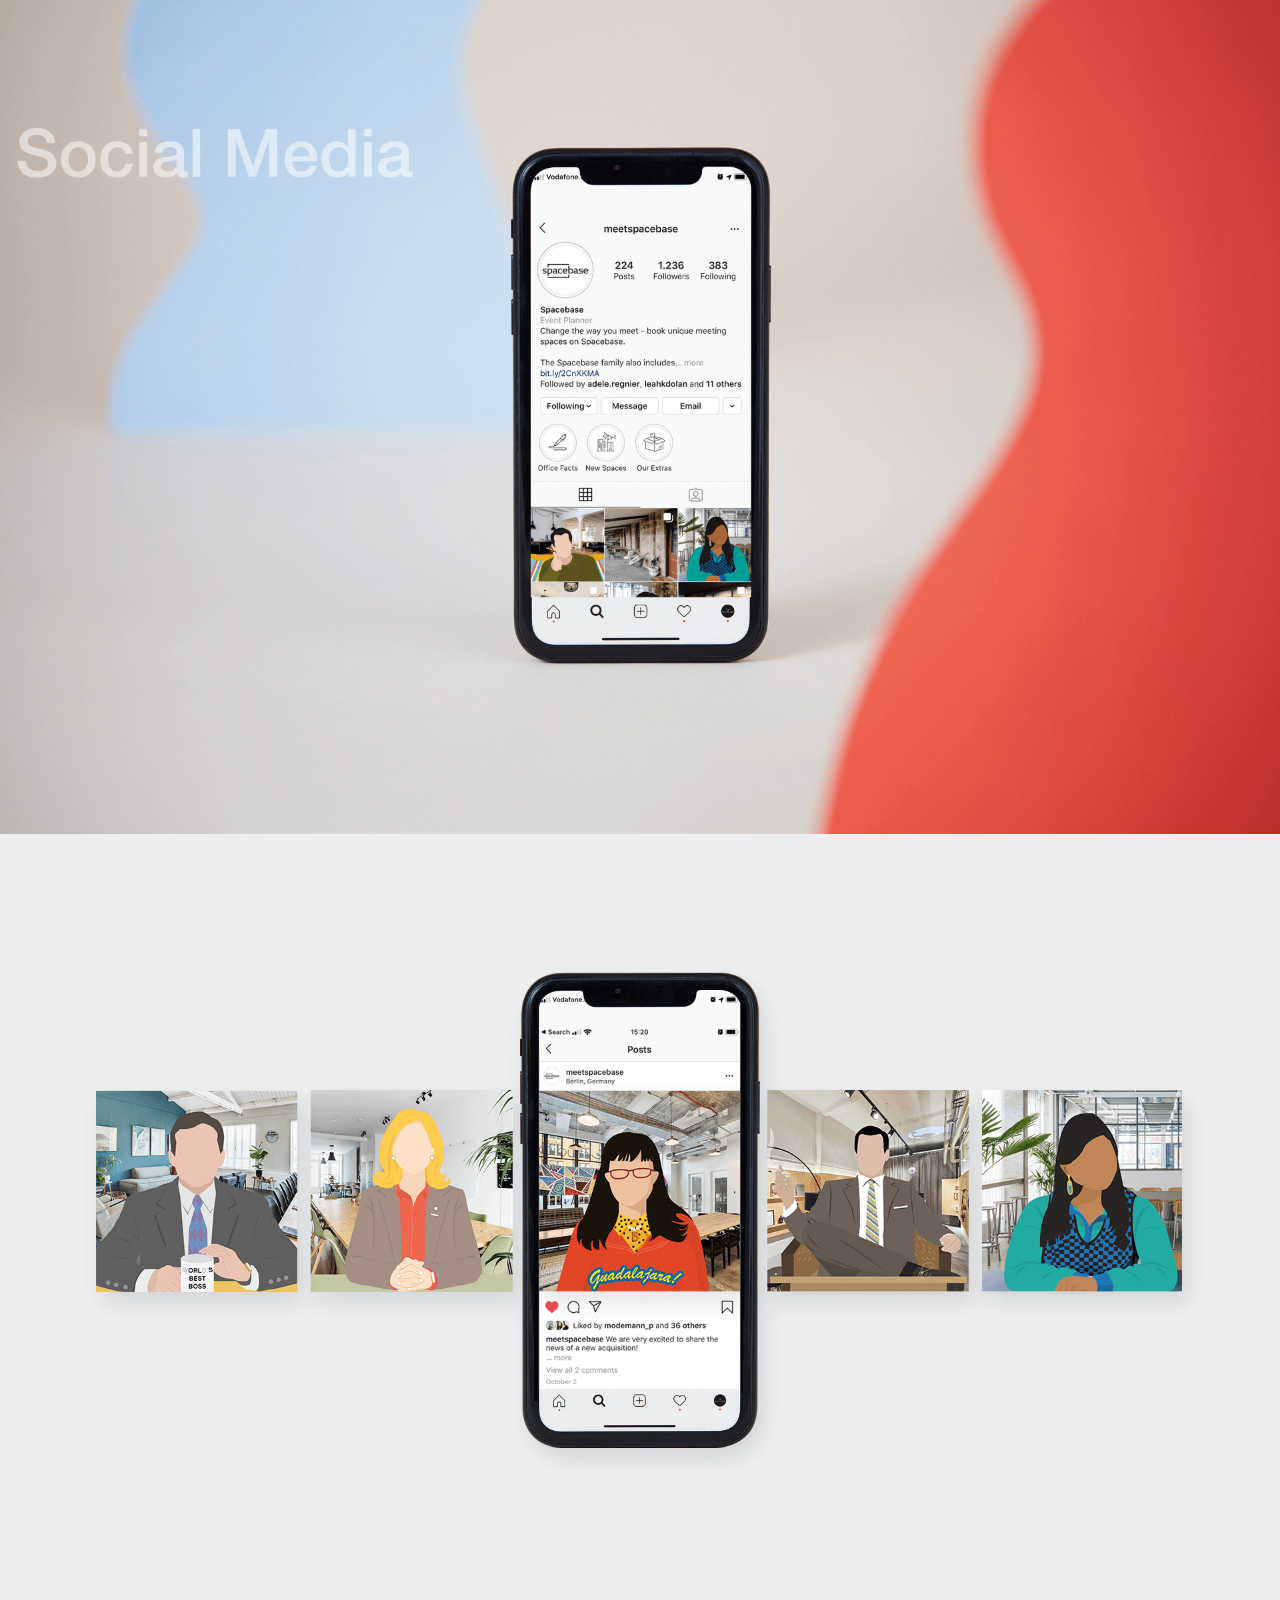
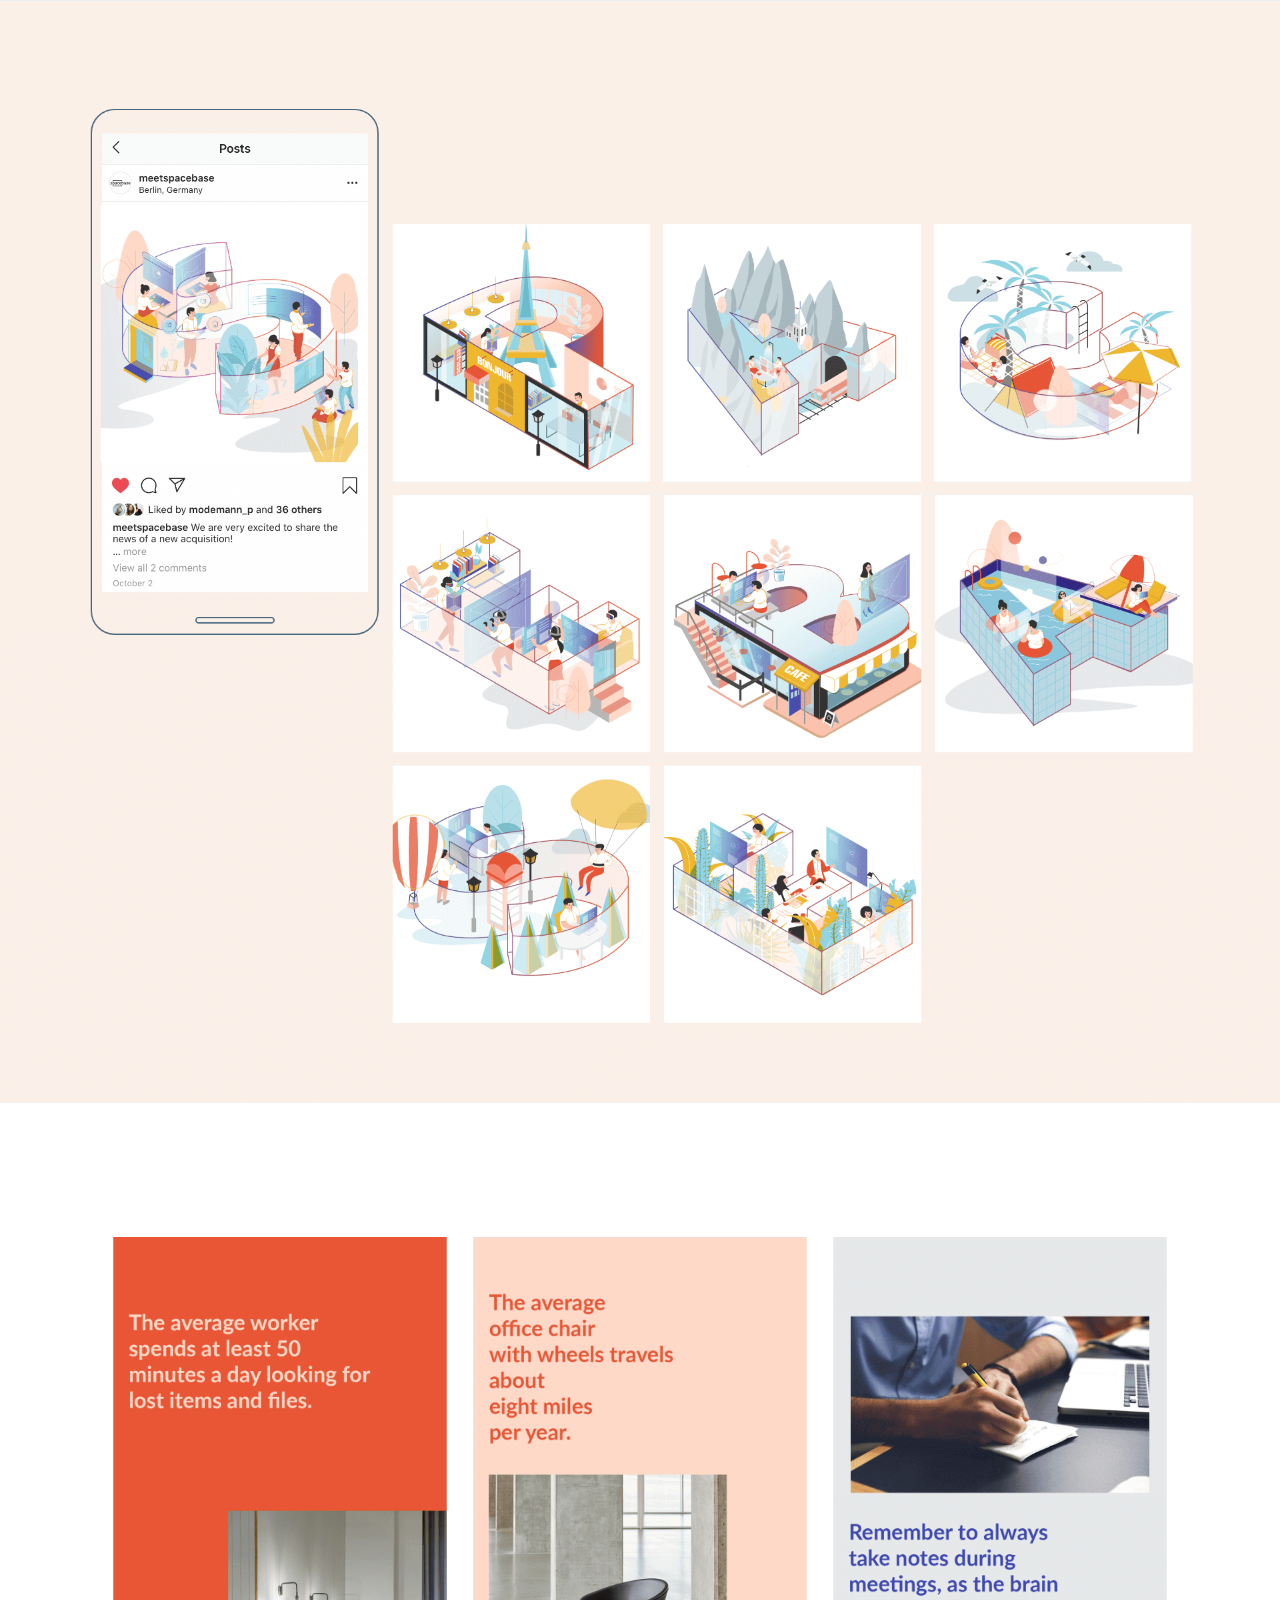
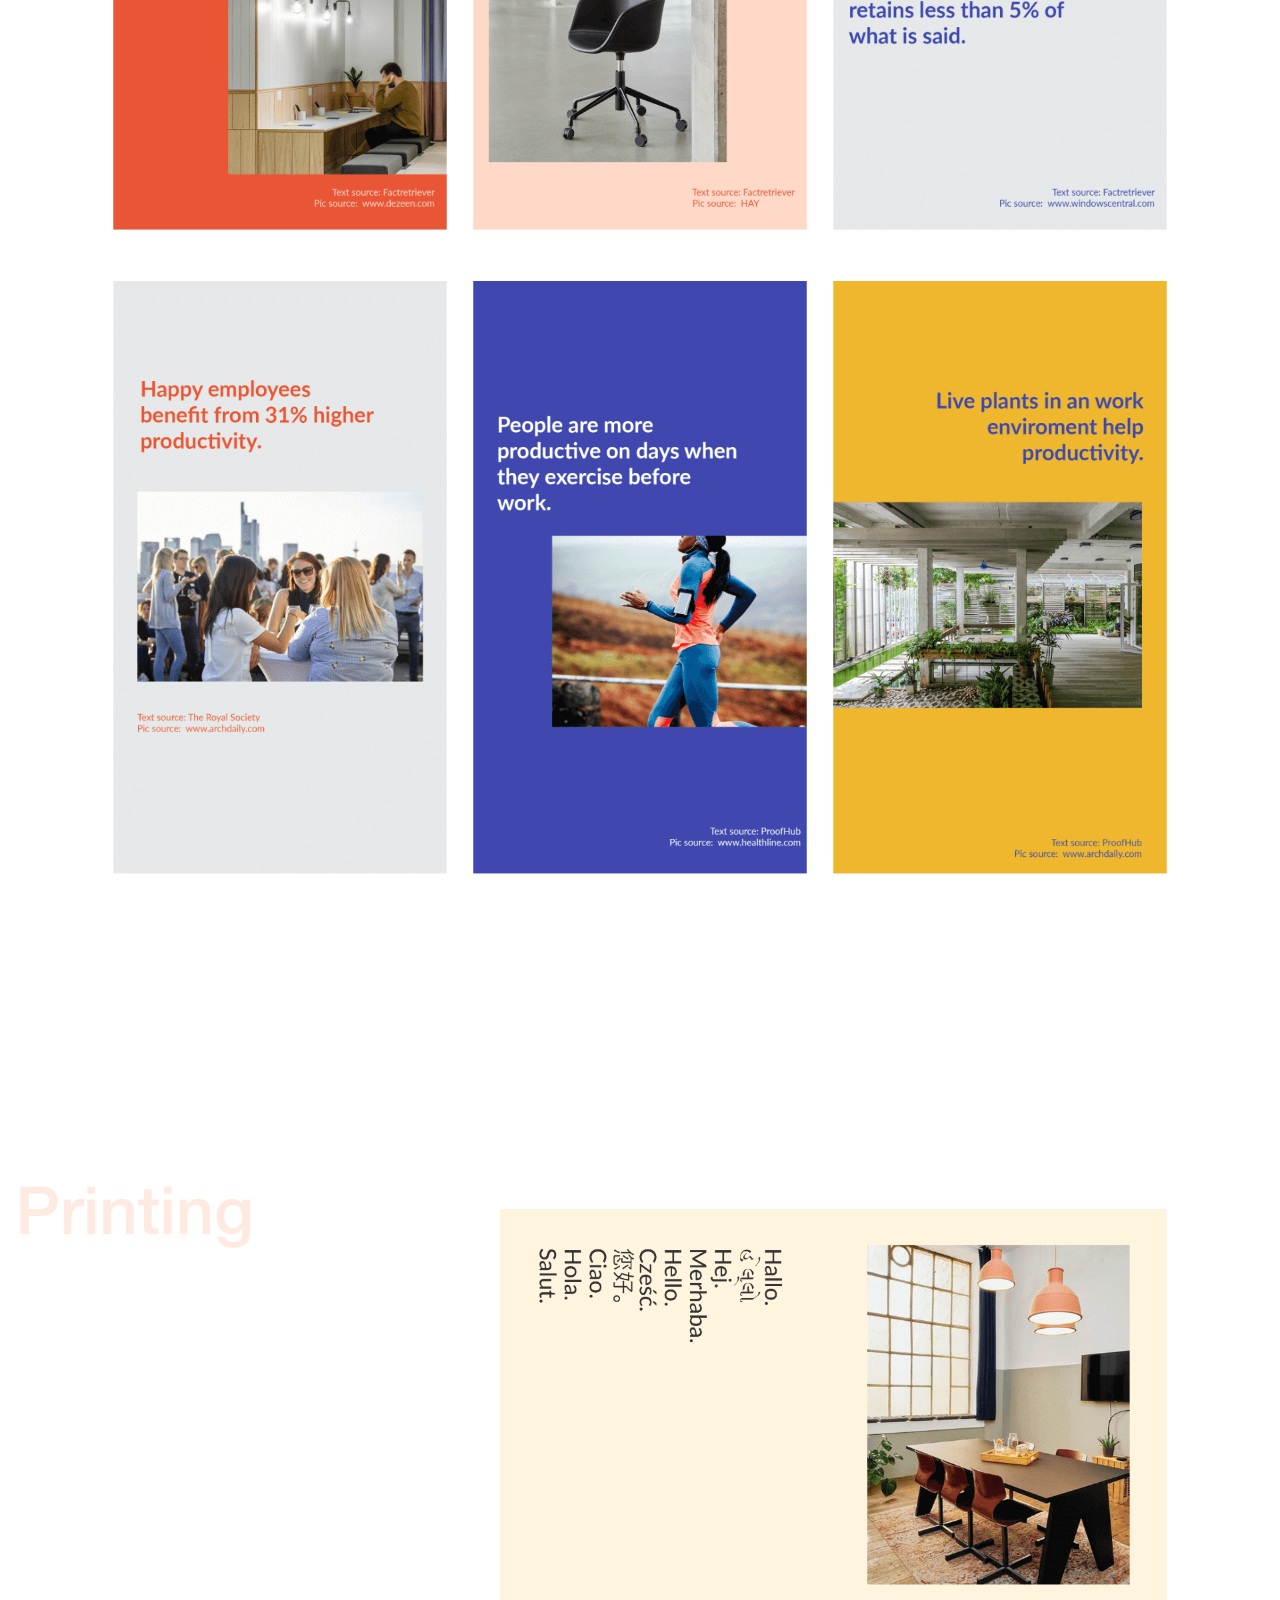
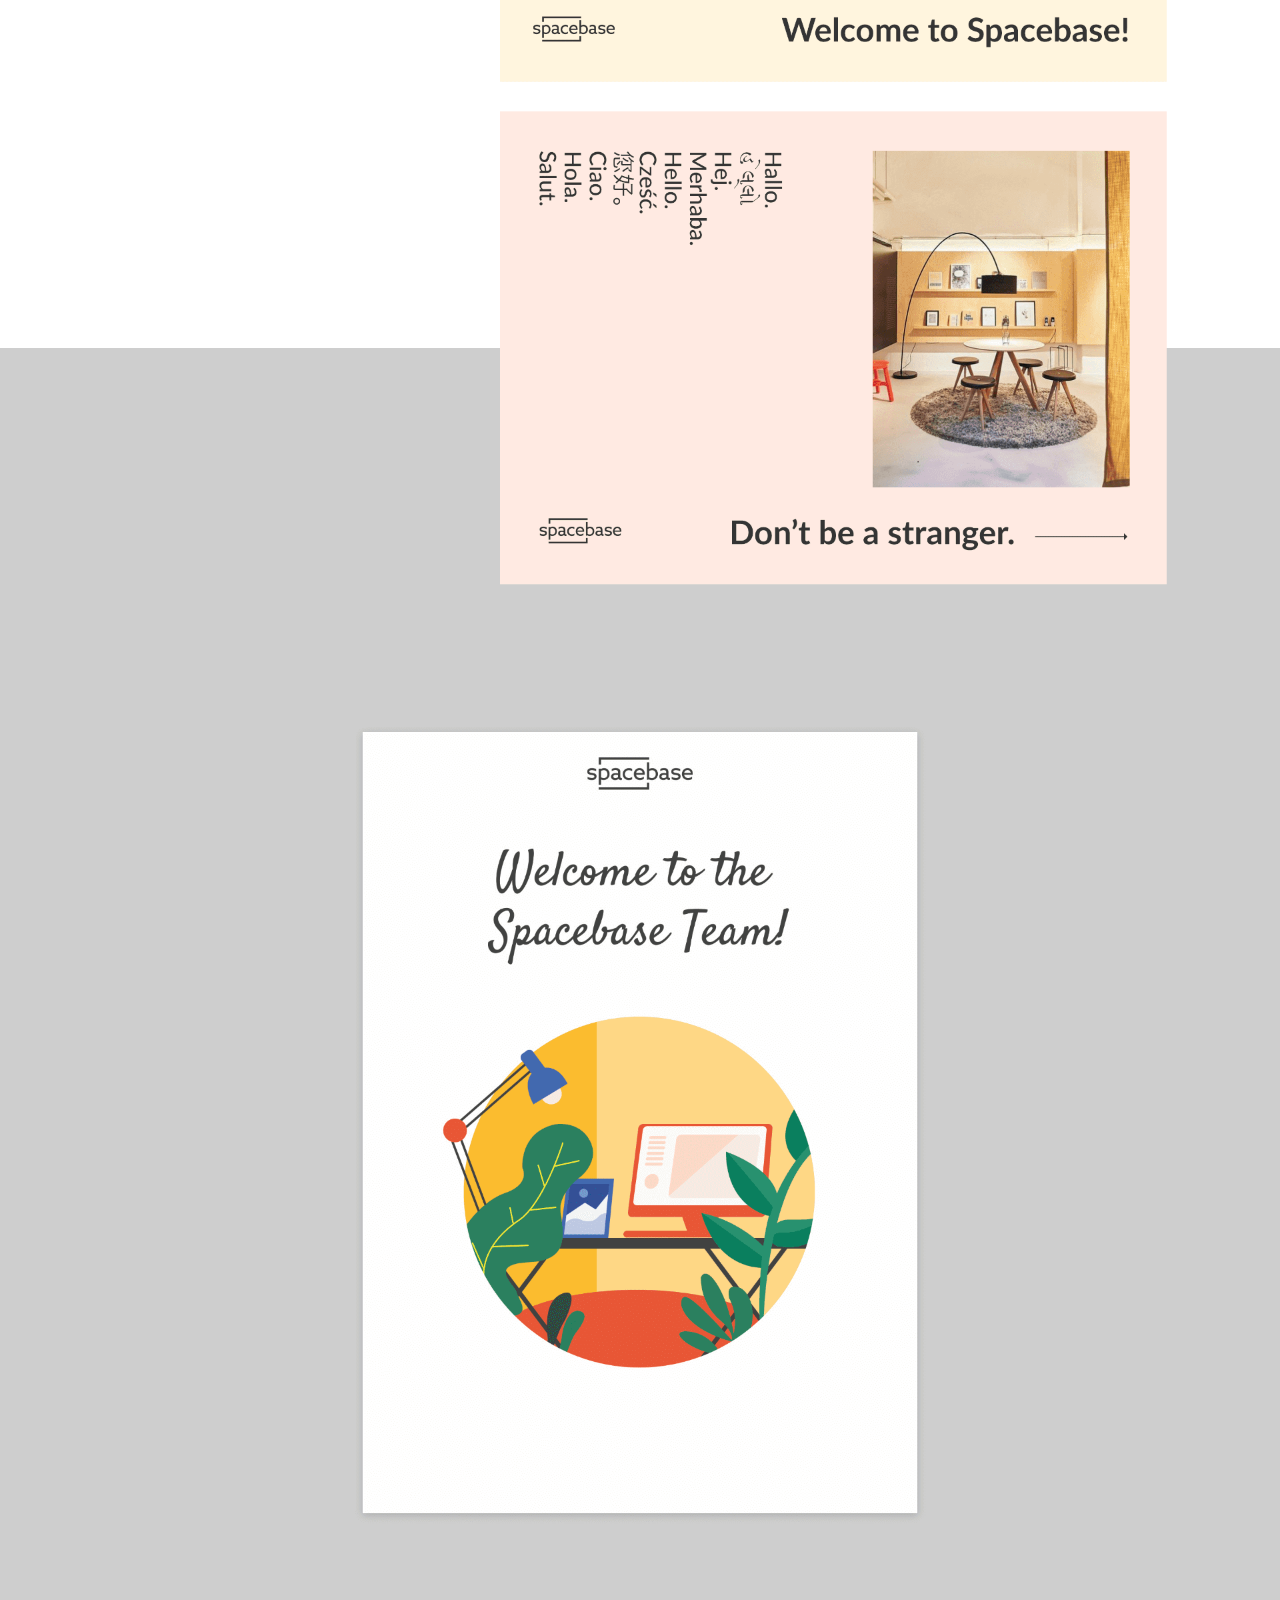
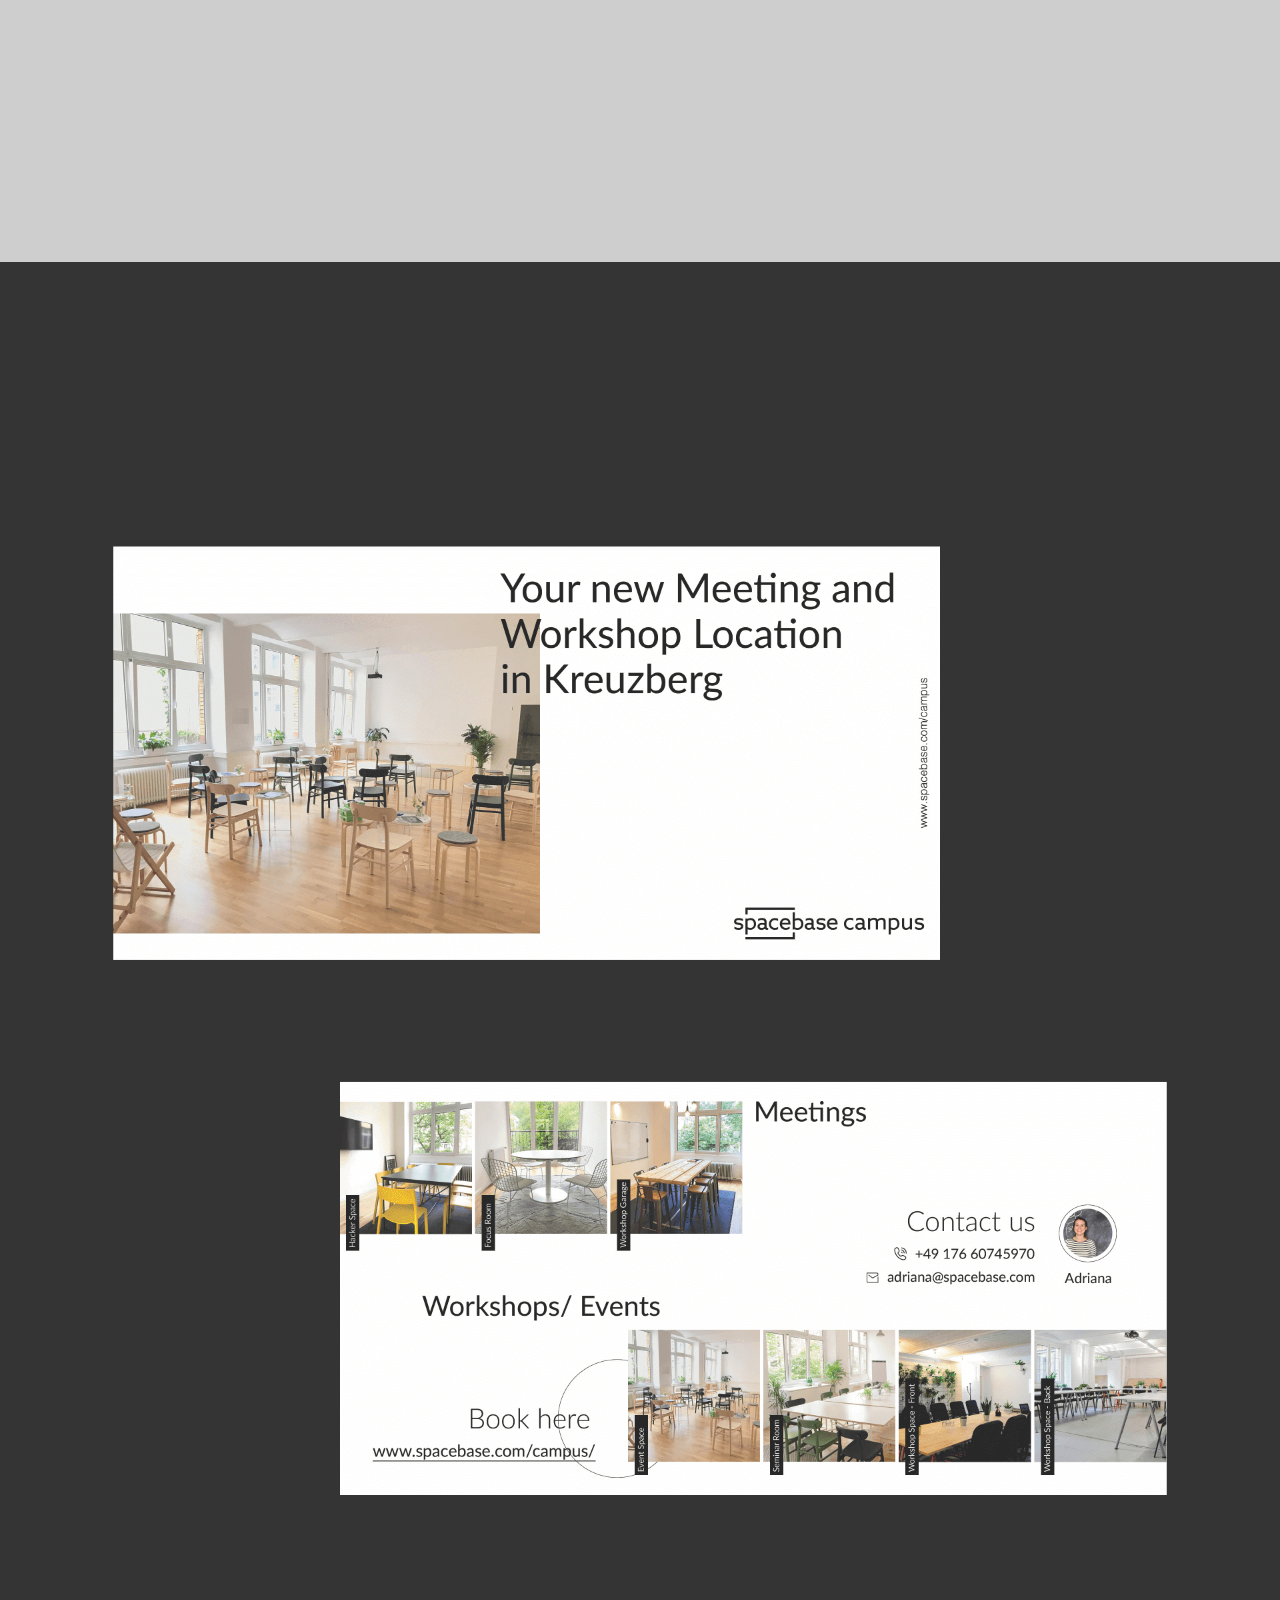
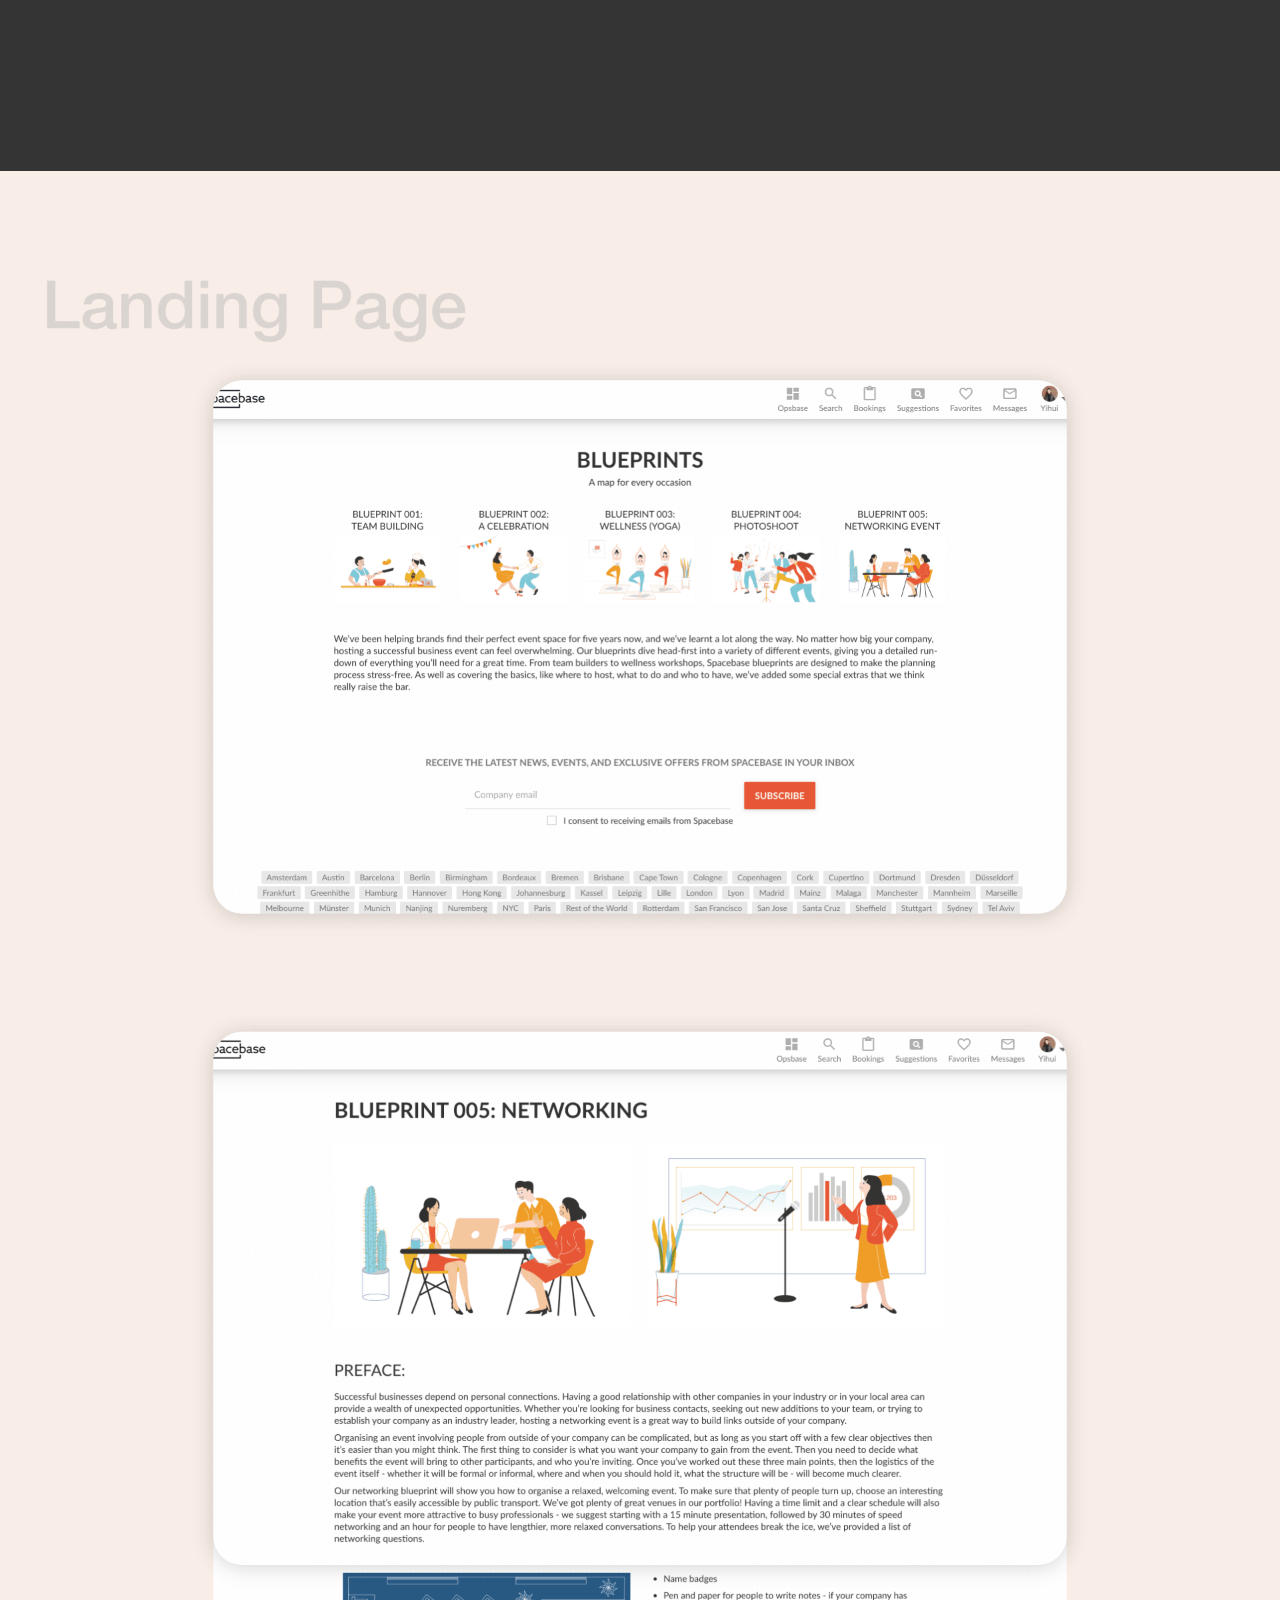
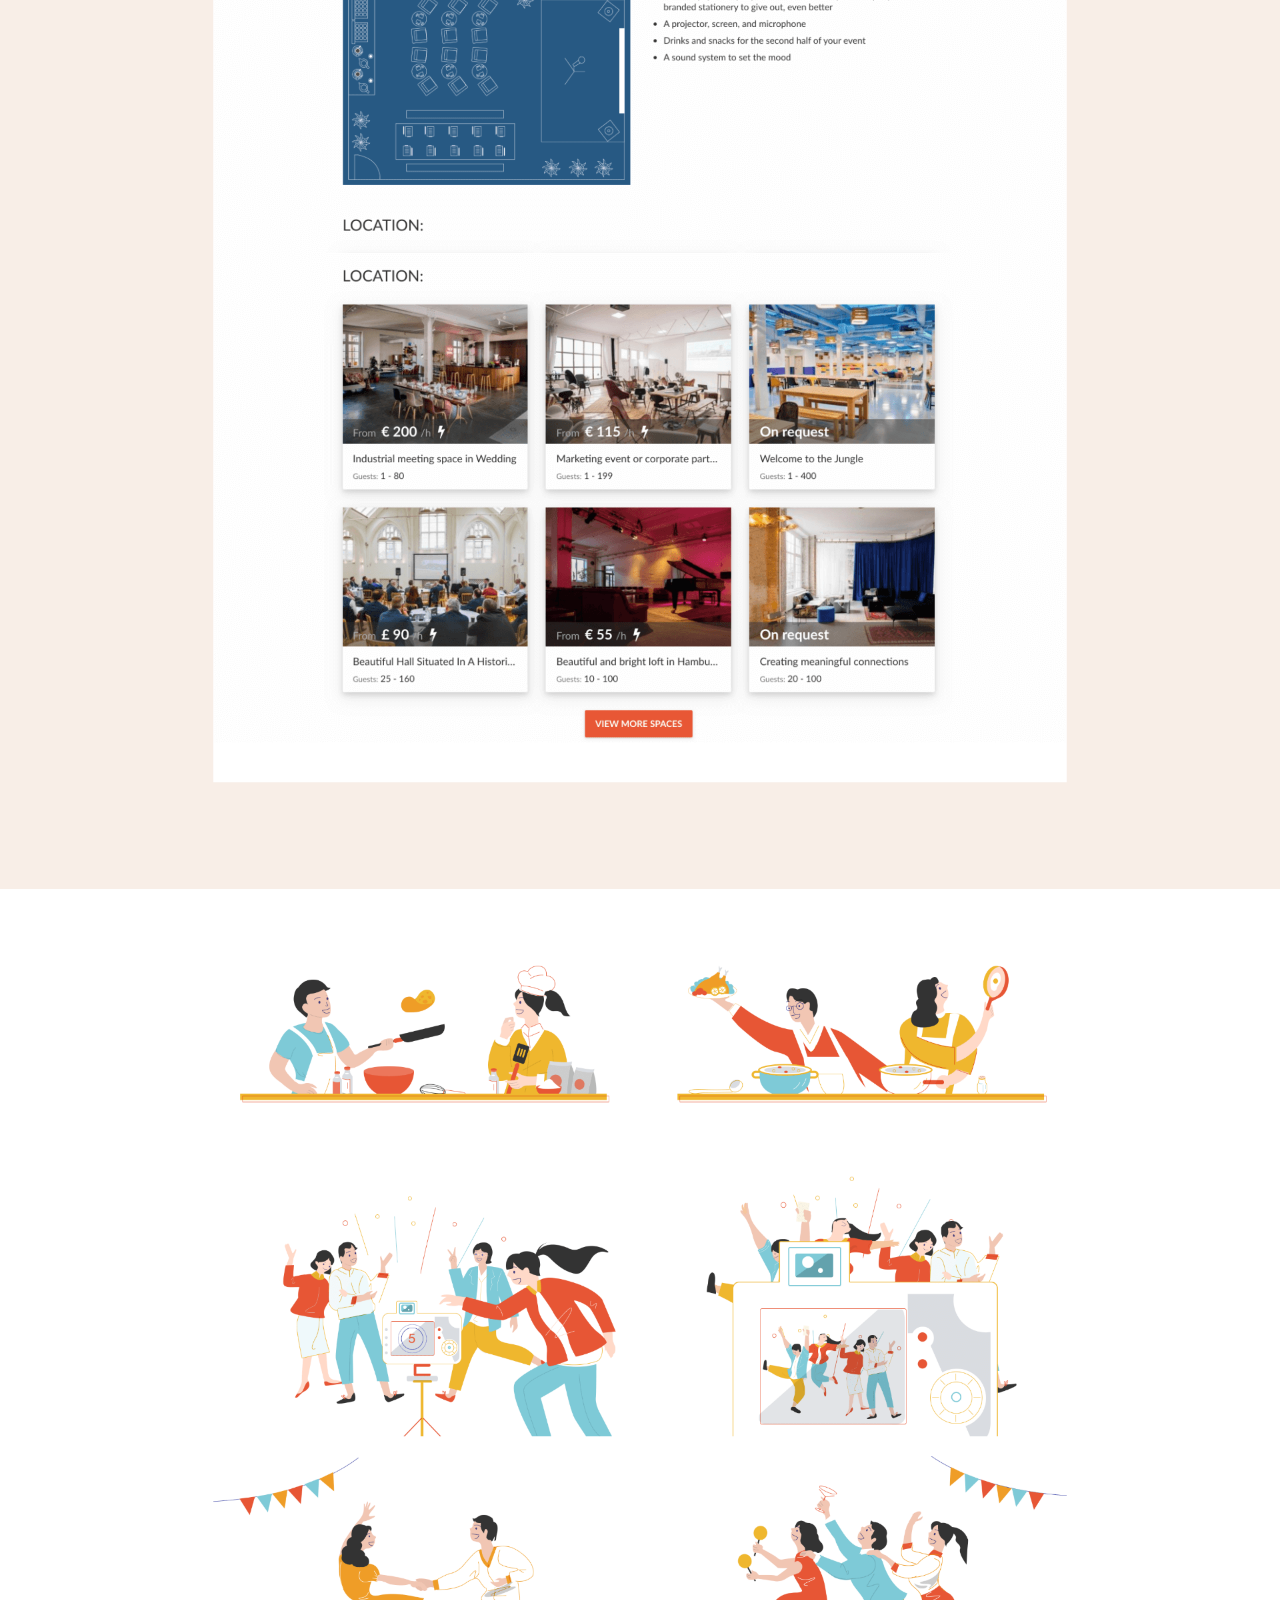
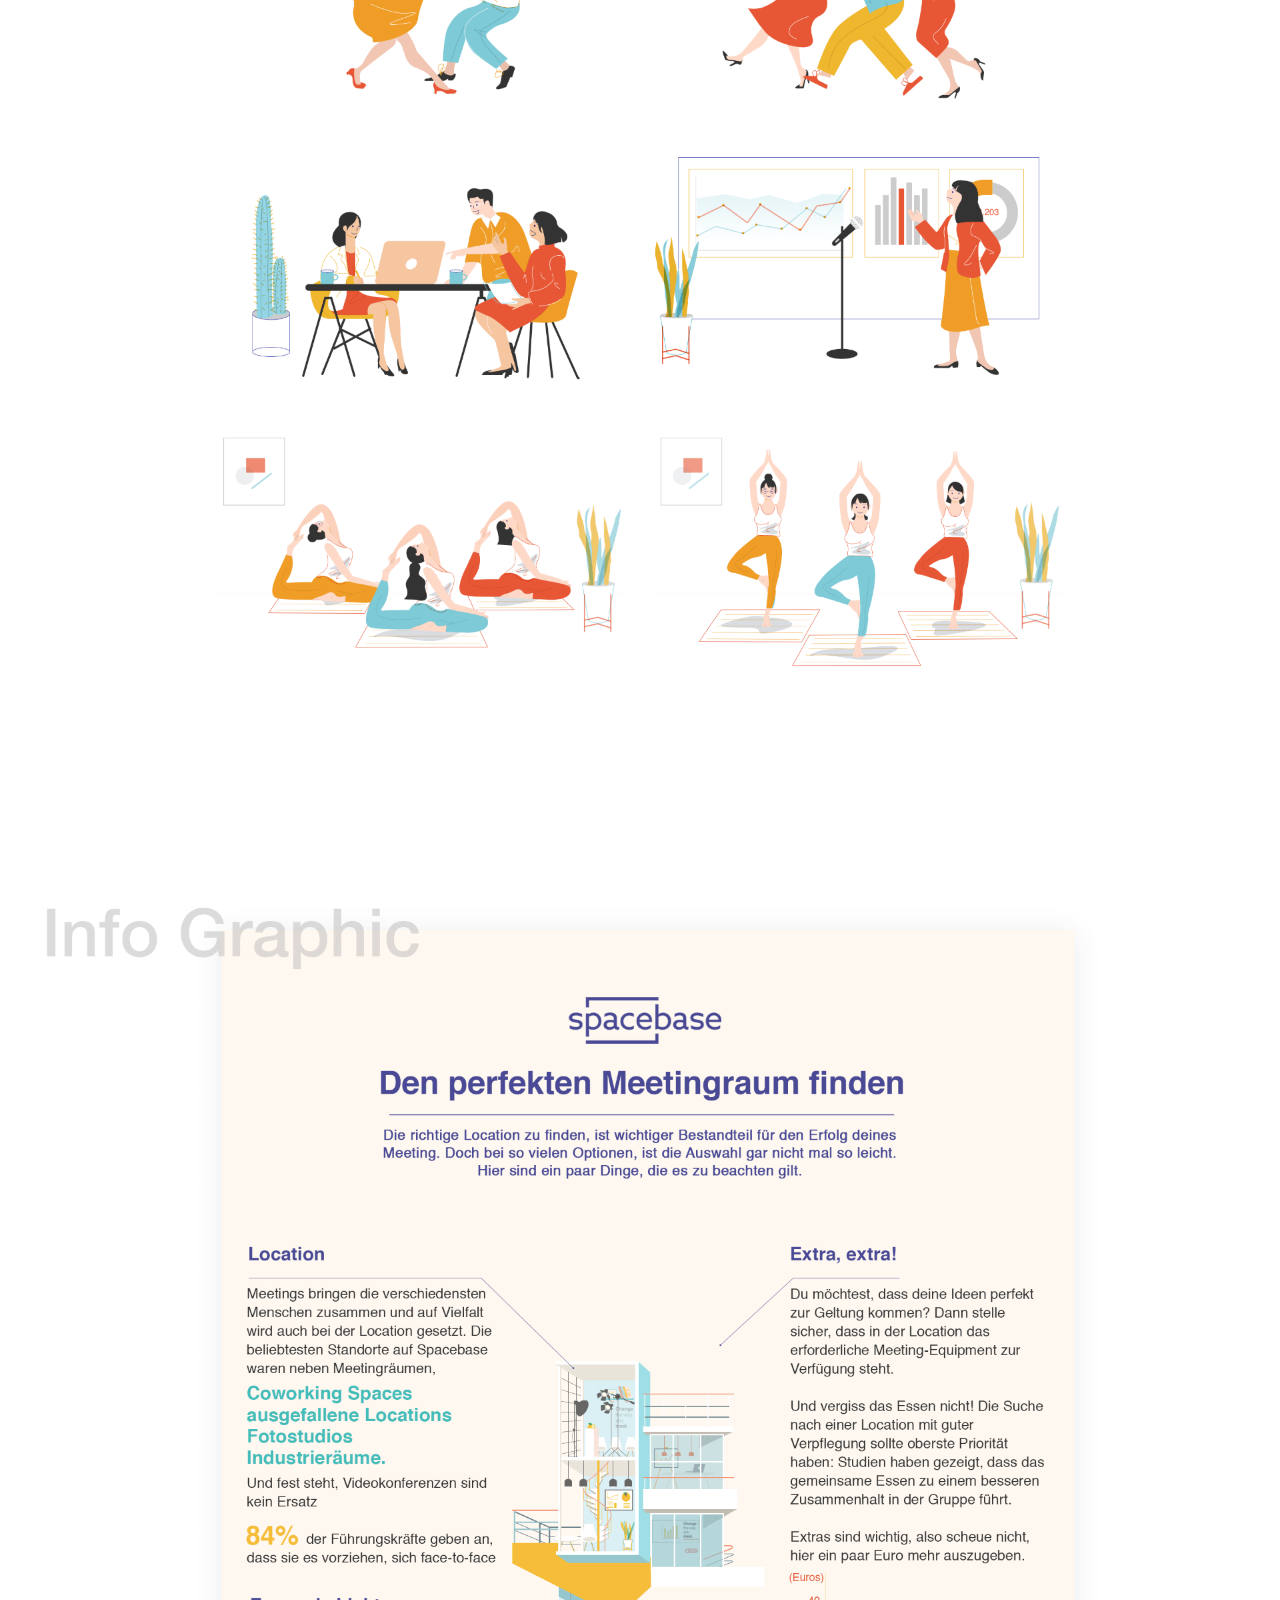
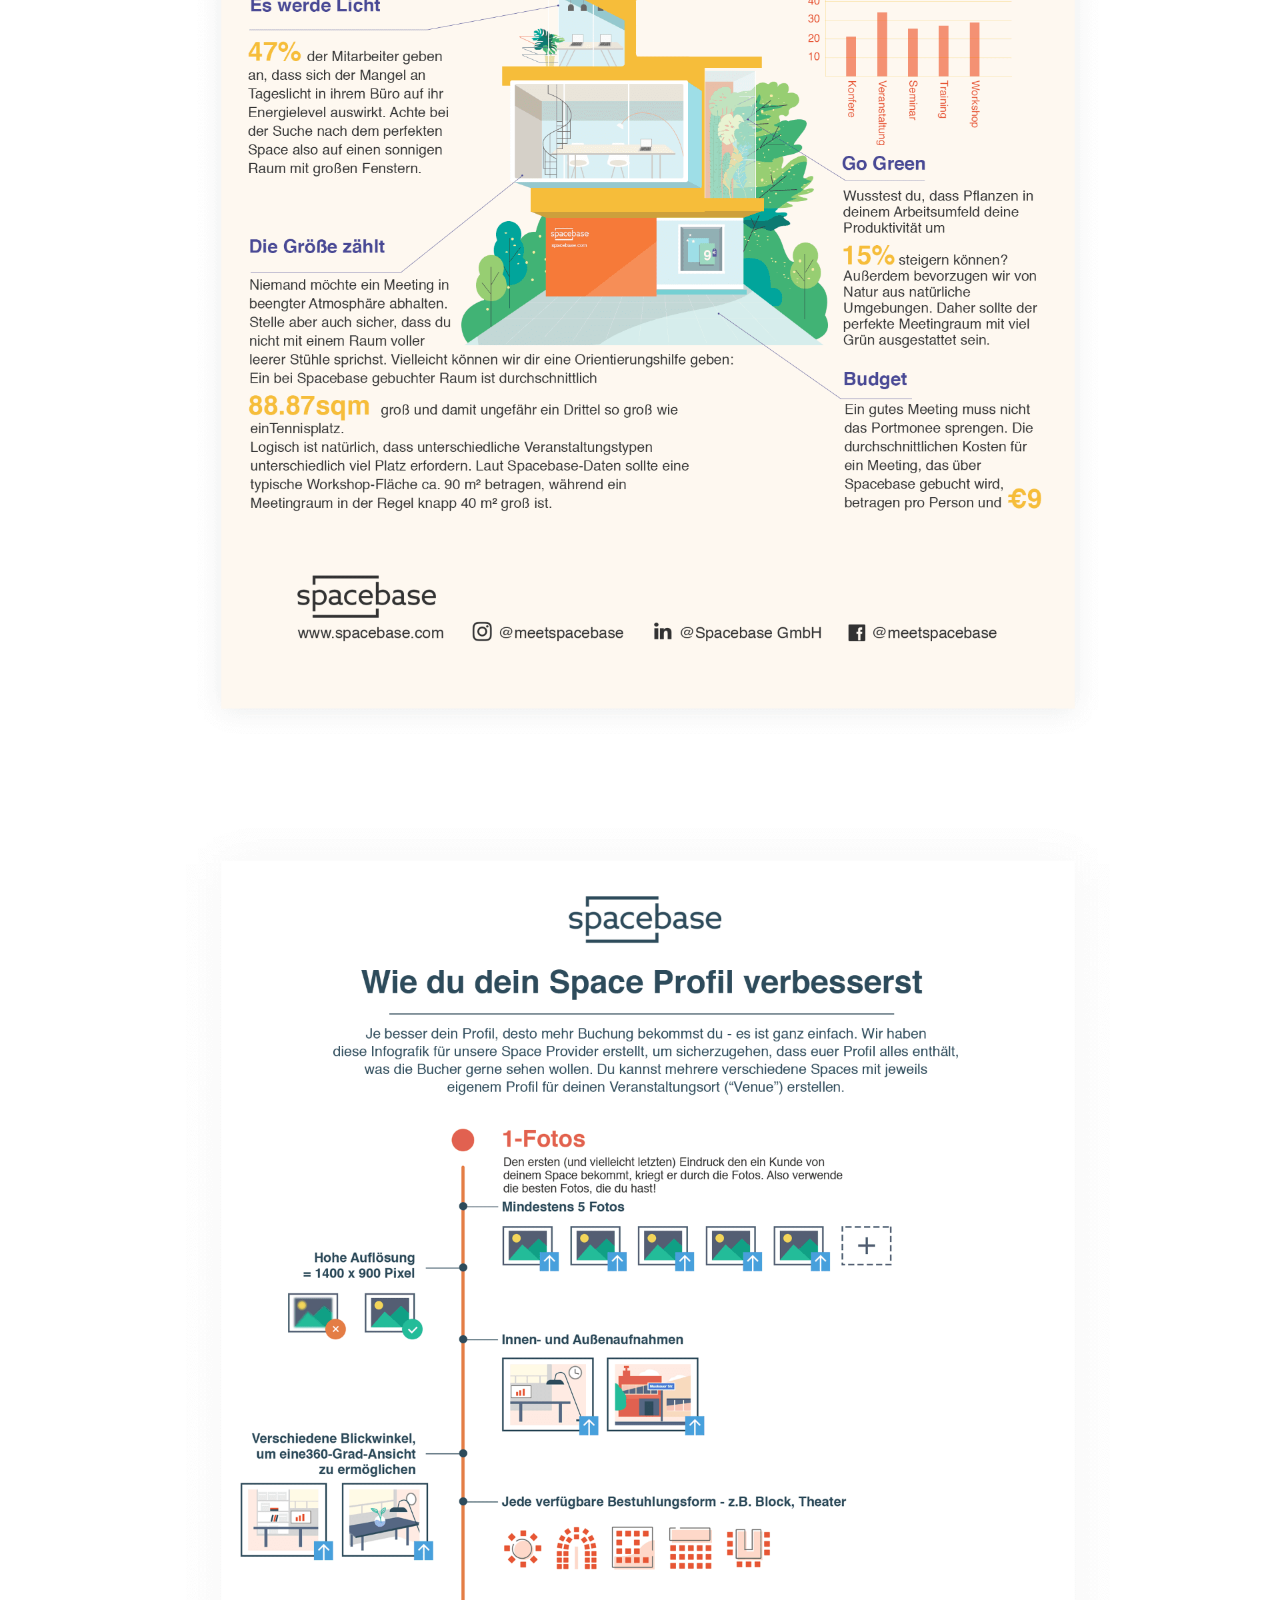
<file: profile/spacebase.html>
<!--copyright © Yihui Liu-->
<!DOCTYPE html>
<html lang="EN">
<head>
    <meta charset="utf-8">
    <meta http-equiv="X-UA-Compatible" content="IE=edge">
    <meta name="viewport" content="width=device-width, initial-scale=1, user-scalable=0">
    <title>Spacebase Graphic</title>
    <link rel="shortcut icon" href="images/favicon.ico" type="image/x-icon"/>
    <link rel="stylesheet" href="css/index.css">
    <link href="lib/bootstrap/css/bootstrap.css" rel="stylesheet">
    <link rel="stylesheet" href="https://cdnjs.cloudflare.com/ajax/libs/font-awesome/4.7.0/css/font-awesome.min.css">
    <script src="lib/html5shiv/html5shiv.min.js"></script>
    <script src="lib/respond/respond.min.js"></script>
</head>
<body>

<div class="logo_m hidden-lg hidden-md hidden-sm"></div> 
<header class="nm_nav">
    <div class="nm_nav_pc hidden-xs">
        <a href="index.html" class="index">Y.H.Design</a>
        <a href="about.html" class="about">About</a>
    </div>
    <div class="nm_nav_m hidden-sm hidden-md hidden-lg">
        <a href="index.html" class="index">Y.H.Design</a>
        <a href="about.html" class="about">About</a>
    </div>
</header>
<!--首页（2）作品模块有视觉差 -->
<section class="spacebase">
    <div class="spacebase_box">
        <div class="bg hidden-xs" data-stellar-background-ratio="0">
            <div class="mouse">
                <div class="dot"></div>
            </div>
        </div>
        <div class="bg_m hidden-md hidden-lg hidden-sm" data-stellar-background-ratio="0">  </div>

        <div class="content_box">
            <div class="text">
                <p class="text_02">Spacebase Graphic Design work</p>
                <p class="text_01">Role - <br>Branding,Graphic,Motion design,Illustration  </p>
                <p class="text_01">Software - <br>Adobe Photoshop / Adobe Illustrator  </p>
                <br>
                <br>
                <br>

            </div>
            <div class="work_01" >
                <div class="imgBox">
                    <img src="images/spacebase_01.png" alt="">
                    <img src="images/spacebase_02.png" alt="">
                    <img src="images/spacebase_03.png" alt="">
                    <img src="images/spacebase_04.png" alt="">
                    <img src="images/spacebase_05.png" alt="">
                    <img src="images/spacebase_06.png" alt="">
                    <img src="images/spacebase_07.png" alt="">
  
                    <div class="videoBox">
                        
                        <div class="next_pc hidden-xs">
                           
                            <a href="penta.html">Next- <br> CaseStudy:Penta Design Project</a>
                            <a href="penta.html" class="icon"><img src="images/arrow_next.png" alt=""></a>
                        </div>
                        <div class="next_m hidden-md hidden-sm hidden-lg">
                            
                            <a href="penta.html">Next- <br>CaseStudy:Penta Design Project</a>
                            <a href="penta.html" class="icon"><img src="images/arrow_next.png" alt=""></a>
                        </div>
                    </div>
                </div>
            </div>
        </div>
    </div>
</section>



<script src="lib/jquery/jquery.min.js"></script>
<script src="lib/bootstrap/js/bootstrap.min.js"></script>
<script src="js/jquery.stellar.js"></script>
<script src="js/index_stellar.js"></script>
<!--添加js样式-->
<script src="js/index.js"></script>
</body>
</html>
</file>
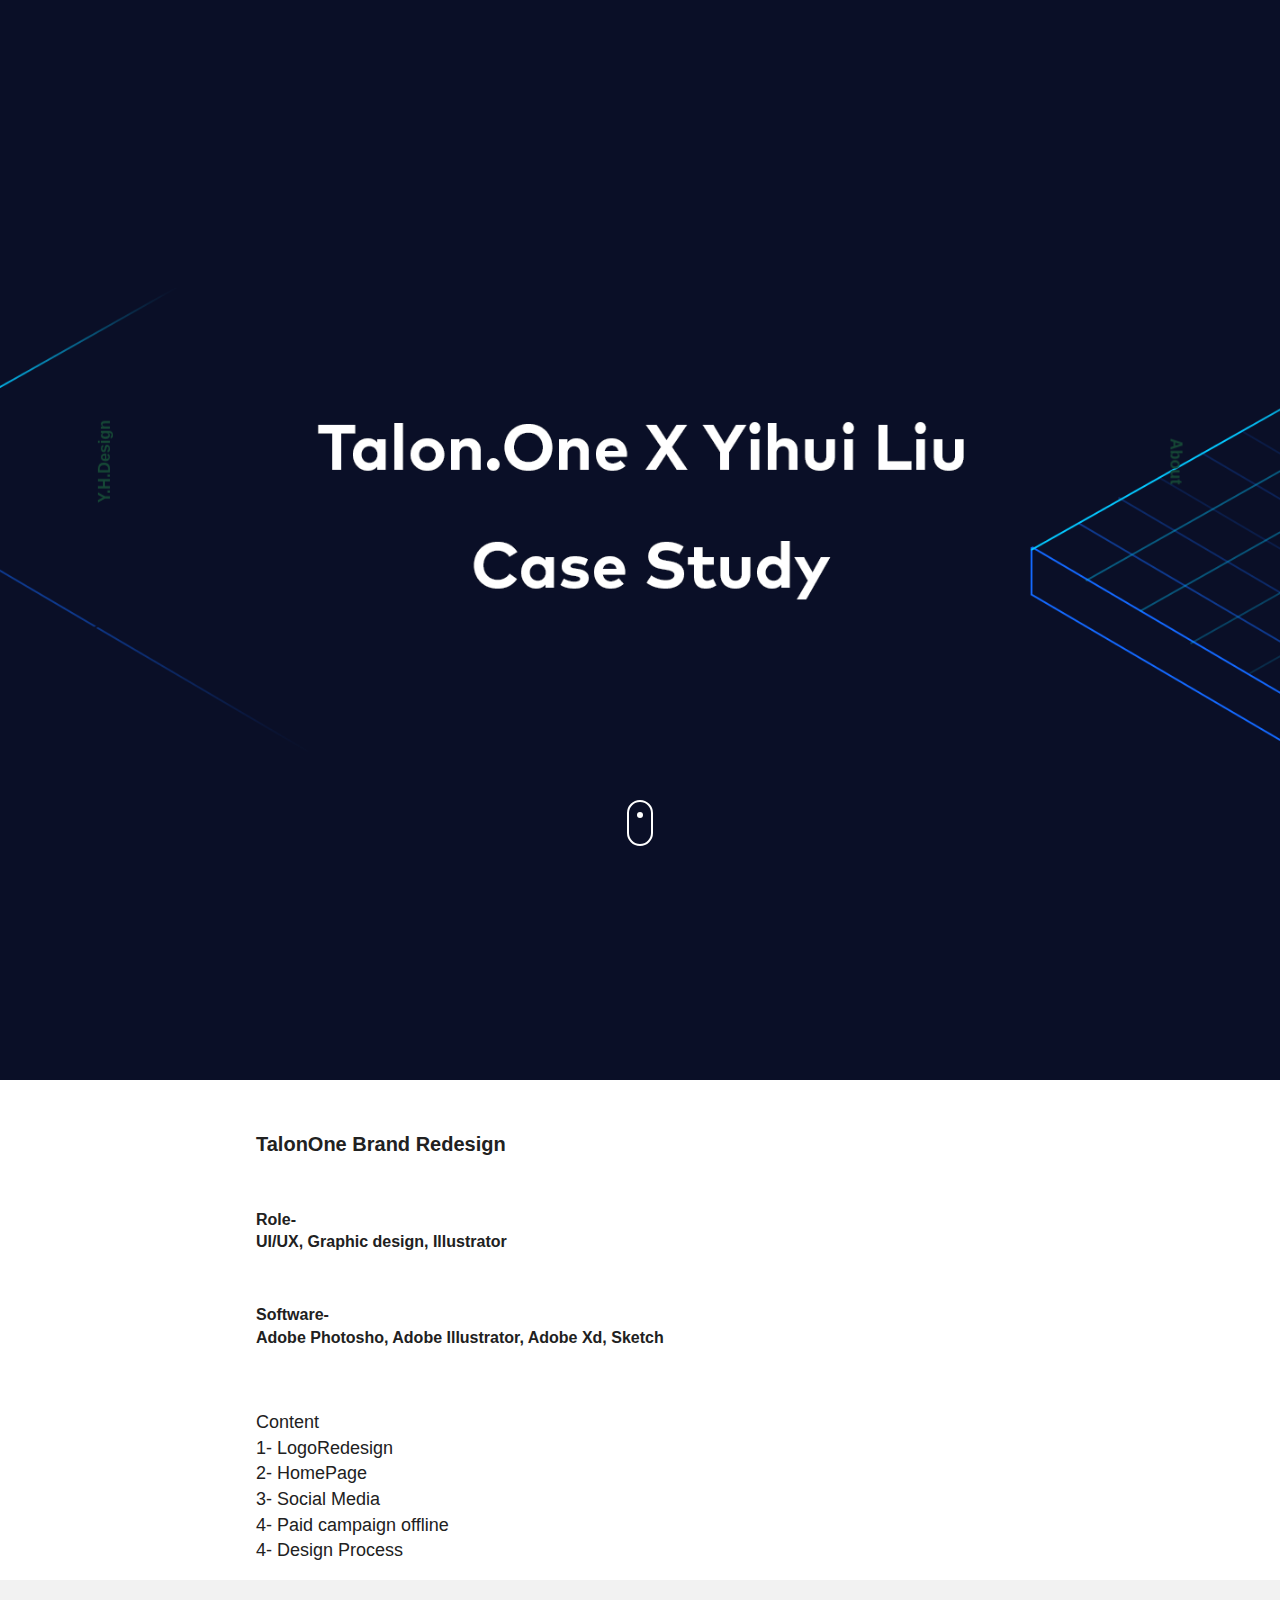
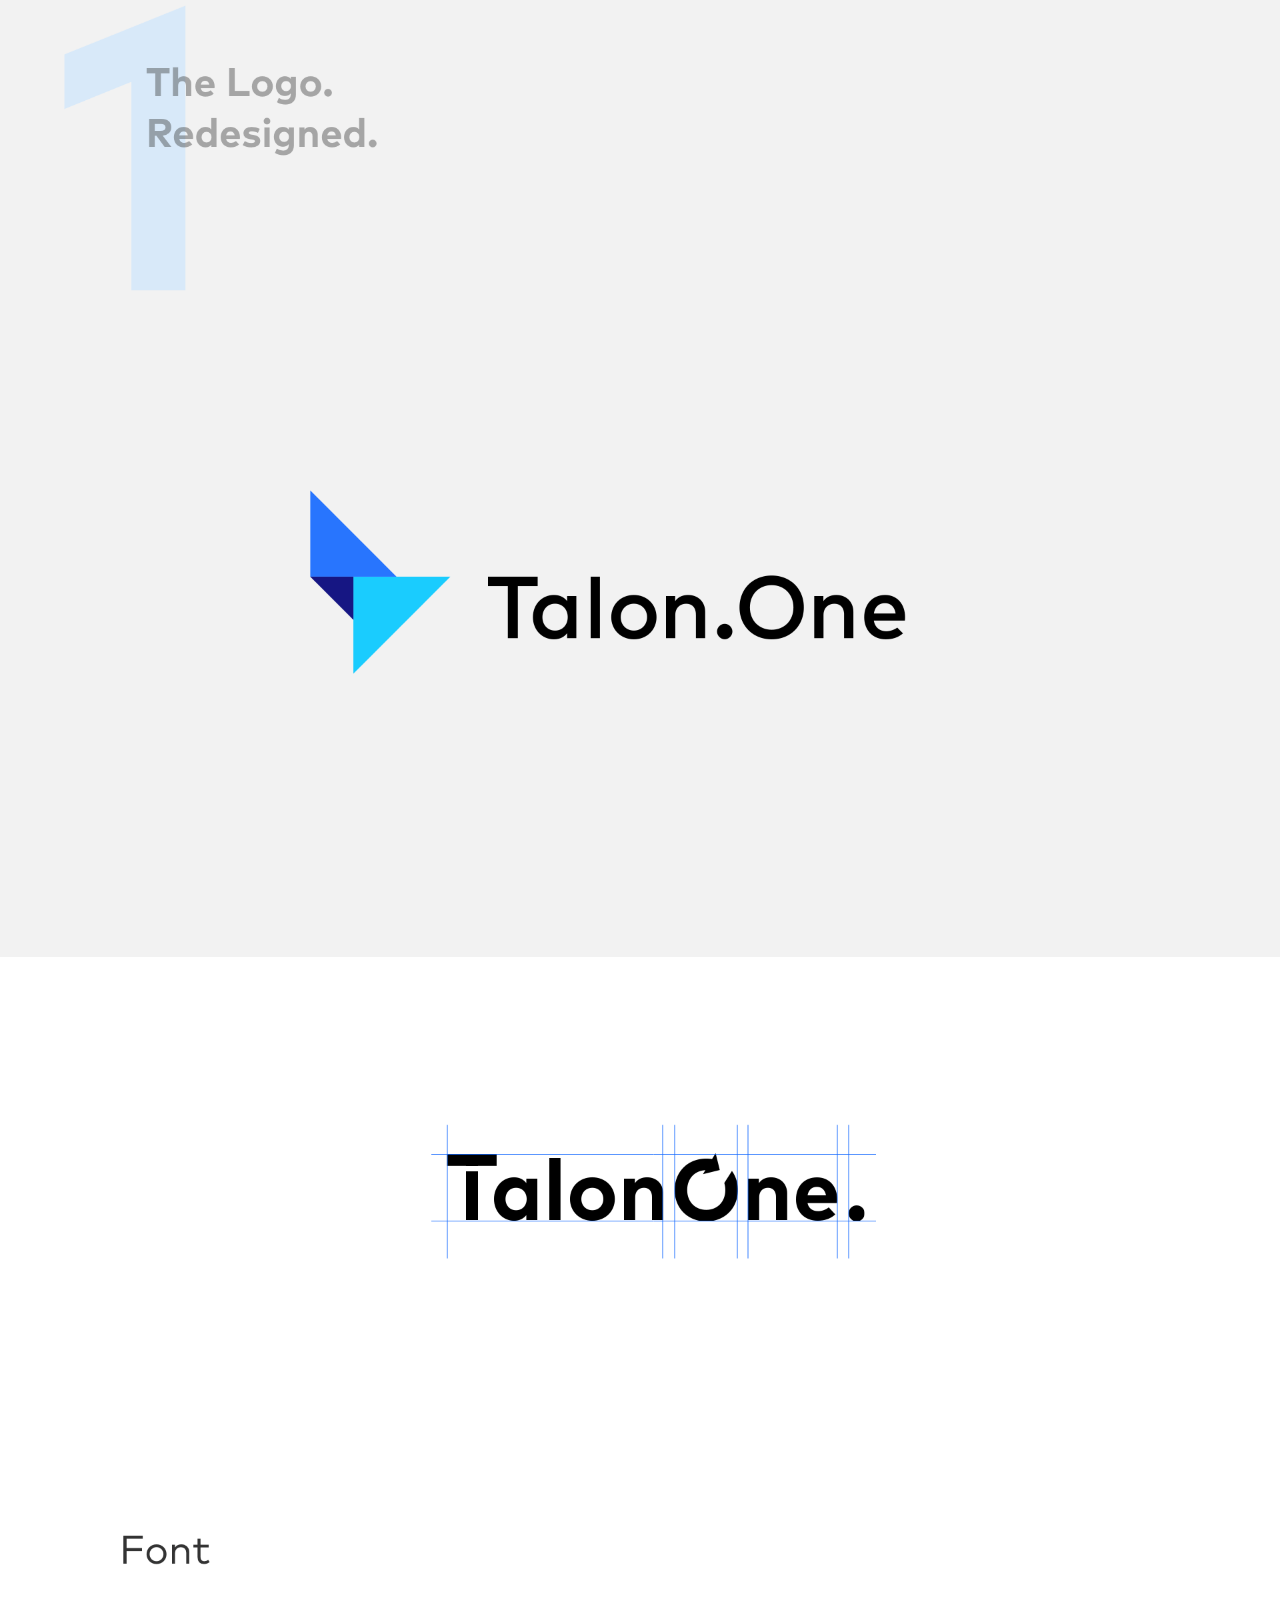
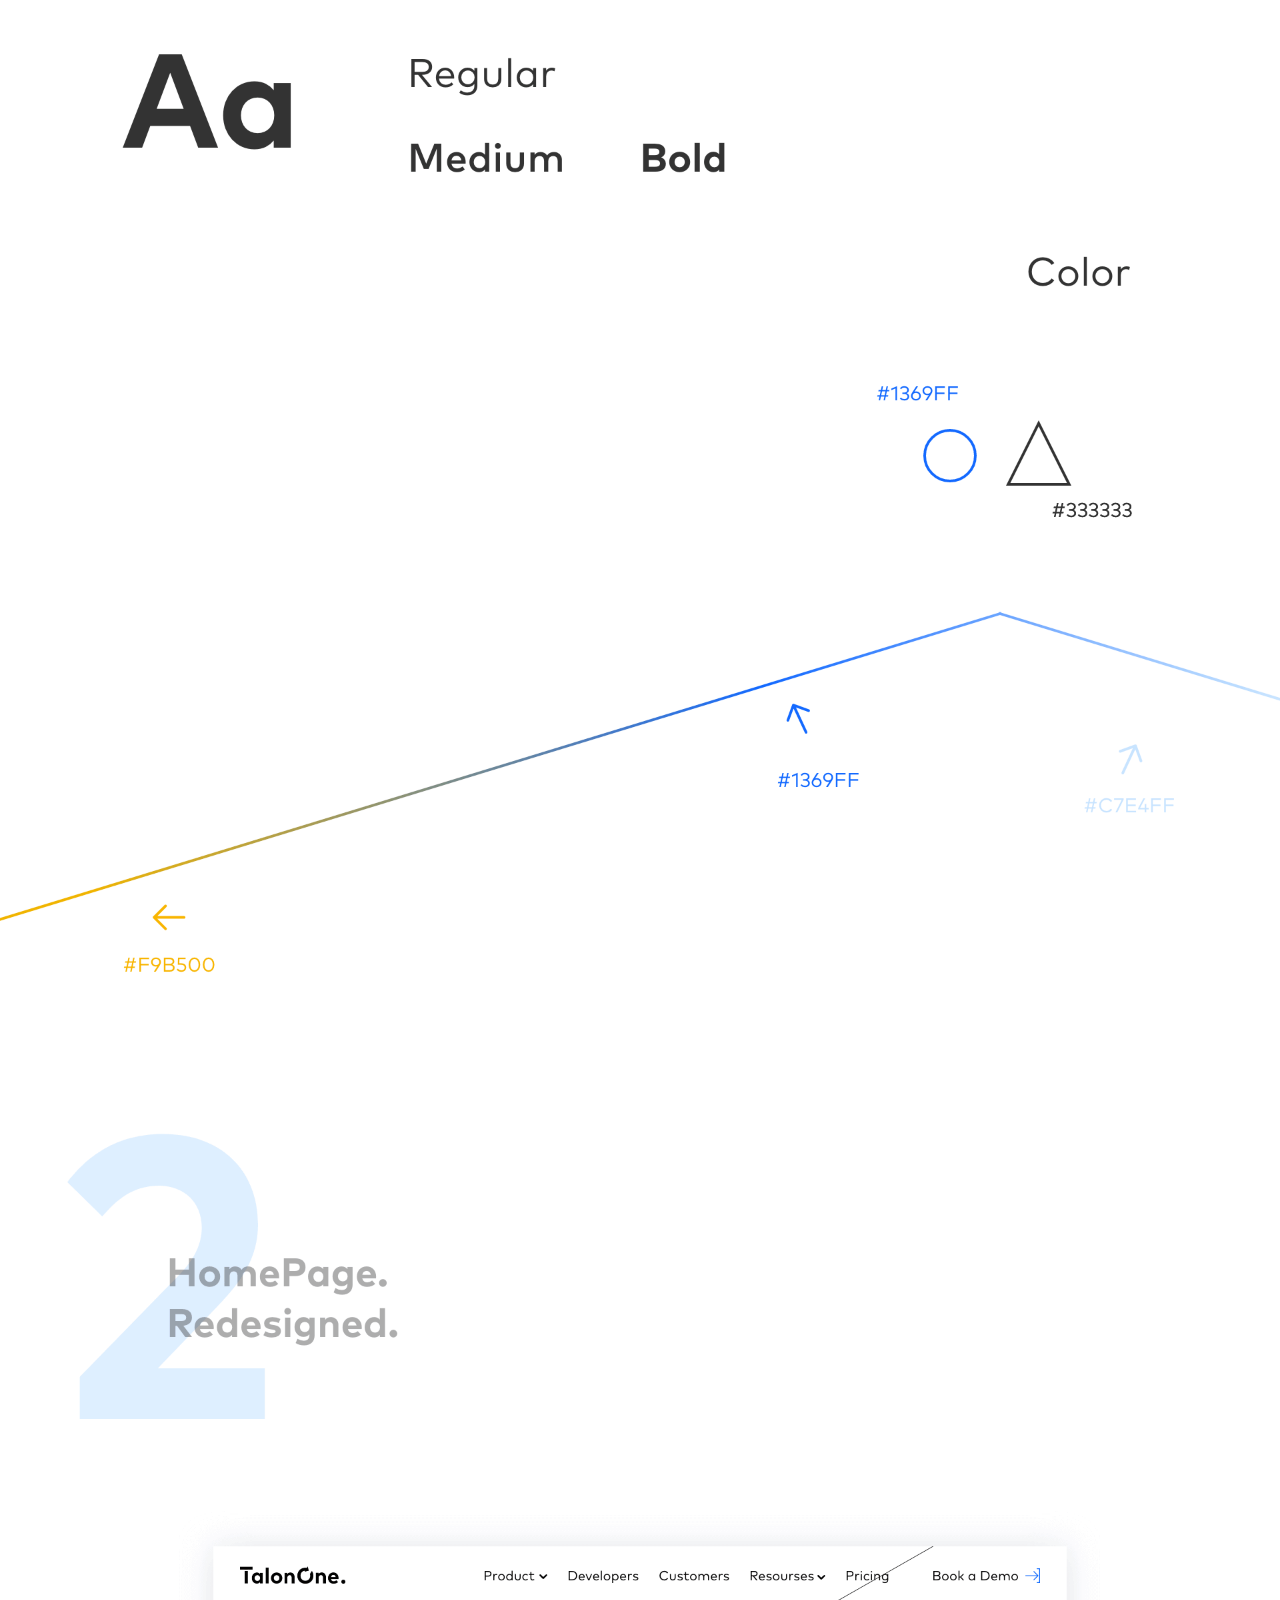
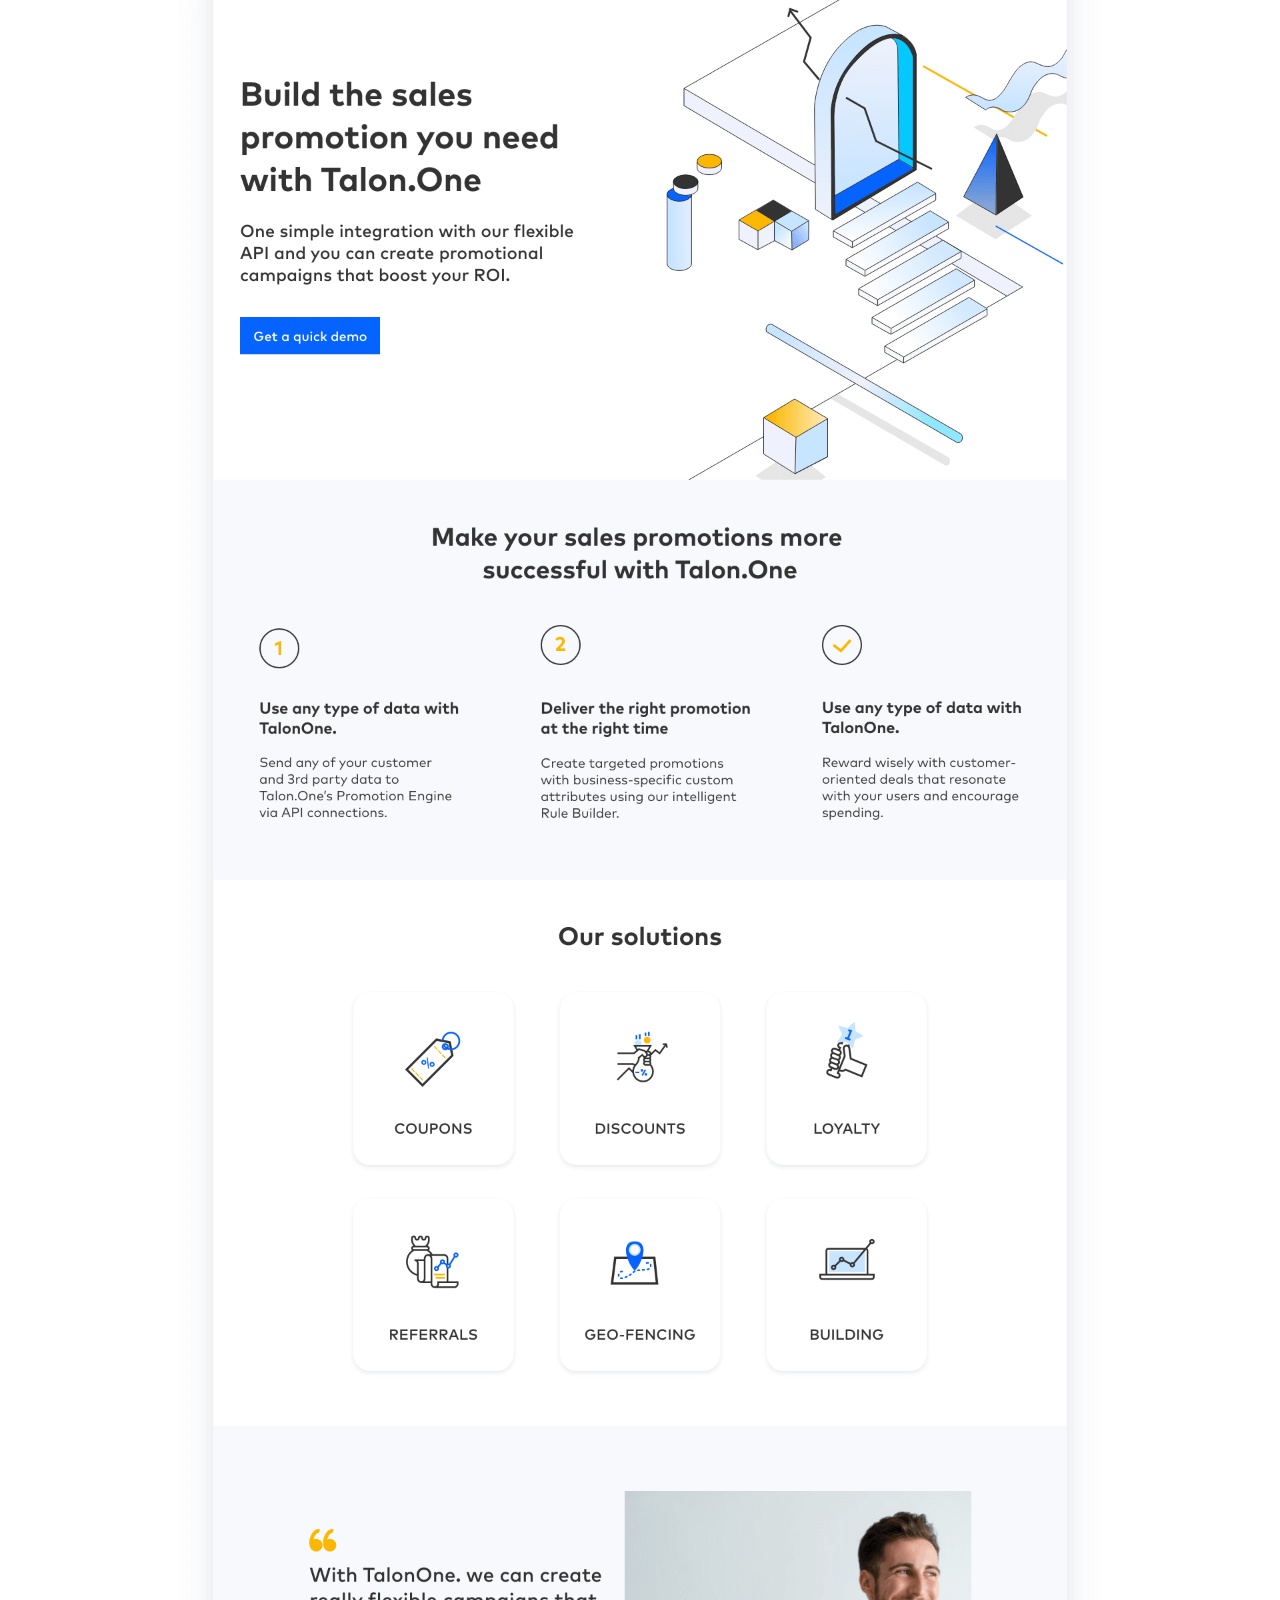
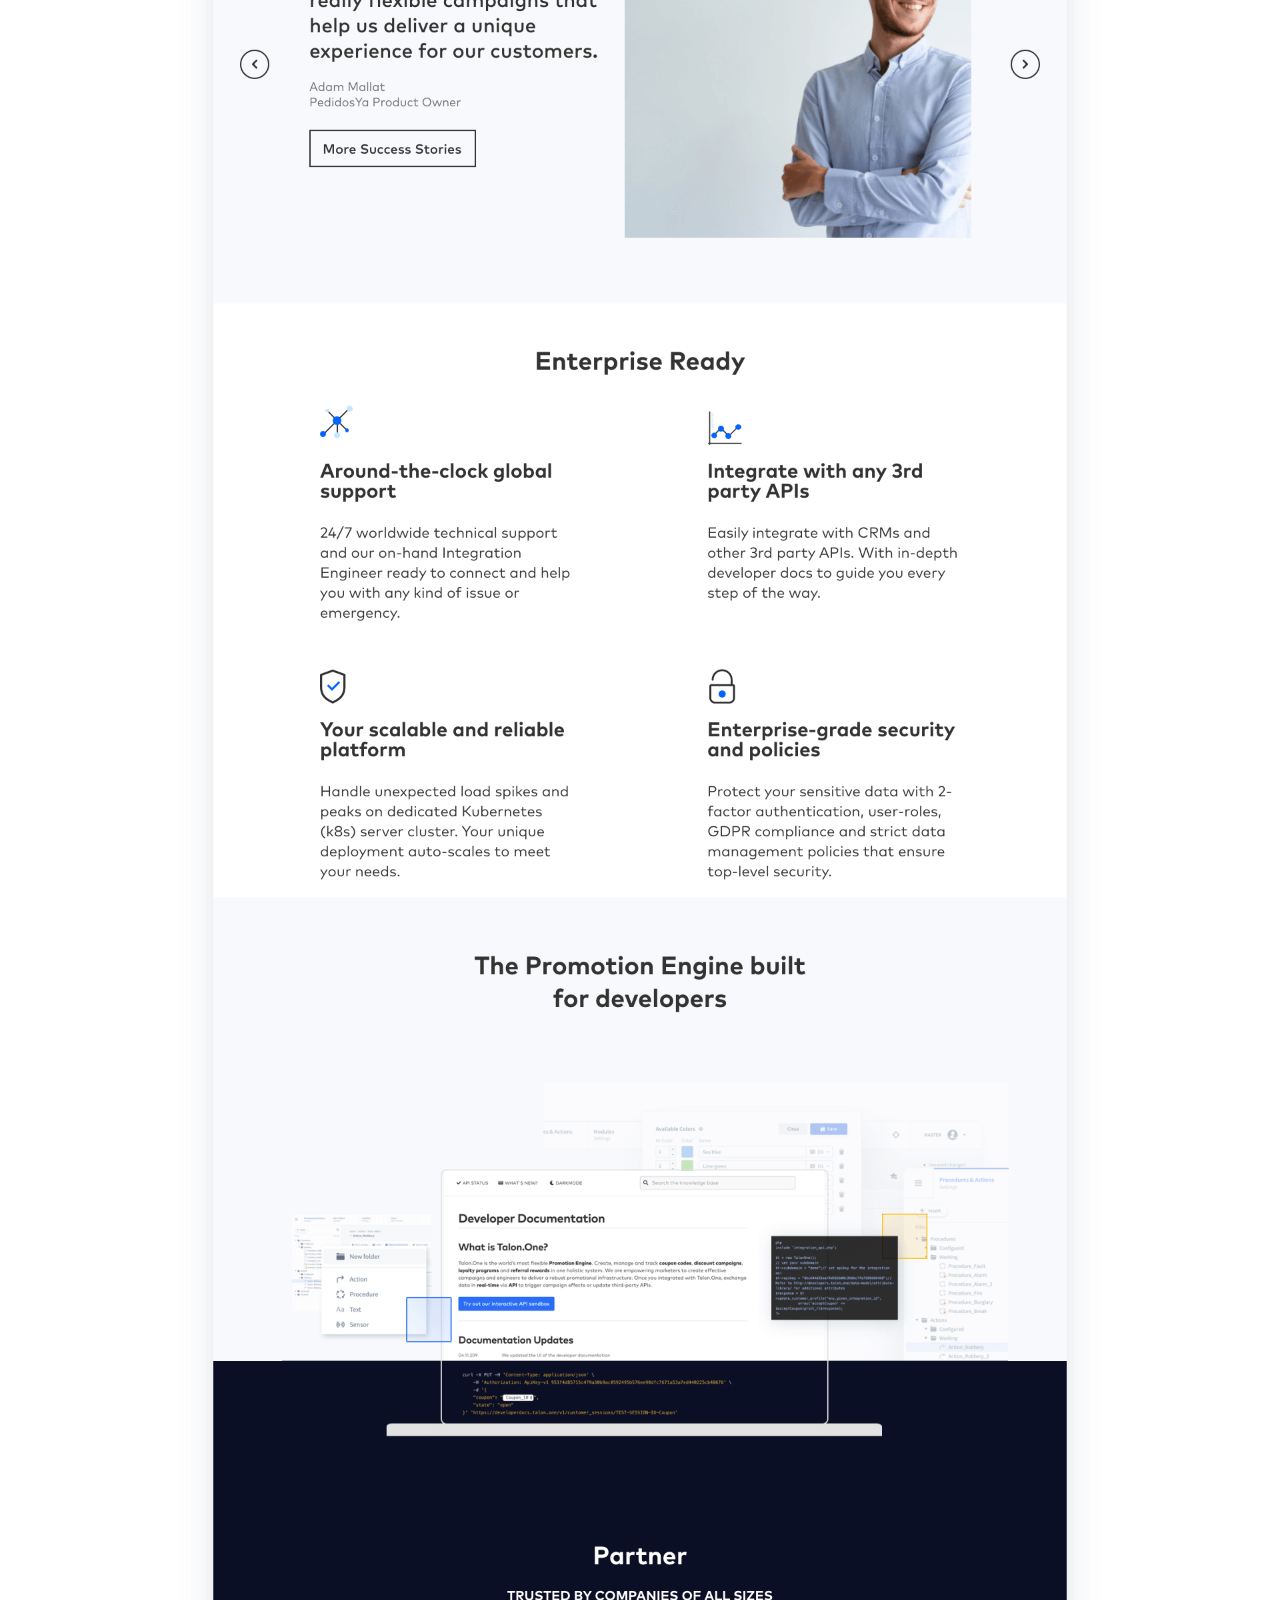
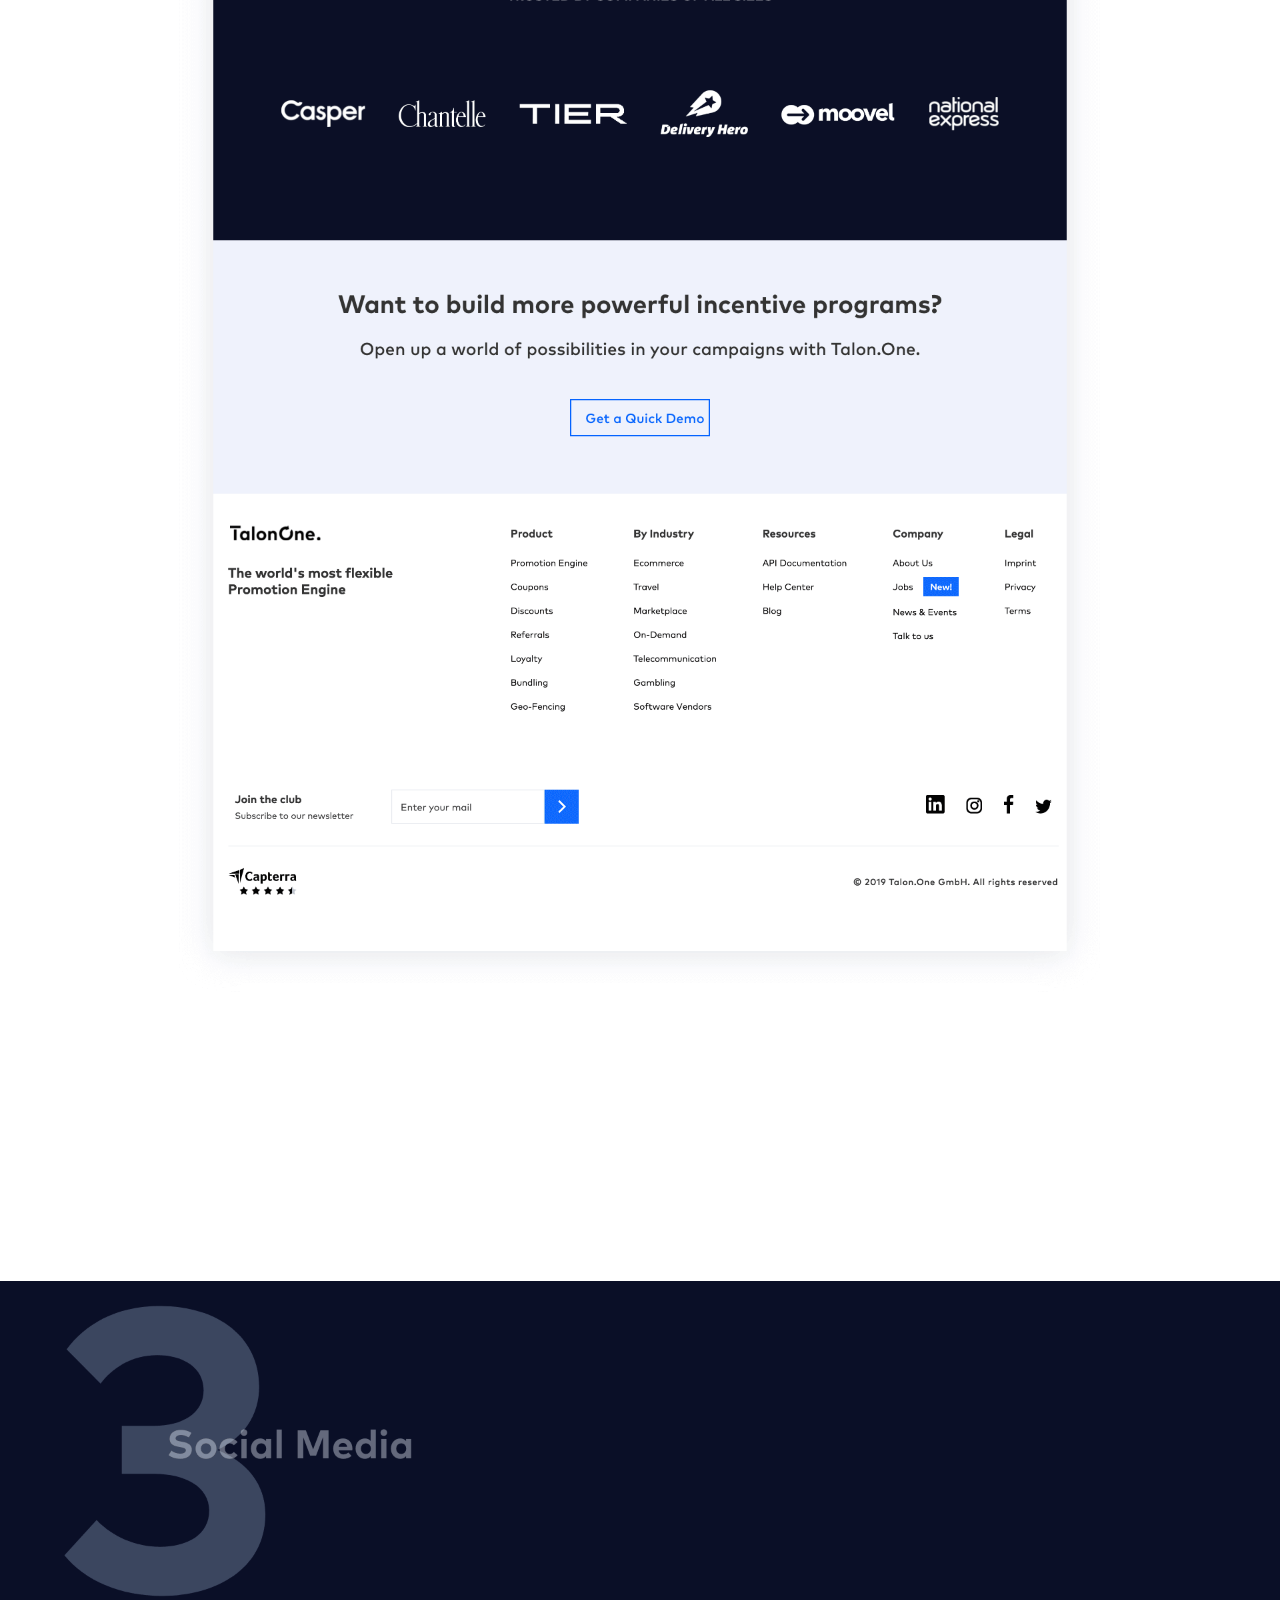
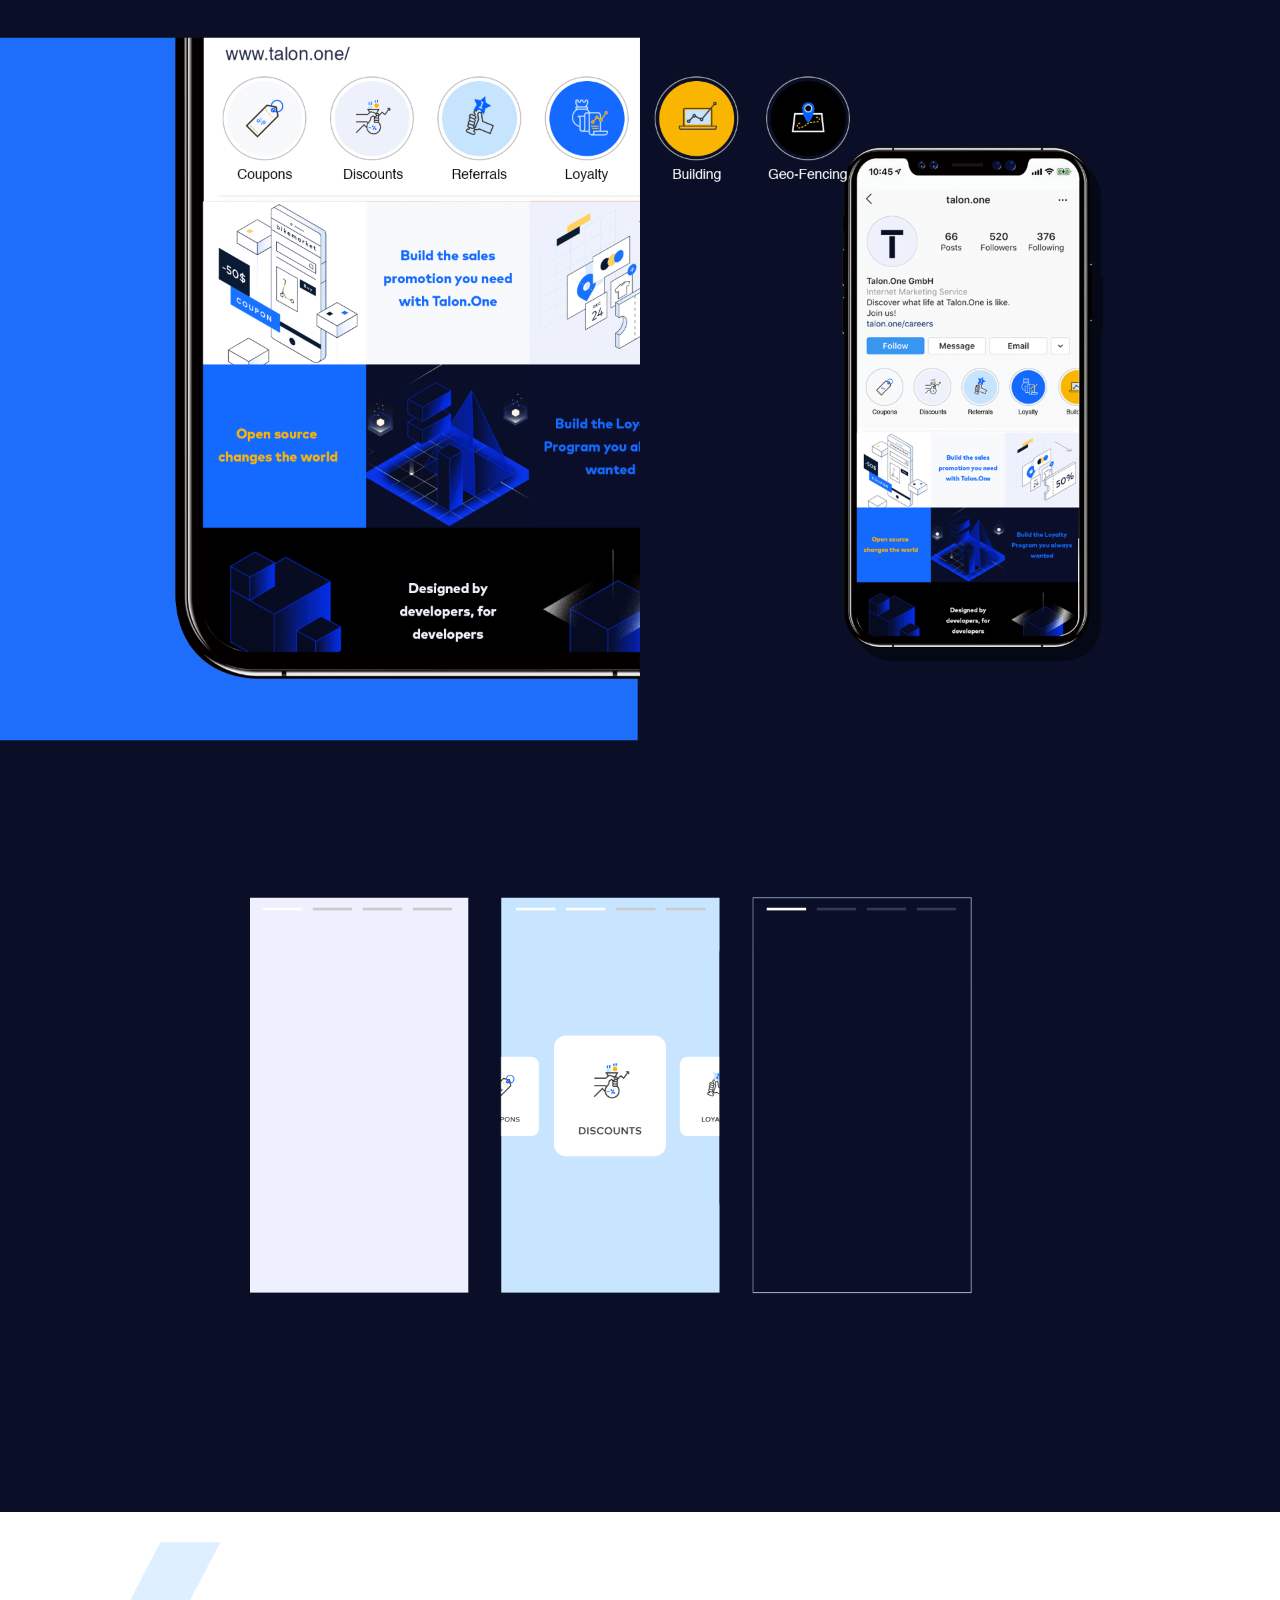
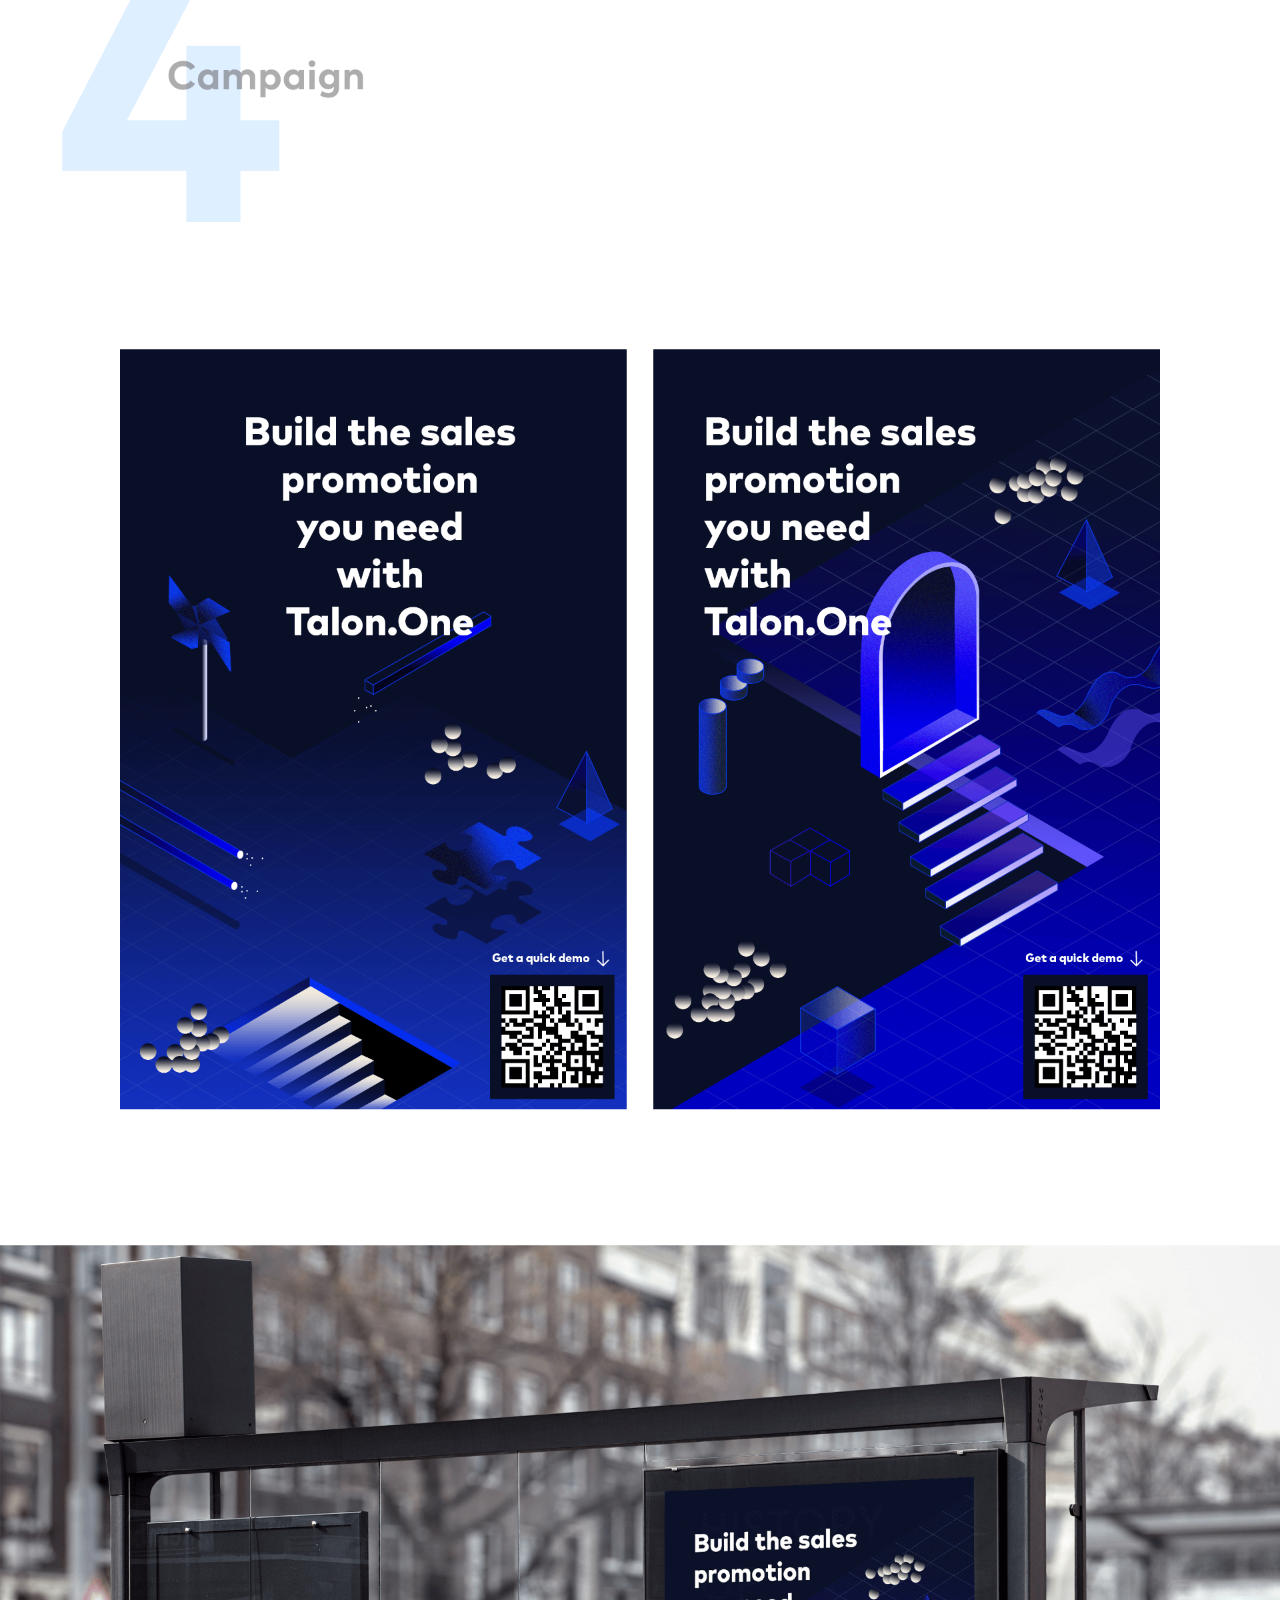
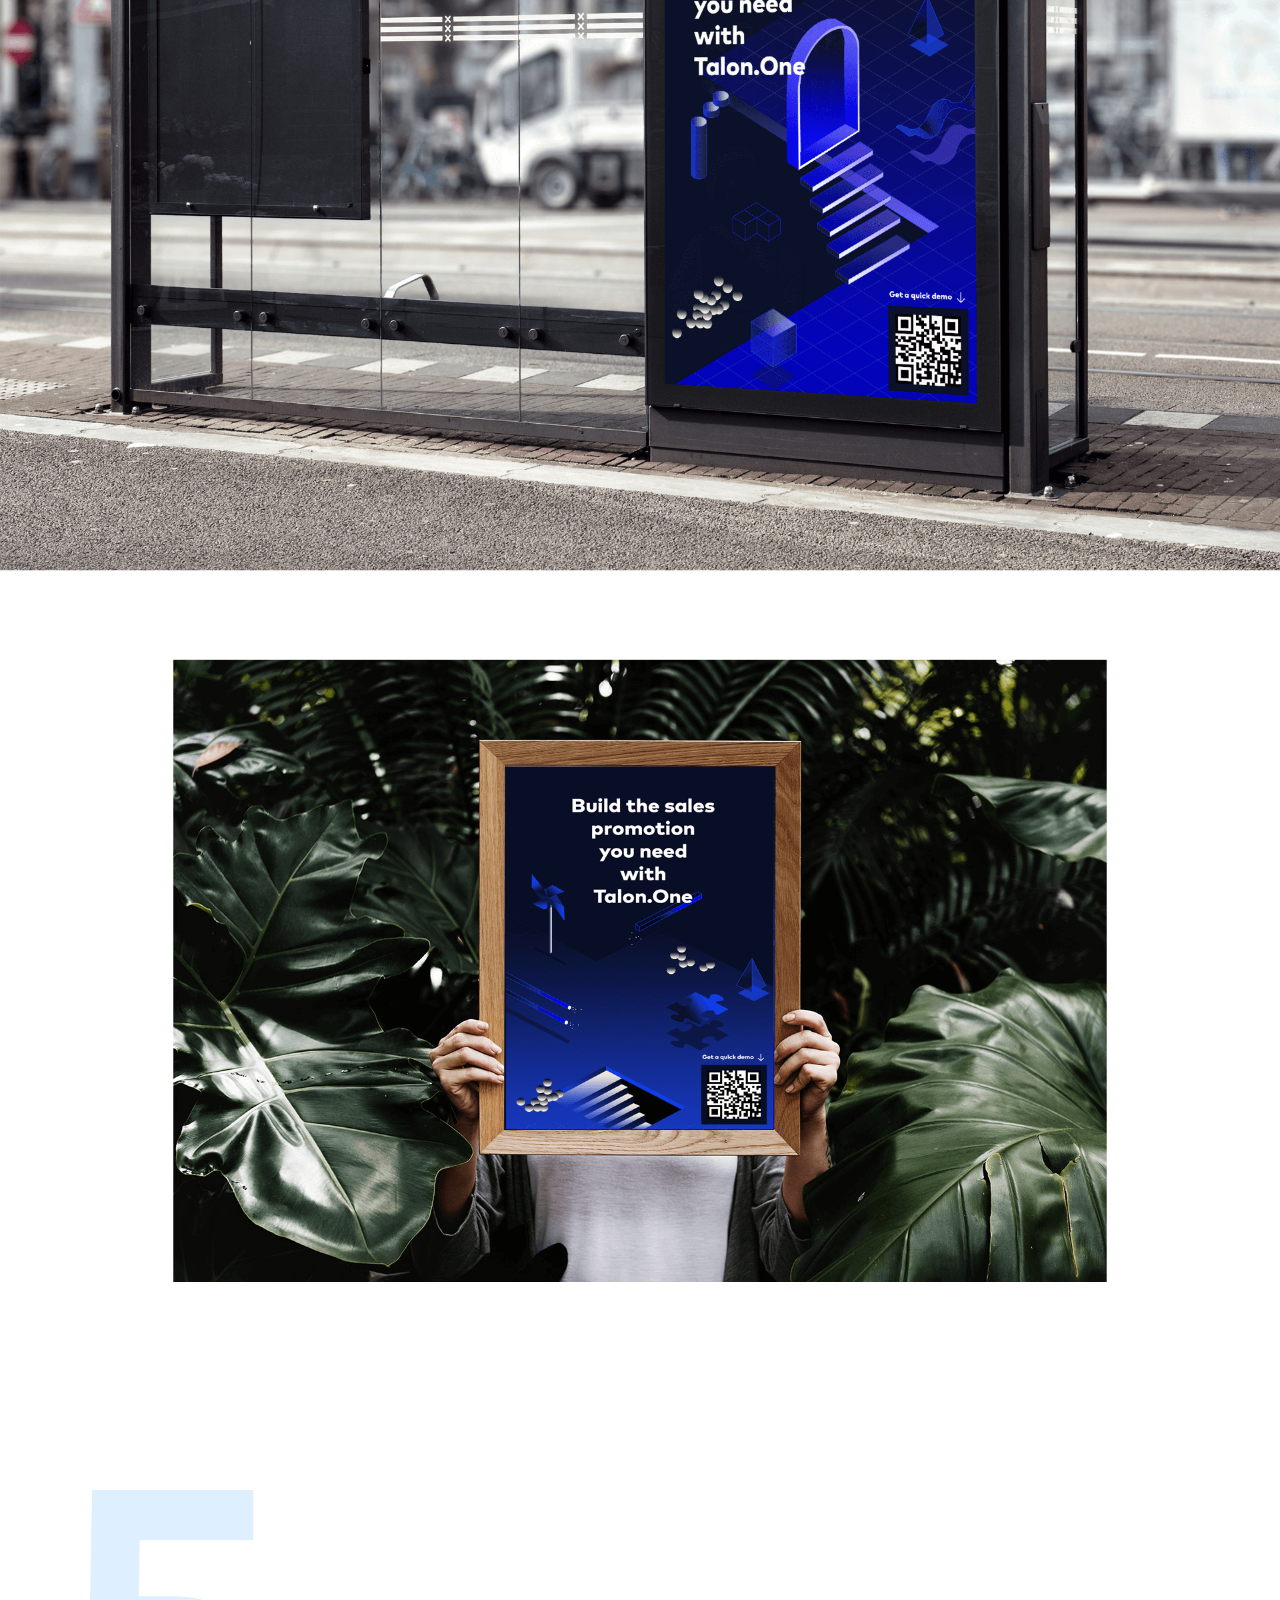
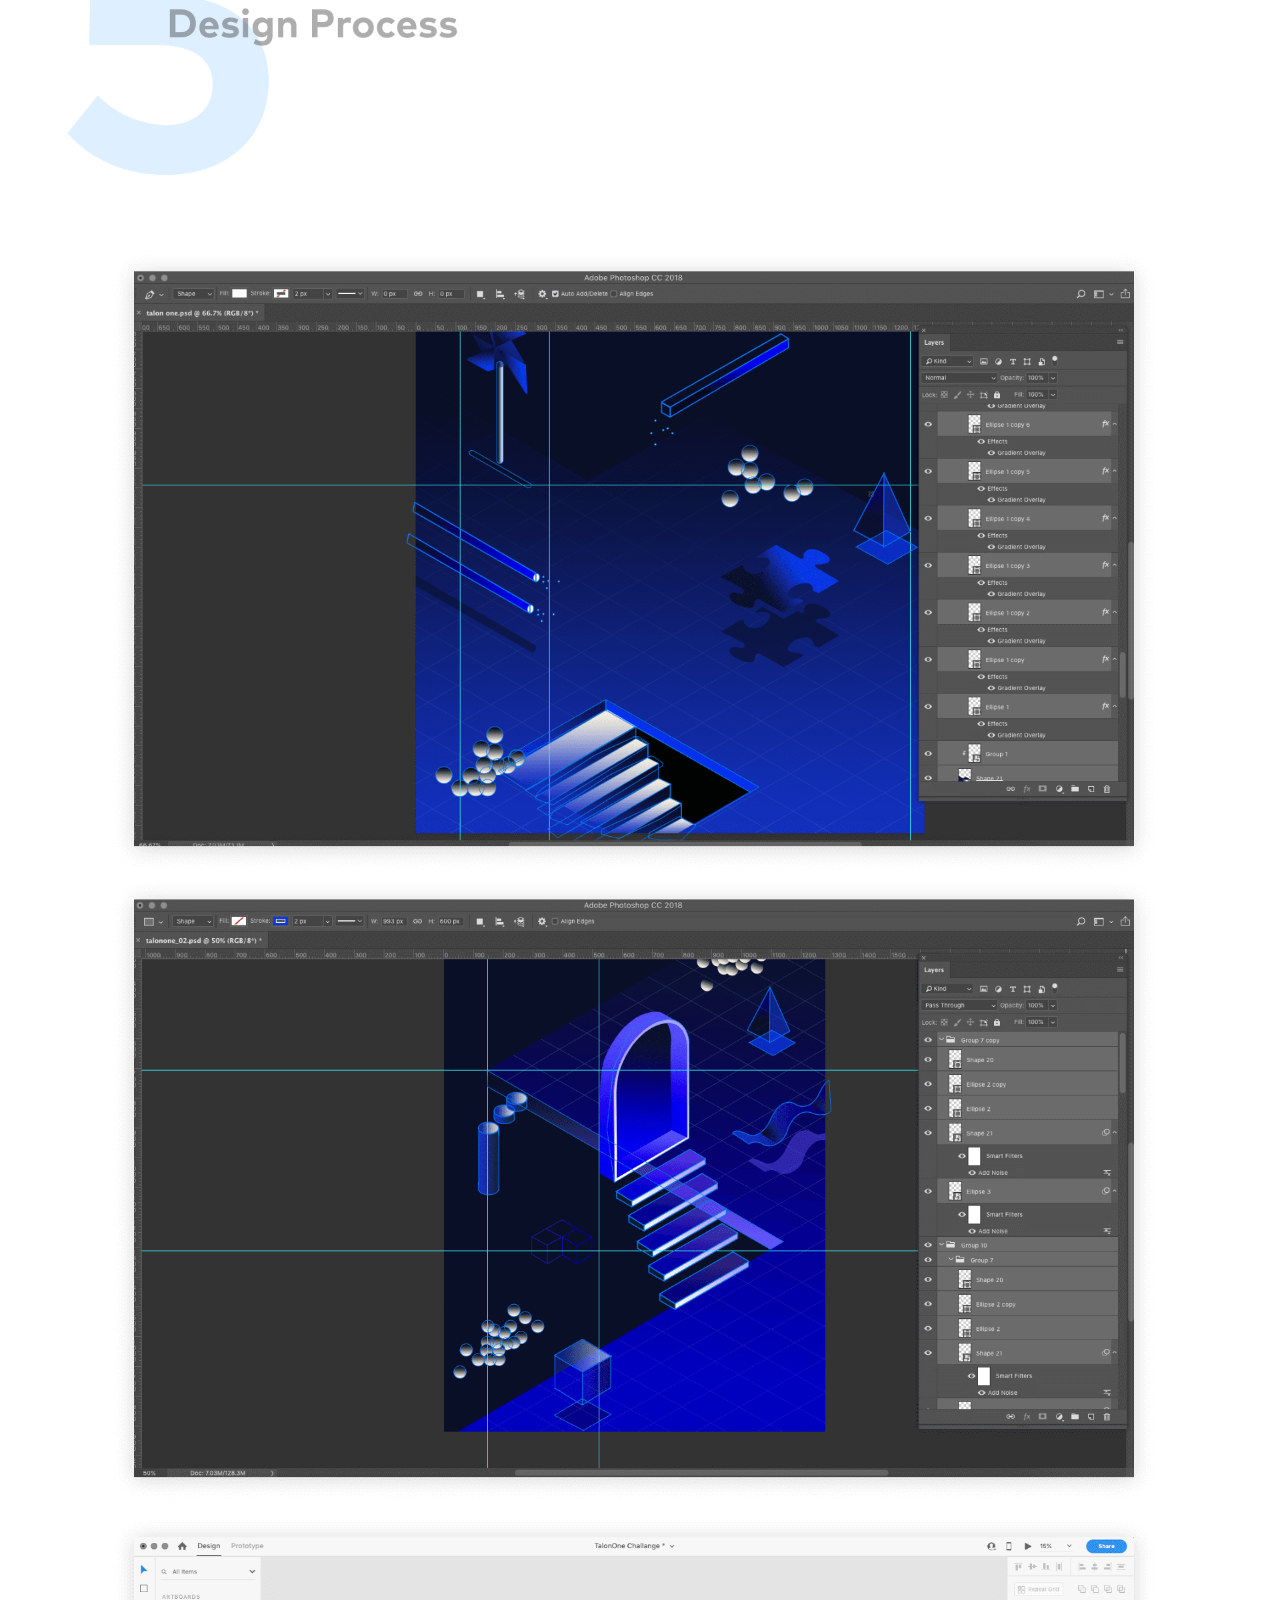
<file: profile/talonone.html>
<!--copyright © Yihui Liu-->
<!DOCTYPE html>
<html lang="EN">
<head>
    <meta charset="utf-8">
    <meta http-equiv="X-UA-Compatible" content="IE=edge">
    <meta name="viewport" content="width=device-width, initial-scale=1, user-scalable=0">
    <title>TalonOne Brand Redesign</title>
    <link rel="shortcut icon" href="images/favicon.ico" type="image/x-icon"/>
    <link rel="stylesheet" href="css/index.css">
    <link href="lib/bootstrap/css/bootstrap.css" rel="stylesheet">
    <link rel="stylesheet" href="https://cdnjs.cloudflare.com/ajax/libs/font-awesome/4.7.0/css/font-awesome.min.css">
    <script src="lib/html5shiv/html5shiv.min.js"></script>
    <script src="lib/respond/respond.min.js"></script>
</head>
<body>

<!--首页（1）两边 -->
<header class="nm_nav">
    <div class="nm_nav_pc hidden-xs">
        <a href="index.html" class="index">Y.H.Design</a>
        <a href="about.html" class="about">About</a>
    </div>
    <div class="nm_nav_m hidden-sm hidden-md hidden-lg">
        <a href="index.html" class="index">Y.H.Design</a>
        <a href="about.html" class="about">About</a>
    </div>
</header>
<!--首页（2）作品模块有视觉差 -->
<section class="talonne">
    <div class="talonone_box">
        <div class="bg hidden-xs" data-stellar-background-ratio="0">
            <div class="mouse">
                <div class="dot"></div>
            </div>
        </div>
        <div class="bg_m hidden-sm hidden-sm hidden-lg" data-stellar-background-ratio="0">
        </div>
        <div class="content_box">
                <div class="text">
                    <p class="text_02"> TalonOne Brand Redesign</p>
                    <p class="text_01">Role- <br> UI/UX, Graphic design, Illustrator</p>
                    <p class="text_01">Software- <br> Adobe Photosho, Adobe Illustrator, Adobe Xd, Sketch</p>
                    <p class="text_03_pc hidden-xs">
                        Content<br>
                        1- LogoRedesign<br>
                        2- HomePage<br>
                        3- Social Media <br> 
                        4- Paid campaign offline<br>
                        4- Design Process<br></p>
                        <br>
                   

                </div>
                <div class="work_01" >
                <div class="imgBox">
                    <img src="images/image_01.png" alt="">
                    <img src="images/image_02.gif" alt="">
                    <img src="images/image_03.png" alt="">
                    <img src="images/image_04.png" alt="">
                    <img src="images/image_05.png" alt="">
                    <img src="images/image_06.png" alt="">
                    <img src="images/image_07.gif" alt="">
                    <img src="images/image_07.png" alt="">
                    <img src="images/image_08.1.png" alt="">
                    <img src="images/image_08.2.png" alt="">
                    <img src="images/image_08.3.png" alt="">
                    <img src="images/image_09.png" alt="">      
				
                    <div class="next_pc hidden-xs">
                        <a href="mobile.html">Next- <br> UI/UX Project for open source community</a>
                        <a href="mobile.html" class="icon"><img src="images/arrow_next.png" alt=""></a>
                    </div>
                    <div class="next_m hidden-lg hidden-sm hidden-md">
                        <a href="mobile.html">Next- <br> UI/UX Project for open source community</a>
                        <a href="mobile.html" class="icon"><img src="images/arrow_next.png" alt=""></a>
                    </div>
                </div>
            </div>
        </div>
 </div>
</section>


   
<script src="js/jquery.stellar.js"></script>
<script src="js/index_stellar.js"></script>
<!--添加js样式-->
<script src="js/index.js"></script>
</body>
</html>
</file>
<file: profile/css/index.css>
/*======reset css======*/
body{
    font-size: 14px;
    font-family: "Microsoft YaHei",sans-serif;
    color: #333;
}
a{
    text-decoration: none;
    color: #333;
}
a:hover{
    text-decoration: none;
    color: #333;
}


/*======modal css======*/
.nm_nav{
}
.nm_nav_pc{
}
.nm_nav_pc a{
    color:#154735;
    font-family: sans-serif;
    font-size: 16px;
    font-weight: bold;
    display: inline-block;
    z-index: 1001;
}
.nm_nav_pc a:hover{
    color:#154735;
}
.nm_nav_pc .index{
    left: 5%;
    top: 50%;
    position: fixed;
    transform: rotate(-90deg);
    -ms-transform: rotate(-90deg);
    -webkit-transform: rotate(-90deg);
    z-index: 1001;
}
.nm_nav_pc .about{
    left: 90%;
    top: 50%;
    position: fixed;
    transform: rotate(90deg);
    -ms-transform: rotate(90deg);
    -webkit-transform: rotate(90deg);
}
.nm_nav_m{}
.nm_nav_m a{
    color:#154735;
    font-family: sans-serif;
    font-size: 16px;
    font-weight: bold;
    display: inline-block;
}
.nm_nav_m .index{
    left: 10px;
    top: 30px;
    position: fixed;
    z-index: 1001;
}
.nm_nav_m .about{
    right: 10px;
    top: 30px;
    position: fixed;
    z-index: 1001;
}
.nm_nav_m_about a{
    color:white;
    font-family: sans-serif;
    font-size: 16px;
    font-weight: bold;
    display: inline-block;
}
.nm_nav_m_about a:hover{
    color: white;
}
.nm_nav_m_about .index{
    left: 10px;
    top: 30px;
    position: fixed;
    z-index: 1001;
}
.nm_nav_m_about .about{
    right: 10px;
    top: 30px;
    position: fixed;
    z-index: 1001;
}
/*作品页面*/

.nm_project .intro{
    position: absolute;
    width: 100%;
}
.nm_project .text{
    color:#212121;
    font-family: sans-serif;
    font-size: 28px;
    display: block;
    width: 60%;
    text-align: center;
    position: relative;
    left:20%;
    margin-top: 25%;
}
.nm_project .icon{
    position: absolute;
    left: 50%;
    margin-left: -8px;
    padding-top: 70px;
    z-index: 1001;
}
.nm_project .work_container_pc{
    width: 70%;
    height: 1000px;
    left: 15%;
    position: absolute;
    margin-top: 20%;
}
.work_container_pc .work_01{
    width: 100%;
    display: block;
}
.work_container_pc .work_01 img{
    width: 100%;
}

.work_container_pc .work_02,
.work_container_pc .work_03,
.work_container_pc .work_04,
.work_container_pc .work_07,
.work_container_pc .work_05,
.work_container_pc .work_06{
    width: 100%;
    display: block;
    padding-top: 80px;
}
.work_container_pc .work_02 img,
.work_container_pc .work_03 img,
.work_container_pc .work_04 img,
.work_container_pc .work_05 img,
.work_container_pc .work_07 img,
.work_container_pc .work_06 img{
    width: 100%;
}
.work_container_pc .work_02 p,
.work_container_pc .work_03 p{
    color:#666666;
    font-family: sans-serif;
    font-size: 16px;
    left:30%;
    margin-left: -120px;
    display: inline-block;
    position: absolute;
    padding-top: 20px;
}
.work_container_pc .work_04 p,
.work_container_pc .work_06 p,
.work_container_pc .work_07 p,
.work_container_pc .work_05 p{
    color:#666666;
    font-family: sans-serif;
    font-size: 16px;
    left:30%;
    margin-left: -188px;
    display: inline-block;
    position: absolute;
    padding-top: 20px;
}

.work_container_pc .contact{
    width: 100%;
    display: block;
    padding-top: 200px;
}
.work_container_pc .contact img{
    width: 100%;
}
.work_container_pc .contact p{
    color:#212121;
    font-family: sans-serif;
    font-size: 28px;
    display: block;
    text-align: center;
    position: relative;
    padding-top: 100px;
}
.work_container_pc .email{
    padding-top: 100px;
    padding-bottom: 100px;
    position: absolute;
    left: 50%;
    margin-left:-140px ;

}
.work_container_pc .email a{
    display: inline-block;
    color:#154735;
    font-family: sans-serif;
    font-size: 16px;
    font-weight: bold;
    padding-right: 40px;
}
/*首页／移动端*/
.nm_project .work_container_m{
    width: 90%;
    height: 1000px;
    left:5%;
    position: absolute;
    margin-top: 40%;
}
.work_container_m .work_01{
    width: 100%;
    display: block;
}
.work_container_m .work_01 img{
    width: 100%;
    padding-bottom: 30px;
}

.work_container_m .contact img{
    width: 100%;
}
.work_container_m .contact p{
    display: inline-block;
    color:#212121;
    font-family: sans-serif;
    font-size: 14px;
    text-align: center;
    padding-top: 20px;
}
.work_container_m .email{
    position: absolute;
    padding-top: 20px;
    padding-bottom: 40px;
    left: 50%;
    margin-left: -120px;
}
.work_container_m .email a {
    color:#154735;
    font-family: sans-serif;
    font-size: 16px;
    font-weight: bold;
    display: inline-block;
    padding-right: 20px;
}
/*about页面*/
.nm_about_pc{
    width: 100%;
    position: relative;
}
.nm_about_pc .left{
    background: white;
    width: 50%;
    height: 1080px;
    position: fixed;
}
.nm_about_pc .left .imgBox{
    display: block;
    width: 50%;
    position: absolute;
    right: 10%;
    padding-top:20%;
}
.nm_about_pc .left .imgBox img{
    width: 100%;
    position: absolute;
}
.nm_about_pc .right{
    background: #154735;
    width: 50%;
    left:50%;
    height: 1080px;
    position: absolute;
}
.nm_about_pc .right .text_01{
    color: white;
    width: 70%;
    padding-left: 6%;
    padding-top: 20%;
    font-family: sans-serif;
    font-size: 22px;
    font-weight: bold;
    display: inline-block;
}
.nm_about_pc .right .text_02,
.nm_about_pc .right .text_03,
.nm_about_pc .right .contact{
    color: white;
    width: 40%;
    padding-left: 6%;
    padding-top: 10%;
    font-family: sans-serif;
    font-size: 16px;
    font-weight: bold;
    display: inline-block;
}
.nm_about_pc .right .text_04{
    color: white;
    padding-left: 6%;
    padding-top: 10%;
    font-family: sans-serif;
    font-size: 16px;
    display: inline-block;
}
.nm_about_pc .right a{
    color: white;
    padding-right: 20px;
}
.nm_about_pc .right .email{
    padding-left: 6%;
    display: block;
    padding-top: 10%;
    padding-bottom: 20%;
    font-family: sans-serif;
    font-size: 16px;
    font-weight: bold;
}
.nm_about_m{
    background: #154735;
    width: 100%;
    height: 1000px;
}
.nm_about_m .text_01{
    color: white;
    width: 90%;
    padding-left: 10%;
    text-align: left;
    padding-top: 40%;
    font-family: sans-serif;
    font-size: 18px;
    font-weight: bold;
    display: inline-block;
}
.nm_about_m .text_02,
.nm_about_m .text_03,
.nm_about_m .contact{
    color: white;
    width: 90%;
    padding-left: 10%;
    text-align: left;
    padding-top: 10%;
    font-family: sans-serif;
    font-size: 14px;
    font-weight: bold;
    display: inline-block;
}
.nm_about_m .text_04{
    color: white;
    padding-left: 10%;
    text-align: left;
    padding-top: 40%;
    font-family: sans-serif;
    font-size: 14px;
    display: block;
}
.nm_about_m  .email{
    position: absolute;
    padding-top: 20%;
    padding-bottom: 40px;
    left: 10%;

}
.nm_about_m  .email a {
    color:white;
    font-family: sans-serif;
    font-size: 16px;
    font-weight: bold;
    display: inline-block;
    padding-right: 20px;
}



/*插画页面*/

.mouse{
    position: absolute;
    width: 26px;
    height: 46px;
    border: 2px solid white;
    border-radius:20px;
    left:50%;
    margin-left: -13px;
    margin-top: 800px;
}
.mouse .dot{
    position: absolute;
    width: 6px;
    height: 6px;
    background: white;
    border-radius: 50%;
    margin-left: 8px;
    margin-top: 10px;
    animation: dot01 1s ease infinite alternate ;
}

@keyframes dot01 {
    from{}
    to{
        /*上下移动*/
        transform: translateY(20px)
    }
}

/*插画页面*/
.illustration{
    width: 100%;
}
.illustration_box{
    width: 100%;
    position: relative;
}
.illustration_box .bg {
    height:1080px;
    background: url("../images/illustration_01.png") no-repeat center/cover;
}
.illustration_box .bg_m{
    height:1080px;
    background: url("../images/illustration_01.png") no-repeat center/cover;
}
.illustration_box .content_box{
    width:100%;
    margin:0 auto;
    position: relative;
    background:white;
}
.illustration_box .content_box .text {
    background: white;
    height: 500px;
}
.content_box .text .text_01{
     display: block;
     color:#212121;
     font-family: sans-serif;
     font-size: 16px;
     font-weight: bold;
     text-align: left;
     padding-top: 40px;
    padding-left: 20%;
 }
.content_box .text .text_02{
    display: block;
    color:#212121;
    font-family: sans-serif;
    font-size: 20px;
    font-weight: bold;
    text-align: left;
    padding-top: 50px;
    padding-left: 20%;
}
.content_box .text .text_03_pc{
    display: block;
    color:#212121;
    font-family: sans-serif;
    font-size: 18px;
    width: 60%;
    text-align: left;
    padding-top: 50px;
    padding-left: 20%;
}
.content_box .text .text_03_m{
    display: block;
    color:#212121;
    font-family: sans-serif;
    font-size: 16px;
    width: 100%;
    text-align: left;
    padding-top: 50px;
    padding-left: 20%;
    padding-right: 20%;
}


.illustration_box .content_box .imgBox{
    width: 100%;
    position: absolute;
    display: block;
}
.illustration_box .content_box .imgBox img{
    width: 100%;
}
.illustration_box .content_box .imgBox .next_pc{
    height: 160px;
}
.illustration_box .content_box .imgBox .next_pc a{
    display: inline-block;
    color:#212121;
    font-family: sans-serif;
    font-size: 18px;
    margin-top: 40px;
    padding-left: 30%;
}
.illustration_box .content_box .imgBox .next_m{
    height: 160px;
}
.illustration_box .content_box .imgBox .next_m a{
    display: inline-block;
    color:#212121;
    font-family: sans-serif;
    font-size: 16px;
    margin-top: 40px;
    padding-left: 10%;
}
/*talonone*/
.talonone{
    width: 100%;
}
.talonone_box{
    width: 100%;
    position: relative;
}
.talonone_box .bg {
    height:1080px;
    background: url("../images/image_bg.png") no-repeat center/cover;
}
.talonone_box .bg_m{
    height:1080px;
    background: url("../images/image_bg.png") no-repeat center/cover;
}
.talonone_box .content_box{
    width:100%;
    margin:0 auto;
    position: relative;
    background:white;
}
.talonone_box .content_box .text {
    background: white;
    height: 500px;
}
.talonone_box .text .text_01{
     display: block;
     color:#212121;
     font-family: sans-serif;
     font-size: 16px;
     font-weight: bold;
     text-align: left;
     padding-top: 40px;
    padding-left: 20%;
 }
.talonone_box .text .text_02{
    display: block;
    color:#212121;
    font-family: sans-serif;
    font-size: 20px;
    font-weight: bold;
    text-align: left;
    padding-top: 50px;
    padding-left: 20%;
}
.talonone_box .text .text_03_pc{
    display: block;
    color:#212121;
    font-family: sans-serif;
    font-size: 18px;
    width: 60%;
    text-align: left;
    padding-top: 50px;
    padding-left: 20%;
}
.talonone_box .text .text_03_m{
    display: block;
    color:#212121;
    font-family: sans-serif;
    font-size: 16px;
    width: 100%;
    text-align: left;
    padding-top: 50px;
    padding-left: 20%;
    padding-right: 20%;
}


.talonone_box .content_box .imgBox{
    width: 100%;
    position: absolute;
    display: block;
}
.talonone_box .content_box .imgBox img{
    width: 100%;
}
.talonone_box .content_box .imgBox .next_pc{
    height: 160px;
}
.talonone_box .content_box .imgBox .next_pc a{
    display: inline-block;
    color:#212121;
    font-family: sans-serif;
    font-size: 18px;
    margin-top: 40px;
    padding-left: 30%;
}
.talonone_box .content_box .imgBox .next_m{
    height: 160px;
}
.talonone_box .content_box .imgBox .next_m a{
    display: inline-block;
    color:#212121;
    font-family: sans-serif;
    font-size: 16px;
    margin-top: 40px;
    padding-left: 10%;
}


/*spacebase*/
.spacebase{
    width: 100%;
}
.spacebase_box{
    width: 100%;
    position: relative;
}
.spacebase_box .bg {
    height:1080px;
    background: url("../images/spacebase_bg.png") no-repeat center/cover;
}
.spacebase_box .bg_m{
    height:1080px;
    background: url("../images/spacebase_bg.png") no-repeat center/cover;
}
.spacebase_box .content_box{
    width:100%;
    margin:0 auto;
    position: relative;
    background:white;
}
.spacebase_box .content_box .text {
    background: white;
    height: 500px;
}
.content_box .text .text_01{
     display: block;
     color:#212121;
     font-family: sans-serif;
     font-size: 16px;
     font-weight: bold;
     text-align: left;
     padding-top: 40px;
    padding-left: 20%;
 }
.content_box .text .text_02{
    display: block;
    color:#212121;
    font-family: sans-serif;
    font-size: 20px;
    font-weight: bold;
    text-align: left;
    padding-top: 50px;
    padding-left: 20%;
}
.content_box .text .text_03_pc{
    display: block;
    color:#212121;
    font-family: sans-serif;
    font-size: 18px;
    width: 60%;
    text-align: left;
    padding-top: 50px;
    padding-left: 20%;
}
.content_box .text .text_03_m{
    display: block;
    color:#212121;
    font-family: sans-serif;
    font-size: 16px;
    width: 100%;
    text-align: left;
    padding-top: 50px;
    padding-left: 20%;
    padding-right: 20%;
}


.spacebase_box .content_box .imgBox{
    width: 100%;
    position: absolute;
    display: block;
}
.spacebase_box .content_box .imgBox img{
    width: 100%;
}
.spacebase_box .content_box .imgBox .next_pc{
    height: 160px;
}
.spacebase_box .content_box .imgBox .next_pc a{
    display: inline-block;
    color:#212121;
    font-family: sans-serif;
    font-size: 18px;
    margin-top: 40px;
    padding-left: 30%;
}
.spacebase_box .content_box .imgBox .next_m{
    height: 160px;
}
.spacebase_box .content_box .imgBox .next_m a{
    display: inline-block;
    color:#212121;
    font-family: sans-serif;
    font-size: 16px;
    margin-top: 40px;
    padding-left: 10%;
}

/*颐和园页面*/
.summerpalace{
    width: 100%;
}
.summerpalace_box{
    width: 100%;
    position: relative;
}
.summerpalace_box .bg{
    height:1080px;
    background: url("../images/summerpalace_bg.png") no-repeat center/cover;
}

.summerpalace_box .bg_m{
    height:1080px;
    background: url("../images/summerpalace_bg.png") no-repeat center/cover;
}

.summerpalace_box .content_box{
    width:100%;
    margin:0 auto;
    position: relative;
    background:white;
}
.summerpalace_box .content_box .text {
    background: white;
    height: 500px;
}
.content_box .text .text_01{
    display: block;
    color:#212121;
    font-family: sans-serif;
    font-size: 16px;
    font-weight: bold;
    text-align: left;
    padding-top: 40px;
    padding-left: 10%;
}
.content_box .text .text_02{
    display: block;
    color:#212121;
    font-family: sans-serif;
    font-size: 20px;
    font-weight: bold;
    text-align: left;
    padding-top: 50px;
    padding-left: 10%;
}
.content_box .text .text_03_pc{
    display: block;
    color:#212121;
    font-family: sans-serif;
    font-size: 18px;
    width: 60%;
    text-align: left;
    padding-top: 50px;
    padding-left: 10%;
}

.summerpalace_box .content_box .imgBox{
    width: 100%;
    position: absolute;
    display: block;
}
.summerpalace_box .content_box .imgBox img{
    width: 100%;
  
}
.summerpalace_box .content_box .imgBox .next_pc{
    height: 160px;
}
.summerpalace_box .content_box .imgBox .next_pc a{
    display: inline-block;
    color:#212121;
    font-family: sans-serif;
    font-size: 18px;
    margin-top: 40px;
    padding-left: 30%;
}
.summerpalace_box .content_box .imgBox .next_m{
    height: 160px;
}
.summerpalace_box .content_box .imgBox .next_m a{
    display: inline-block;
    color:#212121;
    font-family: sans-serif;
    font-size: 16px;
    margin-top: 40px;
    padding-left: 10%;
}


/*web页面*/
.web{
    width: 100%;
}
.web_box{
    width: 100%;
    position: relative;
}
.web_box .bg {
    height:1080px;
    background: url("../images/web_bg.png") no-repeat center/cover;
}
.web_box .bg_m{
    height:1080px;
    background: url("../images/web_bg.png") no-repeat center/cover;
}

.web_box .content_box{
    width:100%;
    margin:0 auto;
    position: relative;
    background:white;
}
.web_box .content_box .text {
    background: white;
    height: 500px;
}
.content_box .text .text_01{
    display: block;
    color:#212121;
    font-family: sans-serif;
    font-size: 16px;
    font-weight: bold;
    text-align: left;
    padding-top: 40px;
    padding-left: 20%;
}
.content_box .text .text_02{
    display: block;
    color:#212121;
    font-family: sans-serif;
    font-size: 20px;
    font-weight: bold;
    text-align: left;
    padding-top: 50px;
    padding-left: 20%;
}
.content_box .text .text_03_pc{
    display: block;
    color:#212121;
    font-family: sans-serif;
    font-size: 18px;
    width: 60%;
    text-align: left;
    padding-top: 50px;
    padding-left: 20%;
}
.content_box .text .text_03_m{
    display: block;
    color:#212121;
    font-family: sans-serif;
    font-size: 14px;
    width: 100%;
    text-align: left;
    padding-top: 50px;
    padding-left: 20%;
    padding-right: 20%;
}

.web_box .content_box .imgBox{
    width: 100%;
    position: absolute;
}
.web_box .content_box .imgBox img{
    width: 100%;
}
.web_box .content_box .imgBox .next_pc{
    height: 160px;
}
.web_box .content_box .imgBox .next_pc a{
    display: inline-block;
    color:#212121;
    font-family: sans-serif;
    font-size: 18px;
    margin-top: 40px;
    padding-left: 30%;
}
.web_box .content_box .imgBox .next_m{
    height: 160px;
}
.web_box .content_box .imgBox .next_m a{
    display: inline-block;
    color:#212121;
    font-family: sans-serif;
    font-size: 16px;
    margin-top: 40px;
    padding-left: 10%;
}


/*mo ku页面*/
.moku{
    width: 100%;
}
.moku_box{
    width: 100%;
    position: relative;
}
.moku_box .bg{
    height:1080px;
    background: url("../images/moku_bg.png") no-repeat center/cover;
}
.moku_box .bg_m{
    height:1080px;
    background: url("../images/moku_bg.png") no-repeat center/cover;
}

.moku_box .content_box{
    width:100%;
    margin:0 auto;
    position: relative;
    background:white;
}
.moku_box .content_box .text {
    background: white;
    height: 500px;
}
.moku_box .text .text_01{
    display: block;
    color:#212121;
    font-family: sans-serif;
    font-size: 16px;
    font-weight: bold;
    text-align: left;
    padding-top: 40px;
    padding-left: 20%;
}
.moku_box .text .text_02{
    display: block;
    color:#212121;
    font-family: sans-serif;
    font-size: 20px;
    font-weight: bold;
    text-align: left;
    padding-top: 50px;
    padding-left: 20%;
}
.moku_box .text .text_03_pc{
    display: block;
    color:#212121;
    font-family: sans-serif;
    font-size: 18px;
    width: 60%;
    text-align: left;
    padding-top: 50px;
    padding-left: 20%;
}
.moku_box .text .text_03_m{
    display: block;
    color:#212121;
    font-family: sans-serif;
    font-size: 16px;
    width: 100%;
    text-align: left;
    padding-top: 50px;
    padding-left: 20%;
    padding-right: 20%;
}

.moku_box .content_box .imgBox{
    width: 100%;
    position: absolute;
}
.moku_box .content_box .imgBox img{
    width: 100%;
}
.moku_box .content_box .videoBox{
    width: 100%;
    position: absolute;
    display: block;
    padding-bottom: 50px;
}
.moku_box .content_box .videoBox video{
    width: 100%;
}
.moku_box .content_box .videoBox .next_pc{
    height: 160px;
    display: block;
}
.moku_box .content_box .videoBox .next_pc a{
    display: inline-block;
    color:#212121;
    font-family: sans-serif;
    font-size: 18px;
    margin-top: 40px;
    padding-left: 30%;
}
.moku_box .content_box .videoBox .next_m{
    height: 160px;
    display: block;
}
.moku_box .content_box .videoBox .next_m a{
    display: inline-block;
    color:#212121;
    font-family: sans-serif;
    font-size: 16px;
    margin-top: 40px;
    padding-left: 10%;
}
/*Penta*/
.branding{
    width: 100%;
}
.branding_box{
    width: 100%;
    position: relative;
}
.branding_box .bg{
    height:1080px;
    background: url("../images/branding_bg.png") no-repeat center/cover;
}
.branding_box .bg_m{
    height:1080px;
    background: url("../images/branding_bg.png") no-repeat center/cover;
}
.branding_box .content_box{
    width:100%;
    margin:0 auto;
    position: relative;
    background:white;
}
.web_box .content_box .text {
    background: white;
    height: 500px;
}
.content_box .text .text_01{
    display: block;
    color:#212121;
    font-family: sans-serif;
    font-size: 16px;
    font-weight: bold;
    text-align: left;
    padding-top: 40px;
    padding-left: 20%;
}
.content_box .text .text_02{
    display: block;
    color:#212121;
    font-family: sans-serif;
    font-size: 20px;
    font-weight: bold;
    text-align: left;
    padding-top: 50px;
    padding-left: 20%;
}
.content_box .text .text_03_pc{
    display: block;
    color:#212121;
    font-family: sans-serif;
    font-size: 18px;
    width: 60%;
    text-align: left;
    padding-top: 50px;
    padding-left: 20%;
}
.content_box .text .text_03_m{
    display: block;
    color:#212121;
    font-family: sans-serif;
    font-size: 16px;
    width: 100%;
    text-align: left;
    padding-top: 50px;
    padding-left: 20%;
    padding-right: 20%;
}

.branding_box .content_box .imgBox{
    width: 100%;
    position: absolute;
}
.branding_box .content_box .imgBox img{
    width: 100%;
}
.branding_box .content_box .videoBox{
    width: 80%;
    position: absolute;
    padding-left: 20%;
    display: block;
    padding-bottom: 50px;
}
.branding_box .content_box .videoBox video{
    width: 100%;
}
.branding_box .content_box .videoBox .next_pc{
    height: 160px;
    display: block;
}
.branding_box .content_box .videoBox .next_pc a{
    display: inline-block;
    color:#212121;
    font-family: sans-serif;
    font-size: 18px;
    margin-top: 40px;
    padding-left: 30%;
}
.branding_box .content_box .videoBox .next_m{
    height: 160px;
    display: block;
}
.branding_box .content_box .videoBox .next_m a{
    display: inline-block;
    color:#212121;
    font-family: sans-serif;
    font-size: 16px;
    margin-top: 40px;
    padding-left: 10%;
}
/*mobile*/
.mobile{
    width: 100%;
}
.mobile_box{
    width: 100%;
    position: relative;
}
.mobile_box .bg_m{
    height:1080px;
    background: url("../images/mobile_11.png") no-repeat center/cover;
}
.mobile_box .bg{
    height:1080px;
    background: url("../images/mobile_11.png") no-repeat center/cover;
}

.mobile_box .content_box{
    width:100%;
    margin:0 auto;
    position: relative;
    background:white;
}
.mobile_box .content_box .text {
    background: white;
    height: 500px;
}
.content_box .text .text_01{
    display: block;
    color:#212121;
    font-family: sans-serif;
    font-size: 16px;
    font-weight: bold;
    text-align: left;
    padding-top: 40px;
    padding-left: 20%;
}
.content_box .text .text_02{
    display: block;
    color:#212121;
    font-family: sans-serif;
    font-size: 20px;
    font-weight: bold;
    text-align: left;
    padding-top: 50px;
    padding-left: 20%;
}
.content_box .text .text_03_pc{
    display: block;
    color:#212121;
    font-family: sans-serif;
    font-size: 18px;
    width: 80%;
    text-align: left;
    padding-top: 50px;
    padding-left: 20%;
}
.mobile_box .content_box .imgBox{
    width: 100%;
    position: absolute;
}
.mobile_box .content_box .imgBox img{
    width: 100%;
}
.mobile_box .content_box .imgBox .next_pc{
    height: 160px;
}
.mobile_box .content_box .imgBox .next_pc a{
    display: inline-block;
    color:#212121;
    font-family: sans-serif;
    font-size: 18px;
    margin-top: 40px;
    padding-left: 30%;
}
.mobile_box .content_box .imgBox .next_m{
    height: 160px;
}
.mobile_box .content_box .imgBox .next_m a{
    display: inline-block;
    color:#212121;
    font-family: sans-serif;
    font-size: 16px;
    margin-top: 40px;
    padding-left: 10%;
}

/*design-page*/
.graphic{
    width: 100%;
}
.graphic_box{
    width: 100%;
    position: relative;
}
.graphic_box .bg{
    height:1080px;
    background: url("../images/design_01.png") no-repeat center/cover;
}
.graphic_box .bg_m{
    height:1080px;
    background: url("../images/design_01.png") no-repeat center/cover;
}
.graphic_box .content_box{
    width:100%;
    margin:0 auto;
    position: relative;
    background:white;
}
.graphic_box .content_box .text {
    background: white;
    height: 500px;
}
.content_box .text .text_01{
    display: block;
    color:#212121;
    font-family: sans-serif;
    font-size: 16px;
    font-weight: bold;
    text-align: left;
    padding-top: 40px;
    padding-left: 20%;
}
.content_box .text .text_02{
    display: block;
    color:#212121;
    font-family: sans-serif;
    font-size: 20px;
    font-weight: bold;
    text-align: left;
    padding-top: 50px;
    padding-left: 20%;
}

.graphic_box .content_box .imgBox{
    width: 100%;
    position: absolute;
}
.graphic_box .content_box .imgBox img{
    width: 100%;
}
.graphic_box .content_box .imgBox .next_pc{
    height: 160px;
}
.graphic_box .content_box .imgBox .next_pc a{
    display: inline-block;
    color:#212121;
    font-family: sans-serif;
    font-size: 18px;
    margin-top: 40px;
    padding-left: 30%;
}
.graphic_box .content_box .imgBox .next_m{
    height: 160px;
}
.graphic_box .content_box .imgBox .next_m a{
    display: inline-block;
    color:#212121;
    font-family: sans-serif;
    font-size: 16px;
    margin-top: 40px;
    padding-left: 10%;
}
/*design-page*/
.penta{
    width: 100%;
}
.penta_box{
    width: 100%;
    position: relative;
}
.penta_box .bg{
    height:1080px;
    background: url("../images/branding_bg.png") no-repeat center/cover;
}
.penta_box .bg_m{
    height:1080px;
    background: url("../images/branding_bg.png") no-repeat center/cover;
}

.penta_box .content_box{
    width:100%;
    margin:0 auto;
    position: relative;
    background:white;
}
.penta_box .content_box .text {
    background: white;
    height: 500px;
}
.penta_box .text .text_01{
    display: block;
    color:#212121;
    font-family: sans-serif;
    font-size: 16px;
    font-weight: bold;
    text-align: left;
    padding-top: 40px;
    padding-left: 10%;
}
.penta_box .text .text_02{
    display: block;
    color:#212121;
    font-family: sans-serif;
    font-size: 20px;
    font-weight: bold;
    text-align: left;
    padding-top: 50px;
    padding-left: 10%;
}

.penta_box .content_box .imgBox{
    width: 100%;
    position: absolute;
}
.penta_box .content_box .imgBox img{
    width: 100%;
}
.penta_box .content_box .imgBox .next_pc{
    height: 160px;
}
.penta_box .content_box .imgBox .next_pc a{
    display: inline-block;
    color:#212121;
    font-family: sans-serif;
    font-size: 18px;
    margin-top: 40px;
    padding-left: 30%;
}
.penta_box .content_box .imgBox .next_m{
    height: 160px;
}
.penta_box .content_box .imgBox .next_m a{
    display: inline-block;
    color:#212121;
    font-family: sans-serif;
    font-size: 16px;
    margin-top: 40px;
    padding-left: 10%;
}


/*miniprogram-page*/
.miniprogram{
    width: 100%;
}
.miniprogram_box{
    width: 100%;
    position: relative;
}
.miniprogram_box .bg{
    height:1080px;
    background: url("../images/miniprogram_01.png") no-repeat center/cover;
}
.miniprogram_box .bg_m{
    height:1080px;
    background: url("../images/miniprogram_01.png") no-repeat center/cover;
}
.miniprogram_box .content_box{
    width:100%;
    margin:0 auto;
    position: relative;
    background:white;
}
.miniprogram .content_box .text {
    background: white;
    height: 500px;
}
.miniprogram .text .text_01{
    display: block;
    color:#212121;
    font-family: sans-serif;
    font-size: 16px;
    font-weight: bold;
    text-align: left;
    padding-top: 40px;
    padding-left: 10%;
}
.miniprogram .text .text_02{
    display: block;
    color:#212121;
    font-family: sans-serif;
    font-size: 20px;
    font-weight: bold;
    text-align: left;
    padding-top: 50px;
    padding-left: 10%;
}

.miniprogram_box .content_box .imgBox{
    width: 100%;
    position: absolute;
}
.miniprogram_box .content_box .imgBox img{
    width: 100%;
}
.miniprogram_box .content_box .imgBox .next_pc{
    height: 160px;
}
.miniprogram_box .content_box .imgBox .next_pc a{
    display: inline-block;
    color:#212121;
    font-family: sans-serif;
    font-size: 18px;
    margin-top: 40px;
    padding-left: 30%;
}
.miniprogram_box .content_box .imgBox .next_m{
    height: 160px;
}
.miniprogram_box .content_box .imgBox .next_m a{
    display: inline-block;
    color:#212121;
    font-family: sans-serif;
    font-size: 16px;
    margin-top: 40px;
    padding-left: 10%;
}
</file>
